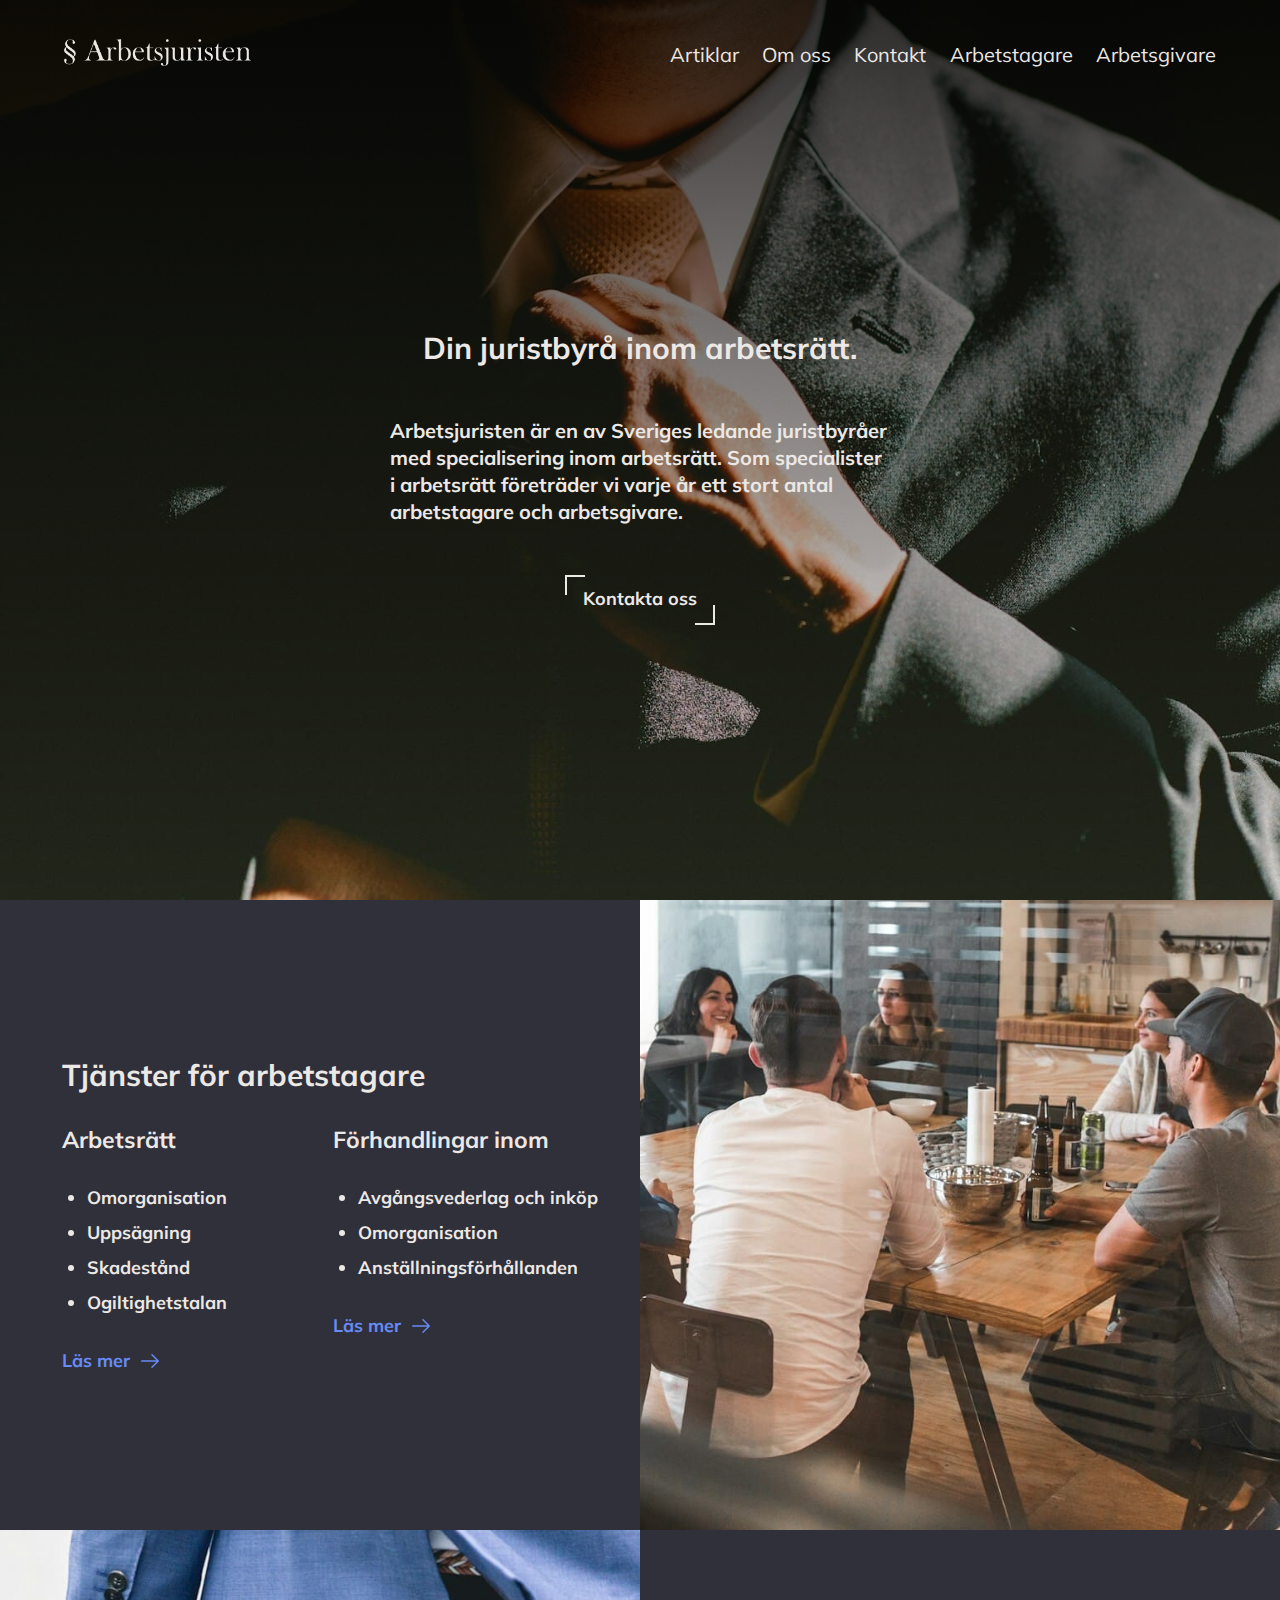
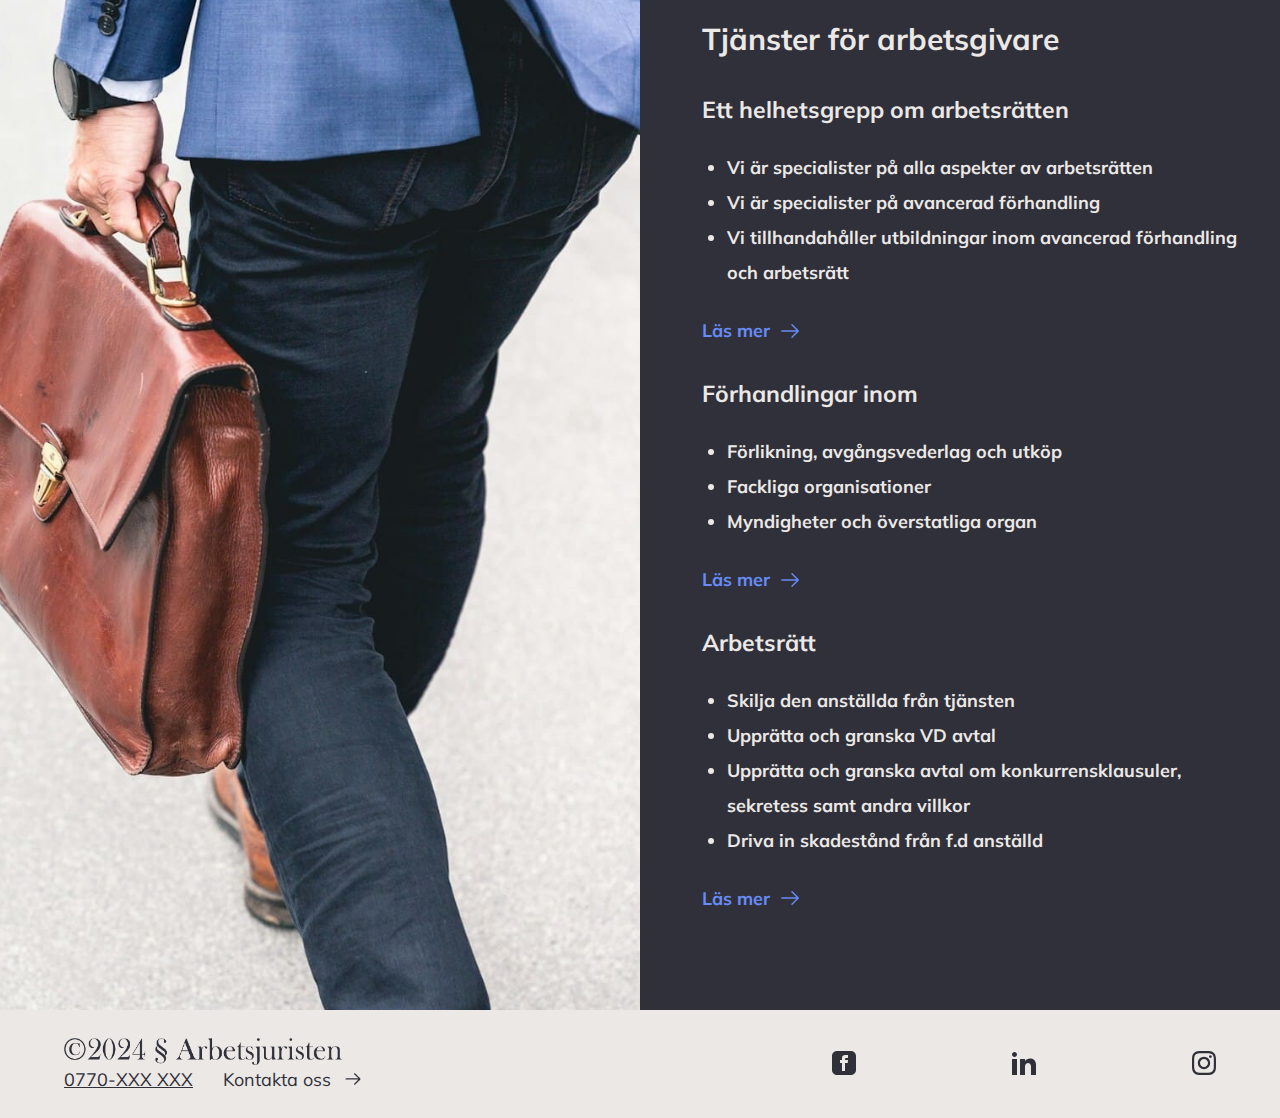
<file: index.html>
<!DOCTYPE html>
<html lang="en">
  <head>
    <meta charset="UTF-8" />
    <meta name="viewport" content="width=device-width, initial-scale=1.0" />
    <!-- Importing fonts -->
    <link rel="preconnect" href="https://fonts.googleapis.com" />
    <link rel="preconnect" href="https://fonts.gstatic.com" crossorigin />
    <link
      href="https://fonts.googleapis.com/css2?family=Mulish:wght@200..1000&display=swap"
      rel="stylesheet"
    />
    <link rel="stylesheet" href="./styles/style.css" />
    <title>§ Abetsjuristen</title>
    <link rel="icon" type="image/x-icon" href="icon/iconmonstr.ico" />
  </head>
  <body>
    <div class="homepage">
      <nav>
        <div class="logo">
          <a href="index.html">
            <img src="img/LogoLight.png" alt="Företagslogga" />
          </a>
        </div>
        <ul>
          <li>
            <a href="artiklar/artiklar.html">Artiklar</a>
            <div class="border-link"></div>
          </li>
          <li>
            <a href="omoss/omoss.html">Om oss</a>
            <div class="border-link"></div>
          </li>
          <li>
            <a href="kontakt/kontakt.html">Kontakt</a>
            <div class="border-link"></div>
          </li>
          <li>
            <a href="arbetstagare/arbetstagare.html">Arbetstagare</a>
            <div class="border-link"></div>
          </li>
          <li>
            <a href="arbetsgivare/arbetsgivare.html">Arbetsgivare</a>
            <div class="border-link"></div>
          </li>
        </ul>
      </nav>
      <div class="info-container">
        <h2>Din juristbyrå inom arbetsrätt.</h2>
        <div class="text-wrapper">
          <p>
            Arbetsjuristen är en av Sveriges ledande juristbyråer med
            specialisering inom arbetsrätt. Som specialister i arbetsrätt
            företräder vi varje år ett stort antal arbetstagare och
            arbetsgivare.
          </p>
        </div>
        <a class="button" href="kontakt/kontakt.html">
          <span class="border-line top-right-vertical"></span>
          <span class="border-line top-right-horizontal"></span>
          <p>Kontakta oss</p>
          <span class="border-line bottom-right-vertical"></span>
          <span class="border-line bottom-right-horizontal"></span>
        </a>
      </div>
    </div>
    <div class="services-for-workers">
      <div class="info-container-services">
        <div class="info-content-container-services">
          <h2>Tjänster för arbetstagare</h2>
          <div class="labour-and-negotiations-container">
            <div class="labour-law-container">
              <p>Arbetsrätt</p>
              <br />
              <ul>
                <li>Omorganisation</li>
                <li>Uppsägning</li>
                <li>Skadestånd</li>
                <li>Ogiltighetstalan</li>
              </ul>
              <br />
              <div class="read-more">
                <a href="arbetstagare/arbetstagare.html"
                  ><p>Läs mer</p>
                  <img src="icon/iconmonstr-arrow-right-lined.svg" alt=""
                /></a>
              </div>
            </div>
            <div class="negotiations-container">
              <p>Förhandlingar inom</p>
              <br />
              <ul>
                <li>Avgångsvederlag och inköp</li>
                <li>Omorganisation</li>
                <li>Anställningsförhållanden</li>
              </ul>
              <br />
              <div class="read-more">
                <a href="arbetstagare/arbetstagare.html"
                  ><p>Läs mer</p>
                  <img src="icon/iconmonstr-arrow-right-lined.svg" alt=""
                /></a>
              </div>
            </div>
          </div>
        </div>
      </div>
      <div class="image-wrapper-worker">
        <div class="service-wrapper">
          <h2>Tjänster för arbetstagare</h2>
        </div>
        <img
          src="img/Arbetstagare.jpg"
          alt="Arbetstagare som sitter runt ett bort och har trevliga konversationer med varandra."
        />
      </div>
    </div>

    <div class="services-for-employers">
      <div class="image-wrapper-employer">
        <div class="service-wrapper">
          <h2>Tjänster för arbetsgivare</h2>
        </div>
        <img
          src="img/Arbetsgivare.jpg"
          alt="Arbetsgivare i kostym som bär på en väska."
        />
      </div>
      <div class="info-container-services">
        <div class="info-content-container-services">
          <h2>Tjänster för arbetsgivare</h2>
          <div class="labour-and-negotiations-container">
            <div class="labour-law-container">
              <p>Ett helhetsgrepp om arbetsrätten</p>
              <br />
              <ul>
                <li>Vi är specialister på alla aspekter av arbetsrätten</li>
                <li>Vi är specialister på avancerad förhandling</li>
                <li>
                  Vi tillhandahåller utbildningar inom avancerad förhandling och
                  arbetsrätt
                </li>
              </ul>
              <br />
              <div class="read-more">
                <a href="arbetsgivare/arbetsgivare.html"
                  ><p>Läs mer</p>
                  <img src="icon/iconmonstr-arrow-right-lined.svg" alt=""
                /></a>
              </div>
            </div>
            <div class="negotiations-container">
              <p>Förhandlingar inom</p>
              <br />
              <ul>
                <li>Förlikning, avgångsvederlag och utköp</li>
                <li>Fackliga organisationer</li>
                <li>Myndigheter och överstatliga organ</li>
              </ul>
              <br />
              <div class="read-more">
                <a href="arbetsgivare/arbetsgivare.html"
                  ><p>Läs mer</p>
                  <img src="icon/iconmonstr-arrow-right-lined.svg" alt=""
                /></a>
              </div>
            </div>
            <div class="labour-law-comprehensive-container">
              <p>Arbetsrätt</p>
              <br />
              <ul>
                <li>Skilja den anställda från tjänsten</li>
                <li>Upprätta och granska VD avtal</li>
                <li>
                  Upprätta och granska avtal om konkurrensklausuler, sekretess
                  samt andra villkor
                </li>
                <li>Driva in skadestånd från f.d anställd</li>
              </ul>
              <br />
              <div class="read-more">
                <a href="arbetsgivare/arbetsgivare.html"
                  ><p>Läs mer</p>
                  <img src="icon/iconmonstr-arrow-right-lined.svg" alt=""
                /></a>
              </div>
            </div>
          </div>
        </div>
      </div>
    </div>
    <footer>
      <div class="footer-container">
        <div class="company-information-container">
          <div class="copyright-logo-wrapper">
            <img src="img/LogoDarkCopyright.png" alt="Företagslogga" />
          </div>
          <div class="contact-info-container">
            <p><a href="tel:0770-XXXXXX">0770-XXX XXX</a></p>
            <div class="contact-us">
              <a href="kontakt/kontakt.html"
                ><p>Kontakta oss</p>
                <img
                  src="icon/iconmonstr-arrow-right-lined-secondary.svg"
                  alt=""
              /></a>
            </div>
          </div>
        </div>
        <ul class="socials">
          <li>
            <a href="https://www.facebook.com/robin.hawiz/"
              ><img src="icon/iconmonstr-facebook-3.svg" alt="Facebook ikon"
            /></a>
          </li>
          <li>
            <a href="https://www.linkedin.com/in/robin-hawiz-328601173/"
              ><img src="icon/iconmonstr-linkedin-1.svg" alt="Linkedin ikon"
            /></a>
          </li>
          <li>
            <a href="https://www.instagram.com/robinhawiz/"
              ><img src="icon/iconmonstr-instagram-11.svg" alt="Instagram ikon"
            /></a>
          </li>
        </ul>
      </div>
    </footer>
  </body>
</html>
</file>
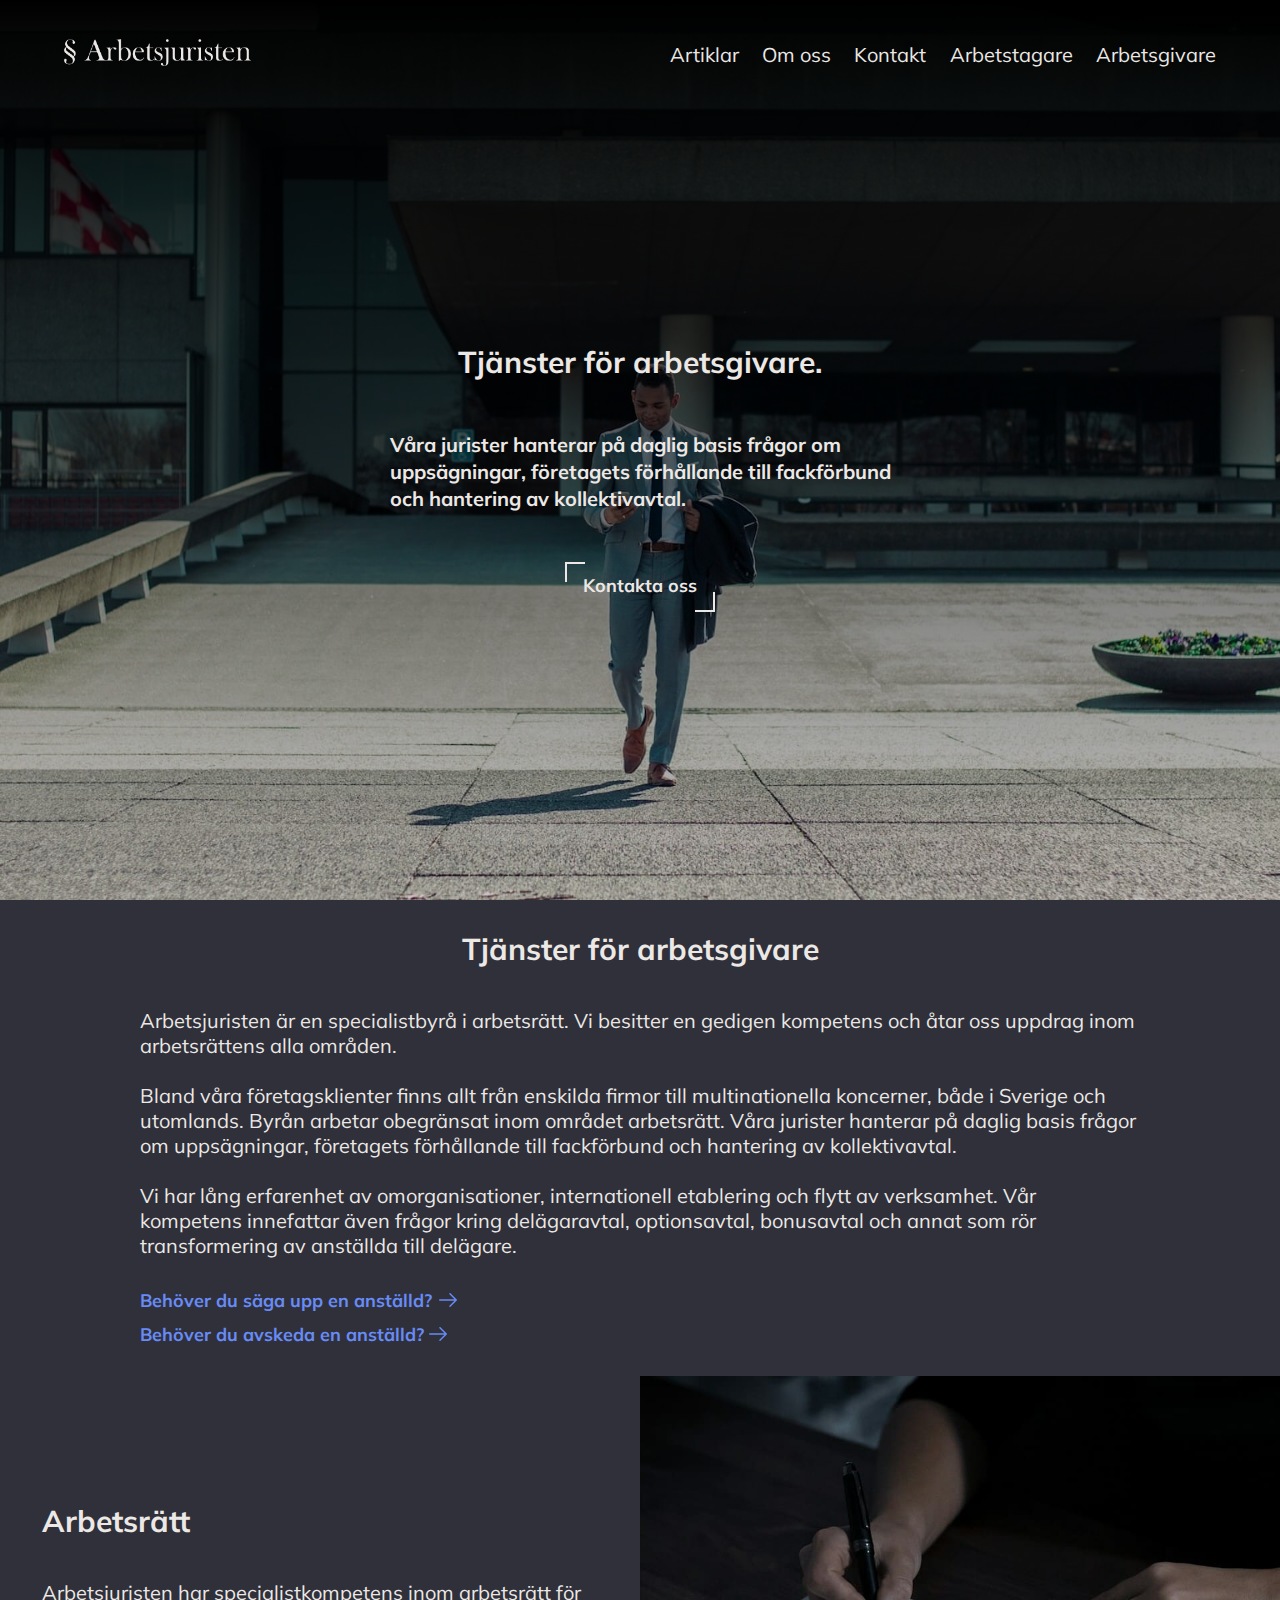
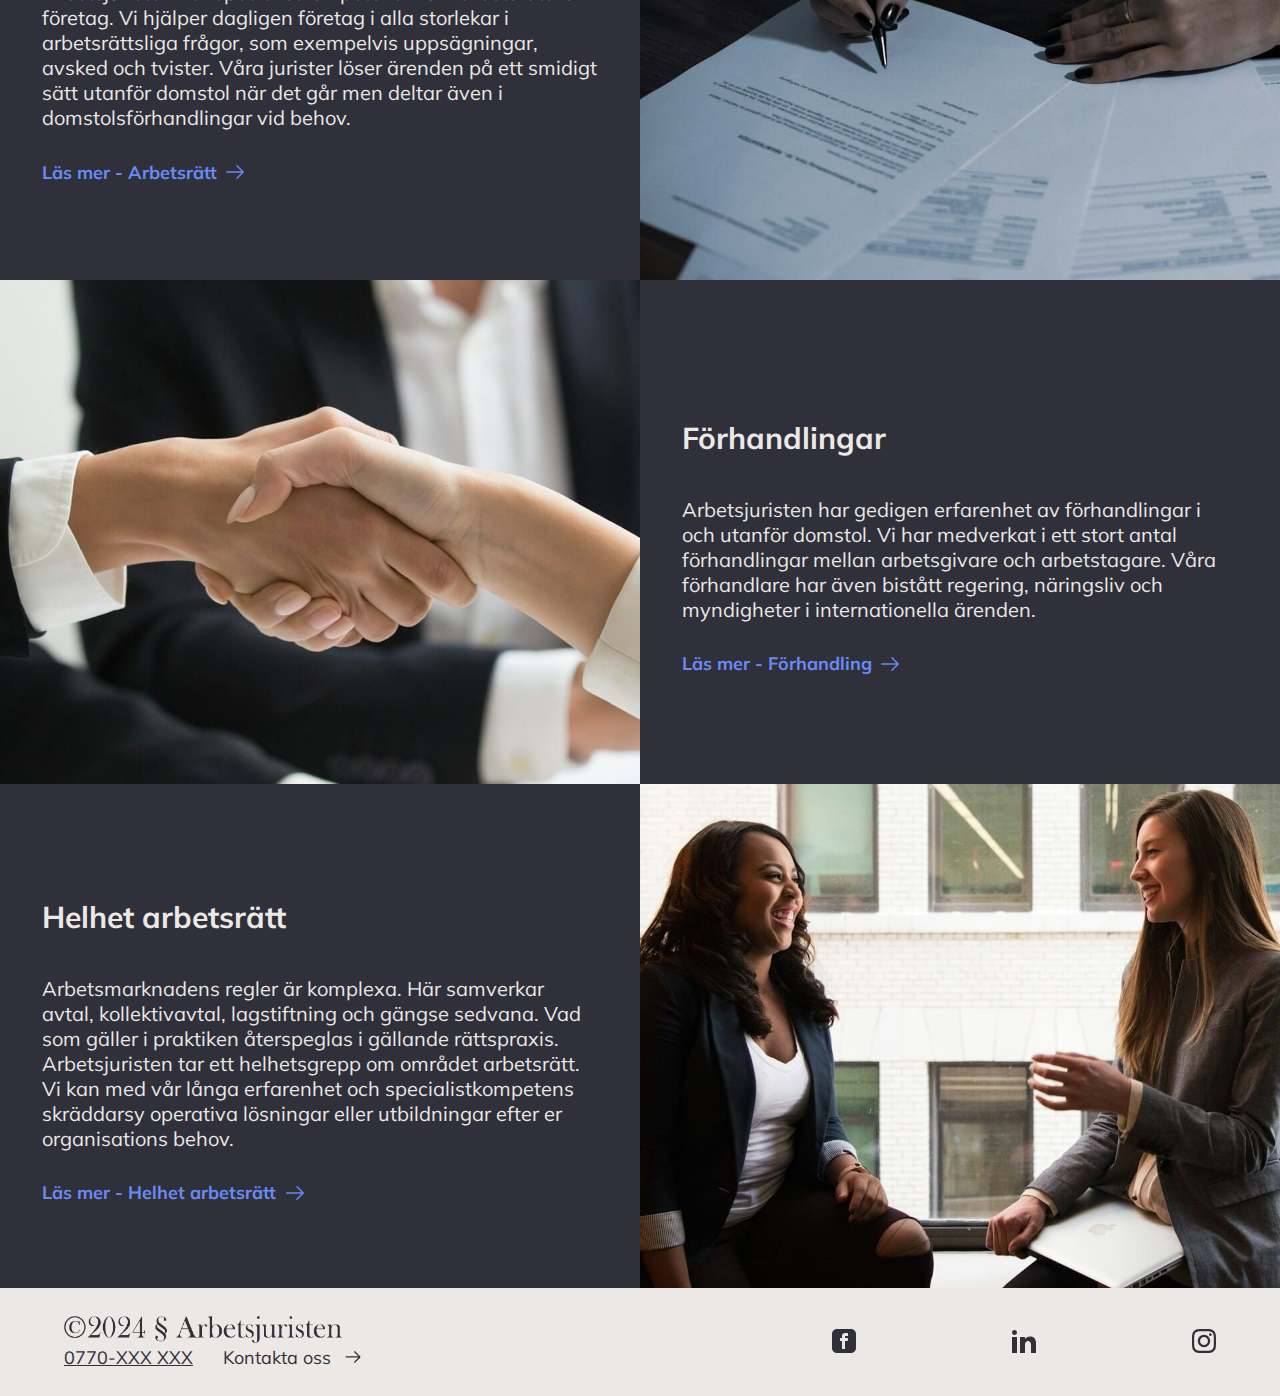
<file: arbetsgivare/arbetsgivare.html>
<!DOCTYPE html>
<html lang="en">
  <head>
    <meta charset="UTF-8" />
    <meta name="viewport" content="width=device-width, initial-scale=1.0" />
    <!-- Importing fonts -->
    <link rel="preconnect" href="https://fonts.googleapis.com" />
    <link rel="preconnect" href="https://fonts.gstatic.com" crossorigin />
    <link
      href="https://fonts.googleapis.com/css2?family=Mulish:wght@200..1000&display=swap"
      rel="stylesheet"
    />
    <link rel="stylesheet" href="../styles/style.css" />
    <title>§ Abetsjuristen</title>
    <link rel="icon" type="image/x-icon" href="../icon/iconmonstr.ico" />
  </head>
  <body>
    <div class="employer-page">
      <nav>
        <div class="logo">
          <a href="../index.html">
            <img src="../img/LogoLight.png" alt="Företagslogga" />
          </a>
        </div>
        <ul>
          <li>
            <a href="../artiklar/artiklar.html">Artiklar</a>
            <div class="border-link"></div>
          </li>
          <li>
            <a href="../omoss/omoss.html">Om oss</a>
            <div class="border-link"></div>
          </li>
          <li>
            <a href="../kontakt/kontakt.html">Kontakt</a>
            <div class="border-link"></div>
          </li>
          <li>
            <a href="../arbetstagare/arbetstagare.html">Arbetstagare</a>
            <div class="border-link"></div>
          </li>
          <li>
            <a href="../arbetsgivare/arbetsgivare.html">Arbetsgivare</a>
            <div class="border-link"></div>
          </li>
        </ul>
      </nav>
      <div class="info-container">
        <h2>Tjänster för arbetsgivare.</h2>
        <div class="text-wrapper">
          <p>
            Våra jurister hanterar på daglig basis frågor om uppsägningar,
            företagets förhållande till fackförbund och hantering av
            kollektivavtal.
          </p>
        </div>
        <a class="button" href="../kontakt/kontakt.html">
          <span class="border-line top-right-vertical"></span>
          <span class="border-line top-right-horizontal"></span>
          <p>Kontakta oss</p>
          <span class="border-line bottom-right-vertical"></span>
          <span class="border-line bottom-right-horizontal"></span>
        </a>
      </div>
    </div>
    <div class="introduction">
      <div class="introduction-container">
        <h2>Tjänster för arbetsgivare</h2>
        <p>
          Arbetsjuristen är en specialistbyrå i arbetsrätt. Vi besitter en
          gedigen kompetens och åtar oss uppdrag inom arbetsrättens alla
          områden.<br /><br />
          Bland våra företagsklienter finns allt från enskilda firmor till
          multinationella koncerner, både i Sverige och utomlands. Byrån arbetar
          obegränsat inom området arbetsrätt. Våra jurister hanterar på daglig
          basis frågor om uppsägningar, företagets förhållande till fackförbund
          och hantering av kollektivavtal.<br /><br />
          Vi har lång erfarenhet av omorganisationer, internationell etablering
          och flytt av verksamhet. Vår kompetens innefattar även frågor kring
          delägaravtal, optionsavtal, bonusavtal och annat som rör
          transformering av anställda till delägare.
        </p>
        <div class="read-more read-more-1">
          <a href="../artiklar/artiklar.html"
            ><p>Behöver du säga upp en anställd?</p>
            <img src="../icon/iconmonstr-arrow-right-lined.svg" alt=""
          /></a>
        </div>
        <div class="read-more read-more-2">
          <a href="../artiklar/artiklar.html"
            ><p>Behöver du avskeda en anställd?</p>
            <img src="../icon/iconmonstr-arrow-right-lined.svg" alt=""
          /></a>
        </div>
      </div>
    </div>
    <div class="labour-law services-page">
      <div class="services-wrapper">
        <div class="services-container">
          <h2>Arbetsrätt</h2>
          <p>
            Arbetsjuristen har specialistkompetens inom arbetsrätt för företag.
            Vi hjälper dagligen företag i alla storlekar i arbetsrättsliga
            frågor, som exempelvis uppsägningar, avsked och tvister. Våra
            jurister löser ärenden på ett smidigt sätt utanför domstol när det
            går men deltar även i domstolsförhandlingar vid behov.
          </p>
          <div class="read-more">
            <a href="tjänster/arbetsrätt.html"
              ><p>Läs mer - Arbetsrätt</p>
              <img src="../icon/iconmonstr-arrow-right-lined.svg" alt=""
            /></a>
          </div>
        </div>
      </div>
      <div class="img-wrapper">
        <div class="text-wrapper">
          <h2>Arbetsrätt</h2>
        </div>
        <img
          src="../img/ArbetsrättArbetsgivare.jpg"
          alt="Person som sitter vid ett skrivbord och skriver på ett flertal dokument."
        />
      </div>
    </div>
    <div class="negotiations services-page">
      <div class="img-wrapper">
        <div class="text-wrapper">
          <h2>Förhandlingar</h2>
        </div>
        <img
          src="../img/FörhandlingarArbetsgivare.jpg"
          alt="Två personer som skakar hand med varandra"
        />
      </div>
      <div class="services-wrapper">
        <div class="services-container">
          <h2>Förhandlingar</h2>
          <p>
            Arbetsjuristen har gedigen erfarenhet av förhandlingar i och utanför
            domstol. Vi har medverkat i ett stort antal förhandlingar mellan
            arbetsgivare och arbetstagare. Våra förhandlare har även bistått
            regering, näringsliv och myndigheter i internationella ärenden.
          </p>
          <div class="read-more negotiations">
            <a href="tjänster/förhandling.html"
              ><p>Läs mer - Förhandling</p>
              <img src="../icon/iconmonstr-arrow-right-lined.svg" alt=""
            /></a>
          </div>
        </div>
      </div>
    </div>
    <div class="overall-labour-law services-page">
      <div class="services-wrapper">
        <div class="services-container">
          <h2>Helhet arbetsrätt</h2>
          <p>
            Arbetsmarknadens regler är komplexa. Här samverkar avtal,
            kollektivavtal, lagstiftning och gängse sedvana. Vad som gäller i
            praktiken återspeglas i gällande rättspraxis. Arbetsjuristen tar ett
            helhetsgrepp om området arbetsrätt. Vi kan med vår långa erfarenhet
            och specialistkompetens skräddarsy operativa lösningar eller
            utbildningar efter er organisations behov.
          </p>
          <div class="read-more overall-labour-law">
            <a href="tjänster/helhetarbetsrätt.html"
              ><p>Läs mer - Helhet arbetsrätt</p>
              <img src="../icon/iconmonstr-arrow-right-lined.svg" alt=""
            /></a>
          </div>
        </div>
      </div>
      <div class="img-wrapper">
        <div class="text-wrapper">
          <h2>Helhet arbetsrätt</h2>
        </div>
        <img
          class="overall-labour-law"
          src="../img/HelhetArbetsrättArbetsgivare.jpg"
          alt="Två kvinnor som sitter vid ett fönster och talar med varandra."
        />
      </div>
    </div>
    <footer>
      <div class="footer-container">
        <div class="company-information-container">
          <div class="copyright-logo-wrapper">
            <img src="../img/LogoDarkCopyright.png" alt="Företagslogga" />
          </div>
          <div class="contact-info-container">
            <p><a href="tel:0770-XXXXXX">0770-XXX XXX</a></p>
            <div class="contact-us">
              <a href="../kontakt/kontakt.html"
                ><p>Kontakta oss</p>
                <img
                  src="../icon/iconmonstr-arrow-right-lined-secondary.svg"
                  alt=""
              /></a>
            </div>
          </div>
        </div>
        <ul class="socials">
          <li>
            <a href="https://www.facebook.com/robin.hawiz/"
              ><img src="../icon/iconmonstr-facebook-3.svg" alt="Facebook ikon"
            /></a>
          </li>
          <li>
            <a href="https://www.linkedin.com/in/robin-hawiz-328601173/"
              ><img src="../icon/iconmonstr-linkedin-1.svg" alt="LinkedIn ikon"
            /></a>
          </li>
          <li>
            <a href="https://www.instagram.com/robinhawiz/"
              ><img
                src="../icon/iconmonstr-instagram-11.svg"
                alt="Instagram ikon"
            /></a>
          </li>
        </ul>
      </div>
    </footer>
  </body>
</html>
</file>
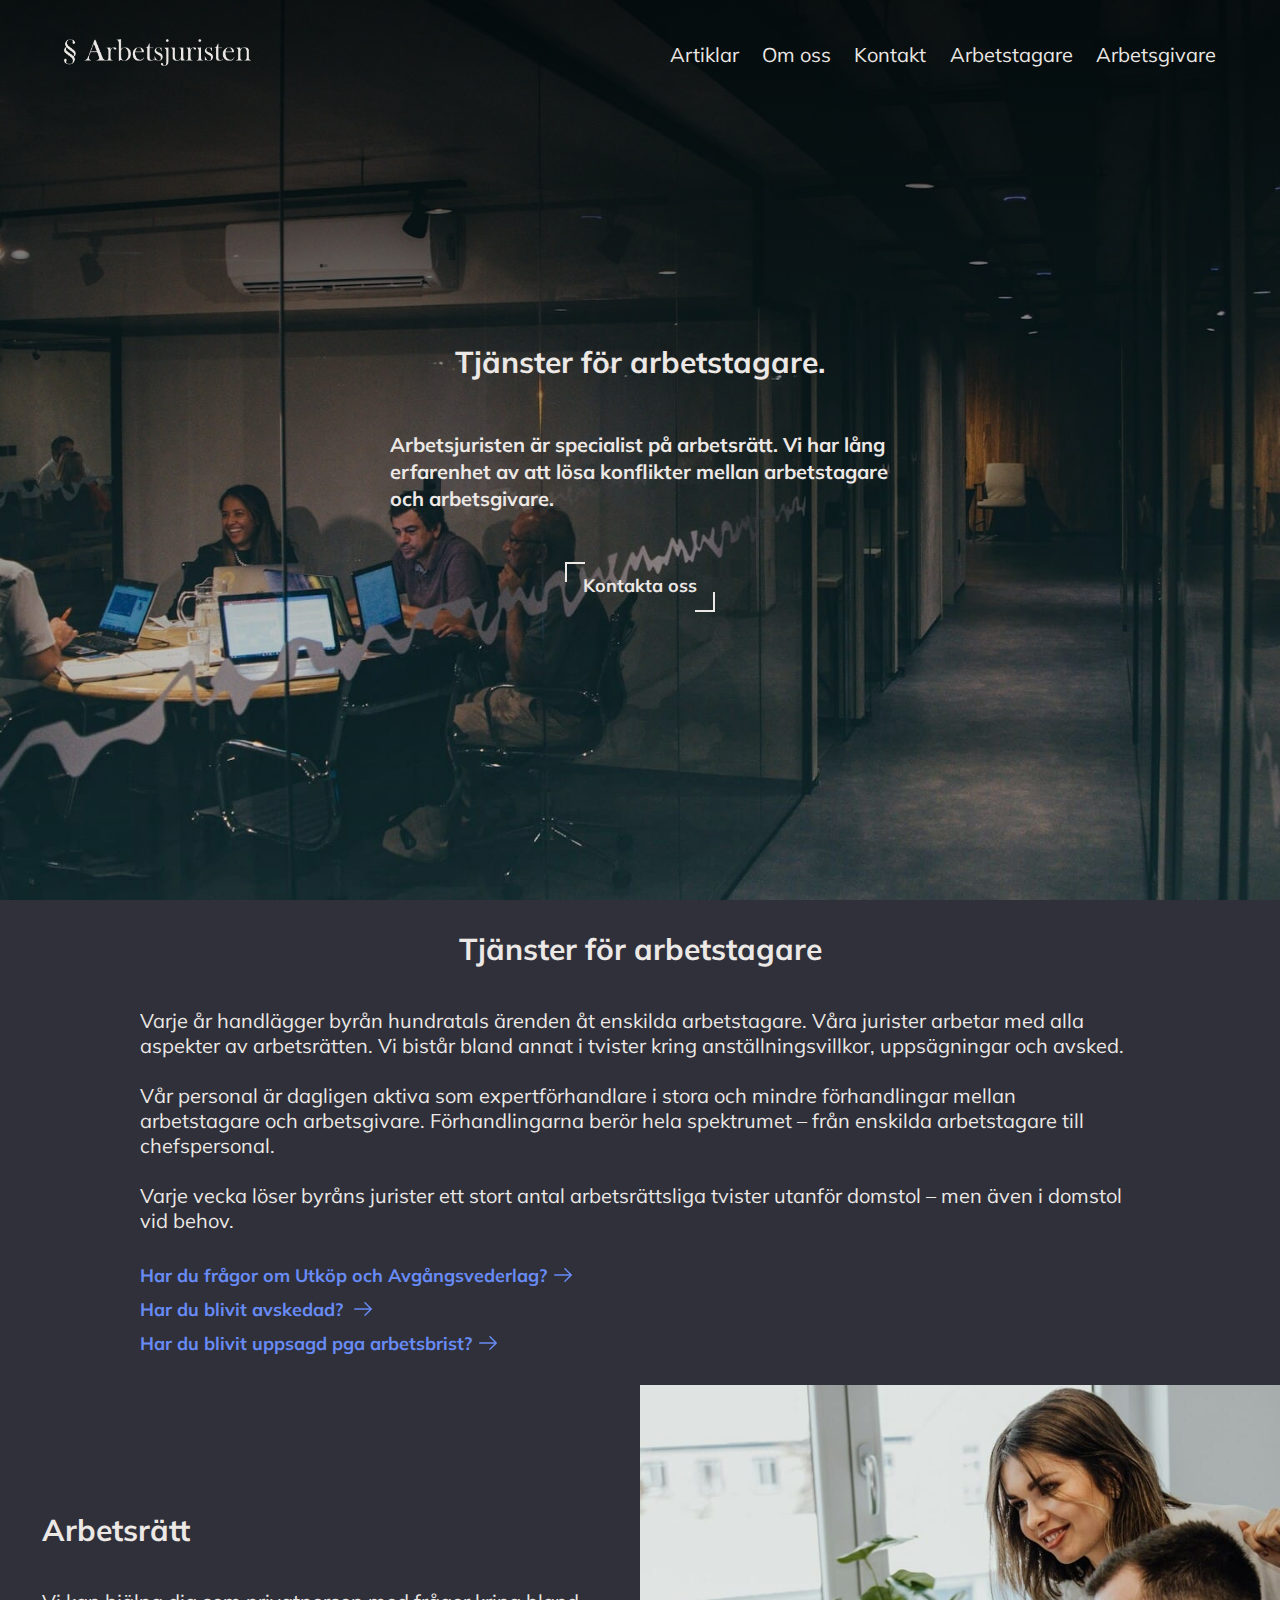
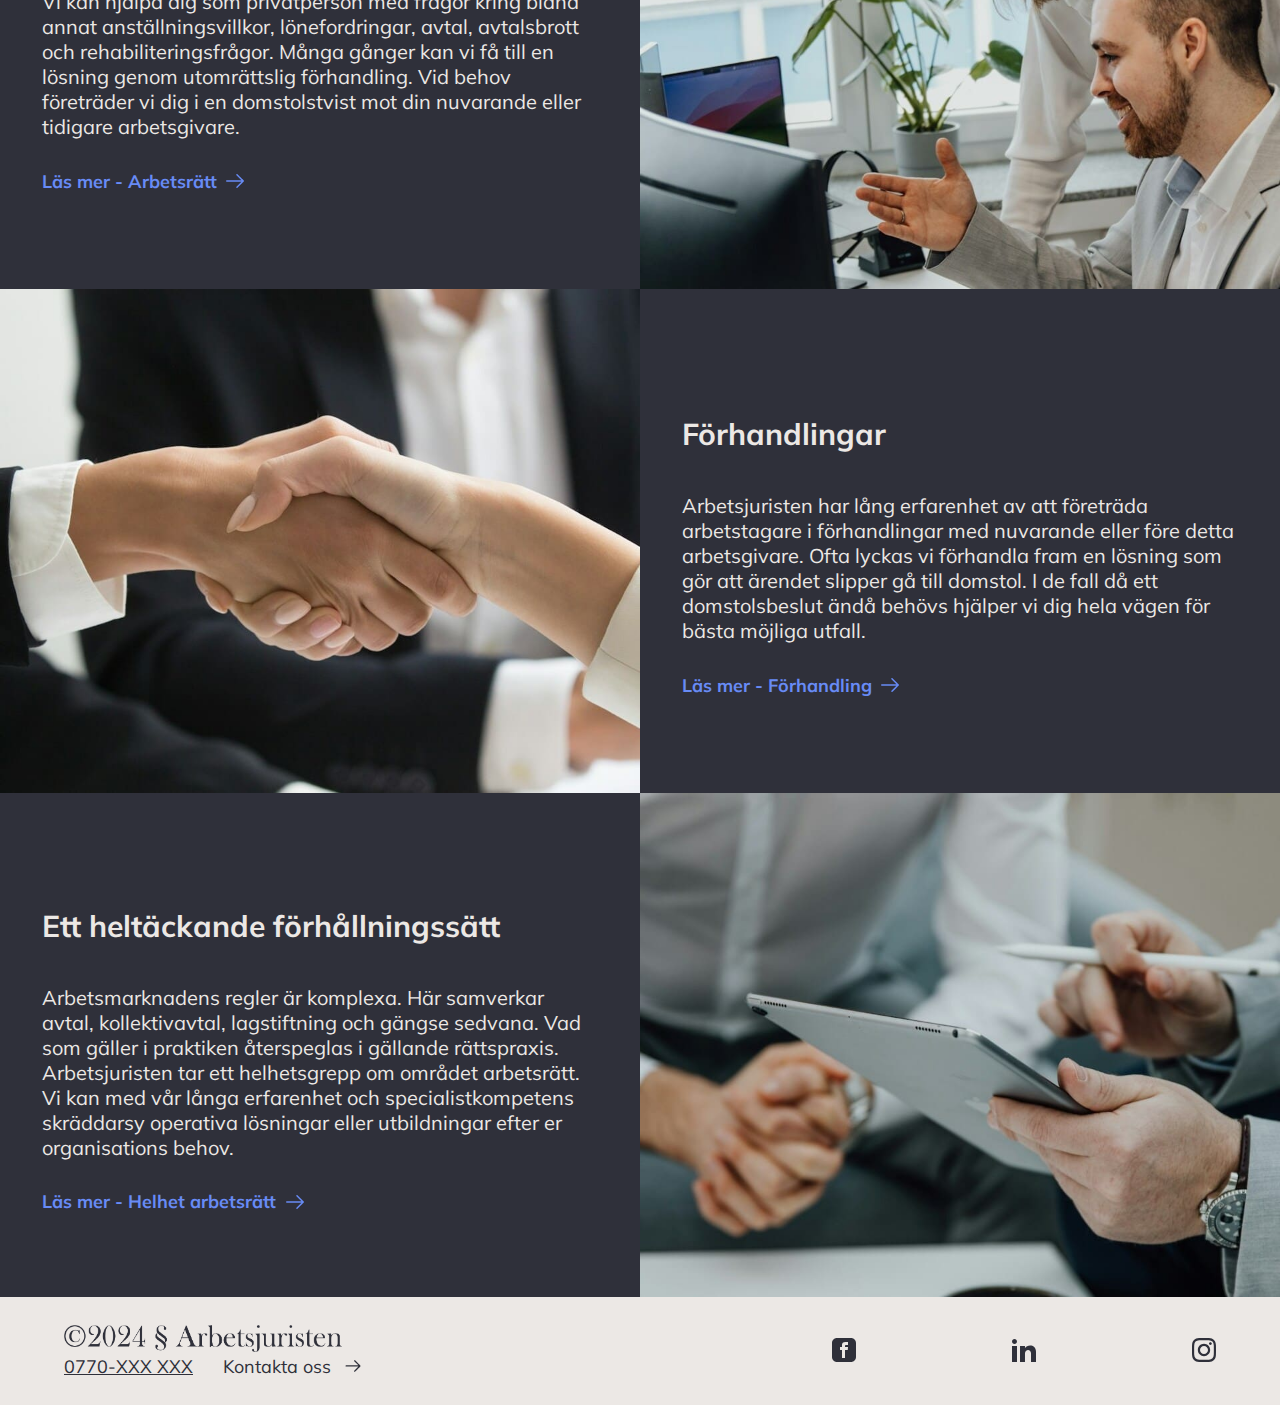
<file: arbetstagare/arbetstagare.html>
<!DOCTYPE html>
<html lang="en">
  <head>
    <meta charset="UTF-8" />
    <meta name="viewport" content="width=device-width, initial-scale=1.0" />
    <!-- Importing fonts -->
    <link rel="preconnect" href="https://fonts.googleapis.com" />
    <link rel="preconnect" href="https://fonts.gstatic.com" crossorigin />
    <link
      href="https://fonts.googleapis.com/css2?family=Mulish:wght@200..1000&display=swap"
      rel="stylesheet"
    />
    <link rel="stylesheet" href="../styles/style.css" />
    <title>§ Abetsjuristen</title>
    <link rel="icon" type="image/x-icon" href="../icon/iconmonstr.ico" />
  </head>
  <body>
    <div class="employees-page">
      <nav>
        <div class="logo">
          <a href="../index.html">
            <img src="../img/LogoLight.png" alt="Företagslogga" />
          </a>
        </div>
        <ul>
          <li>
            <a href="../artiklar/artiklar.html">Artiklar</a>
            <div class="border-link"></div>
          </li>
          <li>
            <a href="../omoss/omoss.html">Om oss</a>
            <div class="border-link"></div>
          </li>
          <li>
            <a href="../kontakt/kontakt.html">Kontakt</a>
            <div class="border-link"></div>
          </li>
          <li>
            <a href="../arbetstagare/arbetstagare.html">Arbetstagare</a>
            <div class="border-link"></div>
          </li>
          <li>
            <a href="../arbetsgivare/arbetsgivare.html">Arbetsgivare</a>
            <div class="border-link"></div>
          </li>
        </ul>
      </nav>
      <div class="info-container">
        <h2>Tjänster för arbetstagare.</h2>
        <div class="text-wrapper">
          <p>
            Arbetsjuristen är specialist på arbetsrätt. Vi har lång erfarenhet
            av att lösa konflikter mellan arbetstagare och arbetsgivare.
          </p>
        </div>
        <a class="button" href="../kontakt/kontakt.html">
          <span class="border-line top-right-vertical"></span>
          <span class="border-line top-right-horizontal"></span>
          <p>Kontakta oss</p>
          <span class="border-line bottom-right-vertical"></span>
          <span class="border-line bottom-right-horizontal"></span>
        </a>
      </div>
    </div>
    <div class="introduction employee">
      <div class="introduction-container">
        <h2>Tjänster för arbetstagare</h2>
        <p>
          Varje år handlägger byrån hundratals ärenden åt enskilda arbetstagare.
          Våra jurister arbetar med alla aspekter av arbetsrätten. Vi bistår
          bland annat i tvister kring anställningsvillkor, uppsägningar och
          avsked. <br /><br />Vår personal är dagligen aktiva som
          expertförhandlare i stora och mindre förhandlingar mellan arbetstagare
          och arbetsgivare. Förhandlingarna berör hela spektrumet – från
          enskilda arbetstagare till chefspersonal. <br /><br />Varje vecka
          löser byråns jurister ett stort antal arbetsrättsliga tvister utanför
          domstol – men även i domstol vid behov.
        </p>
        <div class="read-more read-more-1">
          <a href="../artiklar/artiklar.html"
            ><p>Har du frågor om Utköp och Avgångsvederlag?</p>
            <img src="../icon/iconmonstr-arrow-right-lined.svg" alt=""
          /></a>
        </div>
        <div class="read-more read-more-2">
          <a href="../artiklar/artiklar.html"
            ><p>Har du blivit avskedad?</p>
            <img src="../icon/iconmonstr-arrow-right-lined.svg" alt=""
          /></a>
        </div>
        <div class="read-more read-more-3">
          <a href="../artiklar/artiklar.html"
            ><p>Har du blivit uppsagd pga arbetsbrist?</p>
            <img src="../icon/iconmonstr-arrow-right-lined.svg" alt=""
          /></a>
        </div>
      </div>
    </div>
    <div class="labour-law services-page">
      <div class="services-wrapper">
        <div class="services-container">
          <h2>Arbetsrätt</h2>
          <p>
            Vi kan hjälpa dig som privatperson med frågor kring bland annat
            anställningsvillkor, lönefordringar, avtal, avtalsbrott och
            rehabiliteringsfrågor. Många gånger kan vi få till en lösning genom
            utomrättslig förhandling. Vid behov företräder vi dig i en
            domstolstvist mot din nuvarande eller tidigare arbetsgivare.
          </p>
          <div class="read-more">
            <a href="tjänster/arbetsrätt.html"
              ><p>Läs mer - Arbetsrätt</p>
              <img src="../icon/iconmonstr-arrow-right-lined.svg" alt=""
            /></a>
          </div>
        </div>
      </div>
      <div class="img-wrapper">
        <div class="text-wrapper">
          <h2>Arbetsrätt</h2>
        </div>
        <img
          src="../img/ArbetsrättArbetstagare.jpg"
          alt="En kvinna och en man som tittar på en skärm tillsammans"
        />
      </div>
    </div>
    <div class="negotiations services-page">
      <div class="img-wrapper">
        <div class="text-wrapper">
          <h2>Förhandlingar</h2>
        </div>
        <img
          src="../img/FörhandlingarArbetsgivare.jpg"
          alt="Två personer som skakar hand med varandra"
        />
      </div>
      <div class="services-wrapper">
        <div class="services-container">
          <h2>Förhandlingar</h2>
          <p>
            Arbetsjuristen har lång erfarenhet av att företräda arbetstagare i
            förhandlingar med nuvarande eller före detta arbetsgivare. Ofta
            lyckas vi förhandla fram en lösning som gör att ärendet slipper gå
            till domstol. I de fall då ett domstolsbeslut ändå behövs hjälper vi
            dig hela vägen för bästa möjliga utfall.
          </p>
          <div class="read-more negotiations">
            <a href="tjänster/förhandling.html"
              ><p>Läs mer - Förhandling</p>
              <img src="../icon/iconmonstr-arrow-right-lined.svg" alt=""
            /></a>
          </div>
        </div>
      </div>
    </div>
    <div class="overall-labour-law services-page">
      <div class="services-wrapper">
        <div class="services-container">
          <h2>Ett heltäckande förhållningssätt</h2>
          <p>
            Arbetsmarknadens regler är komplexa. Här samverkar avtal,
            kollektivavtal, lagstiftning och gängse sedvana. Vad som gäller i
            praktiken återspeglas i gällande rättspraxis. Arbetsjuristen tar ett
            helhetsgrepp om området arbetsrätt. Vi kan med vår långa erfarenhet
            och specialistkompetens skräddarsy operativa lösningar eller
            utbildningar efter er organisations behov.
          </p>
          <div class="read-more overall-labour-law">
            <a href="tjänster/helhetarbetsrätt.html"
              ><p>Läs mer - Helhet arbetsrätt</p>
              <img src="../icon/iconmonstr-arrow-right-lined.svg" alt=""
            /></a>
          </div>
        </div>
      </div>
      <div class="img-wrapper">
        <div class="text-wrapper">
          <h2>Helhet arbetsrätt</h2>
        </div>
        <img
          class="overall-labour-law"
          src="../img/HelhetArbetsrättArbetstagare.jpg"
          alt="En person som håller i en surfplatta."
        />
      </div>
    </div>
    <footer>
      <div class="footer-container">
        <div class="company-information-container">
          <div class="copyright-logo-wrapper">
            <img src="../img/LogoDarkCopyright.png" alt="Företagslogga" />
          </div>
          <div class="contact-info-container">
            <p><a href="tel:0770-XXXXXX">0770-XXX XXX</a></p>
            <div class="contact-us">
              <a href="../kontakt/kontakt.html"
                ><p>Kontakta oss</p>
                <img
                  src="../icon/iconmonstr-arrow-right-lined-secondary.svg"
                  alt=""
              /></a>
            </div>
          </div>
        </div>
        <ul class="socials">
          <li>
            <a href="https://www.facebook.com/robin.hawiz/"
              ><img src="../icon/iconmonstr-facebook-3.svg" alt="Facebook ikon"
            /></a>
          </li>
          <li>
            <a href="https://www.linkedin.com/in/robin-hawiz-328601173/"
              ><img src="../icon/iconmonstr-linkedin-1.svg" alt="LinkedIn ikon"
            /></a>
          </li>
          <li>
            <a href="https://www.instagram.com/robinhawiz/"
              ><img
                src="../icon/iconmonstr-instagram-11.svg"
                alt="Instagram ikon"
            /></a>
          </li>
        </ul>
      </div>
    </footer>
  </body>
</html>
</file>
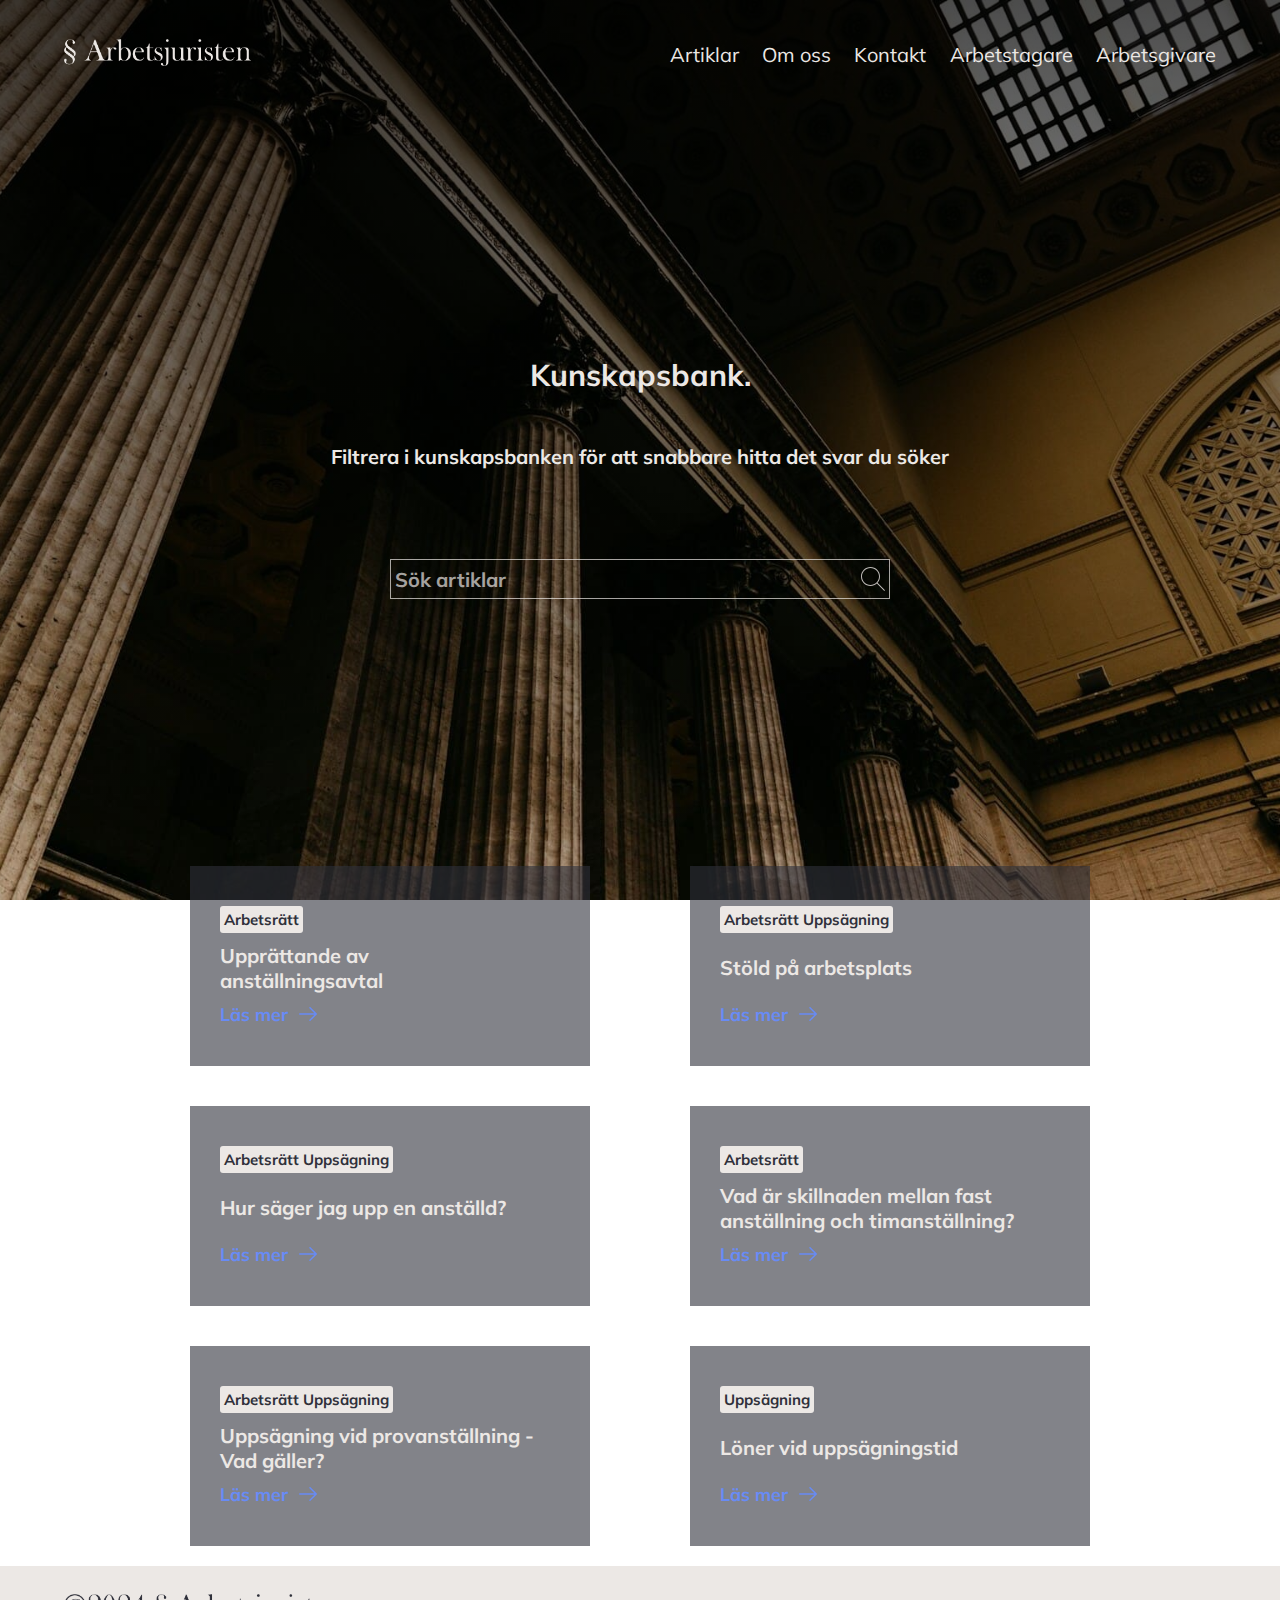
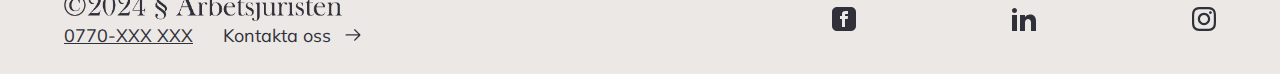
<file: artiklar/artiklar.html>
<!DOCTYPE html>
<html lang="en">
  <head>
    <meta charset="UTF-8" />
    <meta name="viewport" content="width=device-width, initial-scale=1.0" />
    <!-- Importing fonts -->
    <link rel="preconnect" href="https://fonts.googleapis.com" />
    <link rel="preconnect" href="https://fonts.gstatic.com" crossorigin />
    <link
      href="https://fonts.googleapis.com/css2?family=Mulish:wght@200..1000&display=swap"
      rel="stylesheet"
    />
    <link rel="stylesheet" href="../styles/style.css" />
    <title>§ Abetsjuristen</title>
    <link rel="icon" type="image/x-icon" href="../icon/iconmonstr.ico" />
  </head>
  <body>
    <div class="articles-page">
      <nav>
        <div class="logo">
          <a href="../index.html">
            <img src="../img/LogoLight.png" alt="" />
          </a>
        </div>
        <ul>
          <li>
            <a href="../artiklar/artiklar.html">Artiklar</a>
            <div class="border-link"></div>
          </li>
          <li>
            <a href="../omoss/omoss.html">Om oss</a>
            <div class="border-link"></div>
          </li>
          <li>
            <a href="../kontakt/kontakt.html">Kontakt</a>
            <div class="border-link"></div>
          </li>
          <li>
            <a href="../arbetstagare/arbetstagare.html">Arbetstagare</a>
            <div class="border-link"></div>
          </li>
          <li>
            <a href="../arbetsgivare/arbetsgivare.html">Arbetsgivare</a>
            <div class="border-link"></div>
          </li>
        </ul>
      </nav>
      <div class="page-content">
        <div class="info-container">
          <h2>Kunskapsbank.</h2>
          <div class="articles-text-wrapper">
            <p>
              Filtrera i kunskapsbanken för att snabbare hitta det svar du söker
            </p>
          </div>
          <div class="search-box input-box">
            <input type="text" name="search" id="search" required />
            <label class="search" for="search">Sök artiklar</label>
            <img src="../icon/iconmonstr-search-thin.svg" alt="" />
          </div>
        </div>
        <div class="article-box-container">
          <div class="article-box box-1">
            <p class="label">Arbetsrätt</p>
            <p class="title">Upprättande av anställningsavtal</p>
            <div class="read-more">
              <a href="artikel/artikel.html"
                ><p>Läs mer</p>
                <img src="../icon/iconmonstr-arrow-right-lined.svg" alt=""
              /></a>
            </div>
          </div>
          <div class="article-box box-2">
            <p class="label">Arbetsrätt Uppsägning</p>
            <p class="title">Stöld på arbetsplats</p>
            <div class="read-more">
              <a href="artikel/artikel.html"
                ><p>Läs mer</p>
                <img src="../icon/iconmonstr-arrow-right-lined.svg" alt=""
              /></a>
            </div>
          </div>
          <div class="article-box box-3">
            <p class="label">Arbetsrätt Uppsägning</p>
            <p class="title">Hur säger jag upp en anställd?</p>
            <div class="read-more">
              <a href="artikel/artikel.html"
                ><p>Läs mer</p>
                <img src="../icon/iconmonstr-arrow-right-lined.svg" alt=""
              /></a>
            </div>
          </div>
          <div class="article-box box-4">
            <p class="label">Arbetsrätt</p>
            <p class="title">
              Vad är skillnaden mellan fast anställning och timanställning?
            </p>
            <div class="read-more">
              <a href="artikel/artikel.html"
                ><p>Läs mer</p>
                <img src="../icon/iconmonstr-arrow-right-lined.svg" alt=""
              /></a>
            </div>
          </div>
          <div class="article-box box-5">
            <p class="label">Arbetsrätt Uppsägning</p>
            <p class="title">Uppsägning vid provanställning - Vad gäller?</p>
            <div class="read-more">
              <a href="artikel/artikel.html"
                ><p>Läs mer</p>
                <img src="../icon/iconmonstr-arrow-right-lined.svg" alt=""
              /></a>
            </div>
          </div>
          <div class="article-box box-6">
            <p class="label">Uppsägning</p>
            <p class="title">Löner vid uppsägningstid</p>
            <div class="read-more">
              <a href="artikel/artikel.html"
                ><p>Läs mer</p>
                <img src="../icon/iconmonstr-arrow-right-lined.svg" alt=""
              /></a>
            </div>
          </div>
        </div>
      </div>
    </div>
    <footer>
      <div class="footer-container">
        <div class="company-information-container">
          <div class="copyright-logo-wrapper">
            <img src="../img/LogoDarkCopyright.png" alt="" />
          </div>
          <div class="contact-info-container">
            <p><a href="tel:0770-XXXXXX">0770-XXX XXX</a></p>
            <div class="contact-us">
              <a href="../kontakt/kontakt.html"
                ><p>Kontakta oss</p>
                <img
                  src="../icon/iconmonstr-arrow-right-lined-secondary.svg"
                  alt=""
              /></a>
            </div>
          </div>
        </div>
        <ul class="socials">
          <li>
            <a href="https://www.facebook.com/robin.hawiz/"
              ><img src="../icon/iconmonstr-facebook-3.svg" alt="Facebook ikon"
            /></a>
          </li>
          <li>
            <a href="https://www.linkedin.com/in/robin-hawiz-328601173/"
              ><img src="../icon/iconmonstr-linkedin-1.svg" alt="LinkedIn ikon"
            /></a>
          </li>
          <li>
            <a href="https://www.instagram.com/robinhawiz/"
              ><img
                src="../icon/iconmonstr-instagram-11.svg"
                alt="Instagram ikon"
            /></a>
          </li>
        </ul>
      </div>
    </footer>
  </body>
</html>
</file>
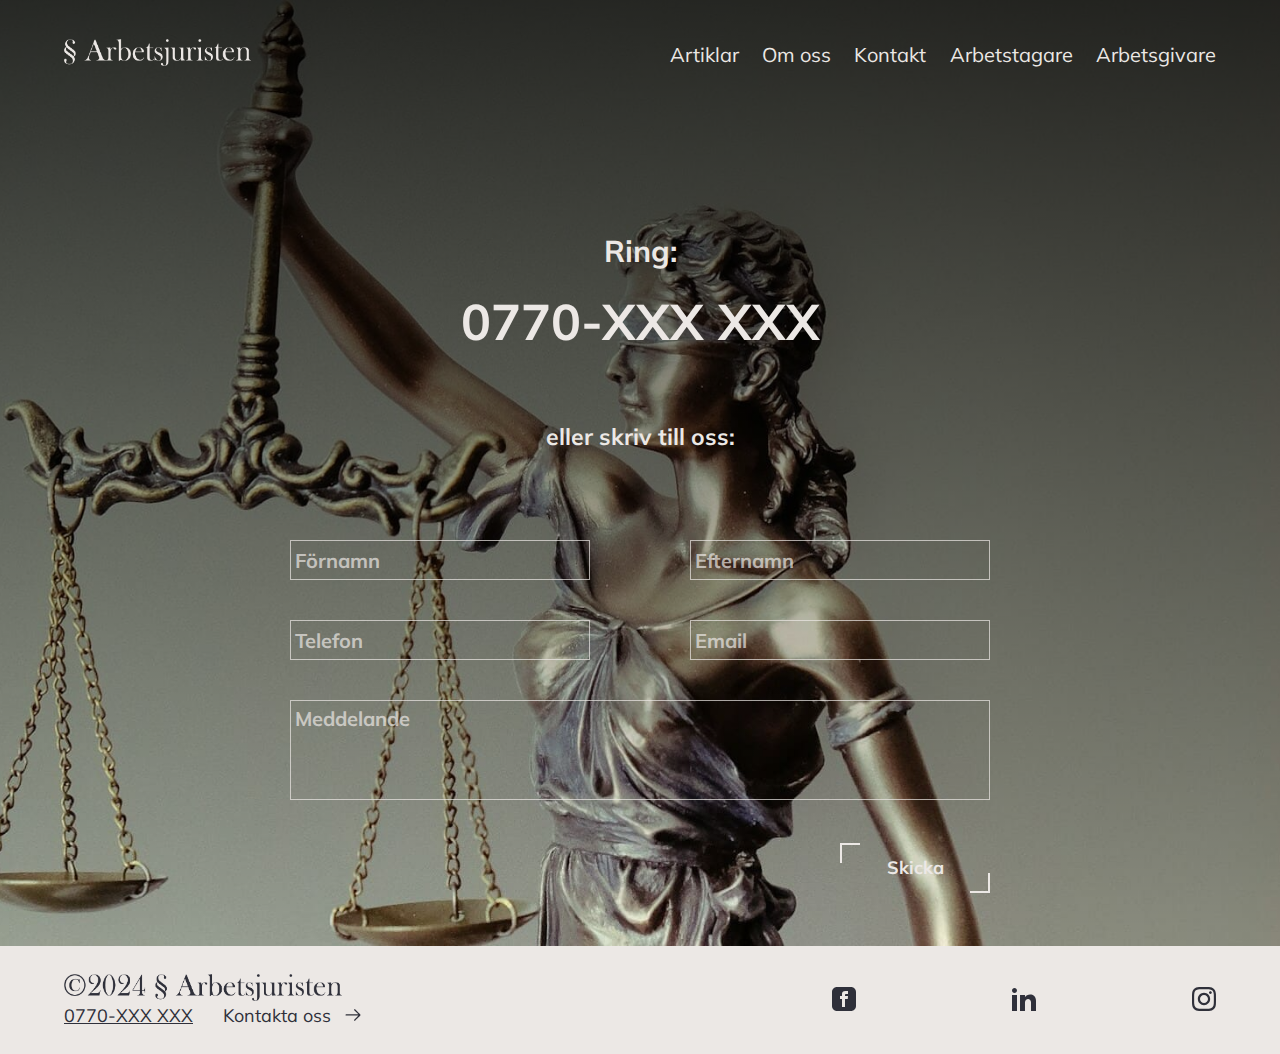
<file: kontakt/kontakt.html>
<!DOCTYPE html>
<html lang="en">
  <head>
    <meta charset="UTF-8" />
    <meta name="viewport" content="width=device-width, initial-scale=1.0" />
    <!-- Importing fonts -->
    <link rel="preconnect" href="https://fonts.googleapis.com" />
    <link rel="preconnect" href="https://fonts.gstatic.com" crossorigin />
    <link
      href="https://fonts.googleapis.com/css2?family=Mulish:wght@200..1000&display=swap"
      rel="stylesheet"
    />
    <link rel="stylesheet" href="../styles/style.css" />
    <title>§ Abetsjuristen</title>
    <link rel="icon" type="image/x-icon" href="../icon/iconmonstr.ico" />
  </head>
  <div class="contact-page">
    <nav>
      <div class="logo">
        <a href="../index.html">
          <img src="../img/LogoLight.png" alt="Företagslogga" />
        </a>
      </div>
      <ul>
        <li>
          <a href="../artiklar/artiklar.html">Artiklar</a>
          <div class="border-link"></div>
        </li>
        <li>
          <a href="../omoss/omoss.html">Om oss</a>
          <div class="border-link"></div>
        </li>
        <li>
          <a href="../kontakt/kontakt.html">Kontakt</a>
          <div class="border-link"></div>
        </li>
        <li>
          <a href="../arbetstagare/arbetstagare.html">Arbetstagare</a>
          <div class="border-link"></div>
        </li>
        <li>
          <a href="../arbetsgivare/arbetsgivare.html">Arbetsgivare</a>
          <div class="border-link"></div>
        </li>
      </ul>
    </nav>
    <div class="info-container">
      <h2>Ring:</h2>
      <h1><a href="tel:0770-XXXXXX">0770-XXX XXX</a></h1>
      <div class="text-wrapper">
        <p>eller skriv till oss:</p>
      </div>
      <form>
        <div class="input-box-container row-1">
          <div class="firstname-box input-box">
            <input type="text" name="firstname" id="firstname" required />
            <label class="firstname" for="firstname">Förnamn</label>
          </div>
          <div class="surname-box input-box">
            <input type="text" name="surname" id="surname" required />
            <label for="surname">Efternamn</label>
          </div>
        </div>
        <div class="input-box-container row-2">
          <div class="phone-box input-box">
            <input type="text" name="phone" id="phone" required />
            <label class="phone" for="phone">Telefon</label>
          </div>
          <div class="email-box input-box">
            <input type="text" name="email" id="email" required />
            <label for="email">Email</label>
          </div>
        </div>
        <div class="input-box-container row-3">
          <div class="message-box input-box">
            <textarea
              type="text"
              name="message"
              id="message"
              rows="3"
              cols="1000"
              required
            ></textarea>
            <label for="message">Meddelande</label>
          </div>
        </div>
        <button>
          <span class="border-line top-right-vertical"></span>
          <span class="border-line top-right-horizontal"></span>
          <p>Skicka</p>
          <span class="border-line bottom-right-vertical"></span>
          <span class="border-line bottom-right-horizontal"></span>
        </button>
      </form>
    </div>
  </div>
  <footer>
    <div class="footer-container">
      <div class="company-information-container">
        <div class="copyright-logo-wrapper">
          <img src="../img/LogoDarkCopyright.png" alt="Företagslogga" />
        </div>
        <div class="contact-info-container">
          <p><a href="tel:0770-XXX XXX">0770-XXX XXX</a></p>
          <div class="contact-us">
            <a href="../kontakt/kontakt.html"
              ><p>Kontakta oss</p>
              <img
                src="../icon/iconmonstr-arrow-right-lined-secondary.svg"
                alt=""
            /></a>
          </div>
        </div>
      </div>
      <ul class="socials">
        <li>
          <a href="https://www.facebook.com/robin.hawiz/"
            ><img src="../icon/iconmonstr-facebook-3.svg" alt="Facebook ikon"
          /></a>
        </li>
        <li>
          <a href="https://www.linkedin.com/in/robin-hawiz-328601173/"
            ><img src="../icon/iconmonstr-linkedin-1.svg" alt="LinkedIn ikon"
          /></a>
        </li>
        <li>
          <a href="https://www.instagram.com/robinhawiz/"
            ><img
              src="../icon/iconmonstr-instagram-11.svg"
              alt="Instagram ikon"
          /></a>
        </li>
      </ul>
    </div>
  </footer>
</html>
</file>
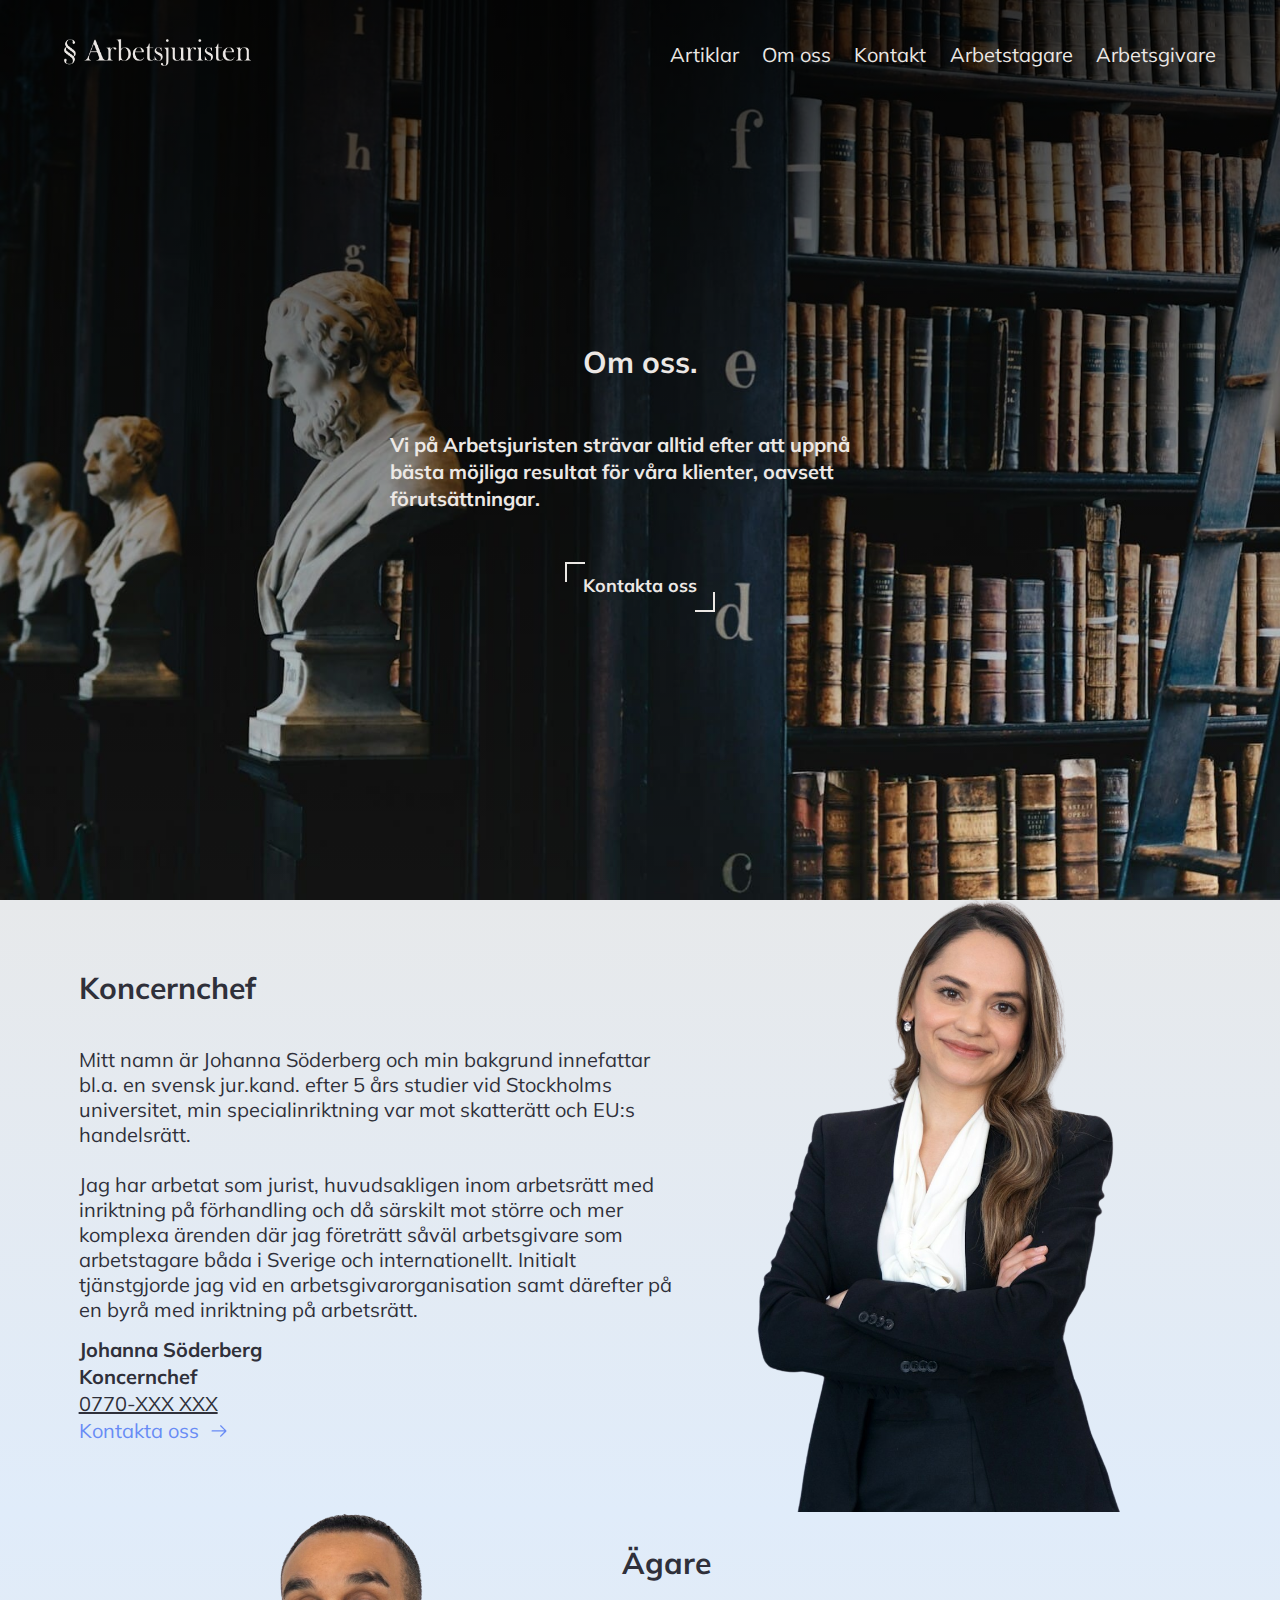
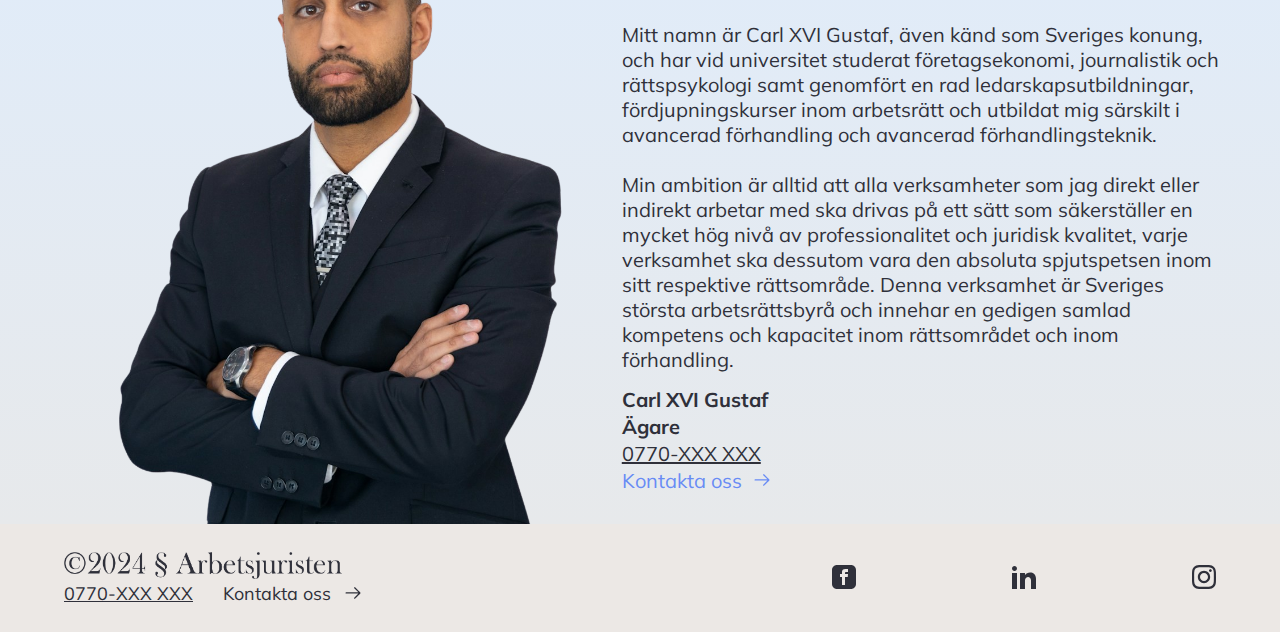
<file: omoss/omoss.html>
<!DOCTYPE html>
<html lang="en">
  <head>
    <meta charset="UTF-8" />
    <meta name="viewport" content="width=device-width, initial-scale=1.0" />
    <!-- Importing fonts -->
    <link rel="preconnect" href="https://fonts.googleapis.com" />
    <link rel="preconnect" href="https://fonts.gstatic.com" crossorigin />
    <link
      href="https://fonts.googleapis.com/css2?family=Mulish:wght@200..1000&display=swap"
      rel="stylesheet"
    />
    <link rel="stylesheet" href="../styles/style.css" />
    <title>§ Abetsjuristen</title>
    <link rel="icon" type="image/x-icon" href="../icon/iconmonstr.ico" />
  </head>
  <div class="about-us">
    <nav>
      <div class="logo">
        <a href="../index.html">
          <img src="../img/LogoLight.png" alt="Företagslogga" />
        </a>
      </div>
      <ul>
        <li>
          <a href="../artiklar/artiklar.html">Artiklar</a>
          <div class="border-link"></div>
        </li>
        <li>
          <a href="../omoss/omoss.html">Om oss</a>
          <div class="border-link"></div>
        </li>
        <li>
          <a href="../kontakt/kontakt.html">Kontakt</a>
          <div class="border-link"></div>
        </li>
        <li>
          <a href="../arbetstagare/arbetstagare.html">Arbetstagare</a>
          <div class="border-link"></div>
        </li>
        <li>
          <a href="../arbetsgivare/arbetsgivare.html">Arbetsgivare</a>
          <div class="border-link"></div>
        </li>
      </ul>
    </nav>
    <div class="info-container">
      <h2>Om oss.</h2>
      <div class="text-wrapper">
        <p>
          Vi på Arbetsjuristen strävar alltid efter att uppnå bästa möjliga
          resultat för våra klienter, oavsett förutsättningar.
        </p>
      </div>
      <a class="button" href="../kontakt/kontakt.html">
        <span class="border-line top-right-vertical"></span>
        <span class="border-line top-right-horizontal"></span>
        <p>Kontakta oss</p>
        <span class="border-line bottom-right-vertical"></span>
        <span class="border-line bottom-right-horizontal"></span>
      </a>
    </div>
  </div>
  <div class="employee-page">
    <div class="information-wrapper">
      <div class="information-container">
        <h2>Koncernchef</h2>
        <p>
          Mitt namn är Johanna Söderberg och min bakgrund innefattar bl.a. en
          svensk jur.kand. efter 5 års studier vid Stockholms universitet, min
          specialinriktning var mot skatterätt och EU:s handelsrätt.
          <br />
          <br />
          Jag har arbetat som jurist, huvudsakligen inom arbetsrätt med
          inriktning på förhandling och då särskilt mot större och mer komplexa
          ärenden där jag företrätt såväl arbetsgivare som arbetstagare båda i
          Sverige och internationellt. Initialt tjänstgjorde jag vid en
          arbetsgivarorganisation samt därefter på en byrå med inriktning på
          arbetsrätt.
        </p>
        <br />
        <p class="name">Johanna Söderberg</p>
        <p class="title">Koncernchef</p>
        <p><a href="tel:0770-XXXXXX">0770-XXX XXX</a></p>
        <div class="contact-us">
          <a href="../kontakt/kontakt.html"
            ><p>Kontakta oss</p>
            <img src="../icon/iconmonstr-arrow-right-lined.svg" alt=""
          /></a>
        </div>
      </div>
    </div>
    <div class="image-wrapper">
      <img src="../img/Koncernchef.png" alt="Koncernchefen Johanna Söderberg" />
    </div>
  </div>
  <div class="employee-page owner">
    <div class="image-wrapper">
      <img src="../img/Ägare.png" alt="Ägaren Carl XVI Gustaf" />
    </div>
    <div class="information-wrapper">
      <div class="information-container">
        <h2>Ägare</h2>
        <p>
          Mitt namn är Carl XVI Gustaf, även känd som Sveriges konung, och har
          vid universitet studerat företagsekonomi, journalistik och
          rättspsykologi samt genomfört en rad ledarskapsutbildningar,
          fördjupningskurser inom arbetsrätt och utbildat mig särskilt i
          avancerad förhandling och avancerad förhandlingsteknik.
          <br />
          <br />
          Min ambition är alltid att alla verksamheter som jag direkt eller
          indirekt arbetar med ska drivas på ett sätt som säkerställer en mycket
          hög nivå av professionalitet och juridisk kvalitet, varje verksamhet
          ska dessutom vara den absoluta spjutspetsen inom sitt respektive
          rättsområde. Denna verksamhet är Sveriges största arbetsrättsbyrå och
          innehar en gedigen samlad kompetens och kapacitet inom rättsområdet
          och inom förhandling.
        </p>
        <br />
        <p class="name">Carl XVI Gustaf</p>
        <p class="title">Ägare</p>
        <p><a href="tel:0770-XXXXXX">0770-XXX XXX</a></p>
        <div class="contact-us">
          <a href="../kontakt/kontakt.html"
            ><p>Kontakta oss</p>
            <img src="../icon/iconmonstr-arrow-right-lined.svg" alt=""
          /></a>
        </div>
      </div>
    </div>
  </div>
  <footer>
    <div class="footer-container">
      <div class="company-information-container">
        <div class="copyright-logo-wrapper">
          <img src="../img/LogoDarkCopyright.png" alt="Företagslogga" />
        </div>
        <div class="contact-info-container">
          <p><a href="tel:0770-XXXXXX">0770-XXX XXX</a></p>
          <div class="contact-us">
            <a href="../kontakt/kontakt.html"
              ><p>Kontakta oss</p>
              <img
                src="../icon/iconmonstr-arrow-right-lined-secondary.svg"
                alt=""
            /></a>
          </div>
        </div>
      </div>
      <ul class="socials">
        <li>
          <a href="https://www.facebook.com/robin.hawiz/"
            ><img src="../icon/iconmonstr-facebook-3.svg" alt="facebook ikon"
          /></a>
        </li>
        <li>
          <a href="https://www.linkedin.com/in/robin-hawiz-328601173/"
            ><img src="../icon/iconmonstr-linkedin-1.svg" alt="LinkedIn ikon"
          /></a>
        </li>
        <li>
          <a href="https://www.instagram.com/robinhawiz/"
            ><img
              src="../icon/iconmonstr-instagram-11.svg"
              alt="instagram ikon"
          /></a>
        </li>
      </ul>
    </div>
  </footer>
</html>
</file>
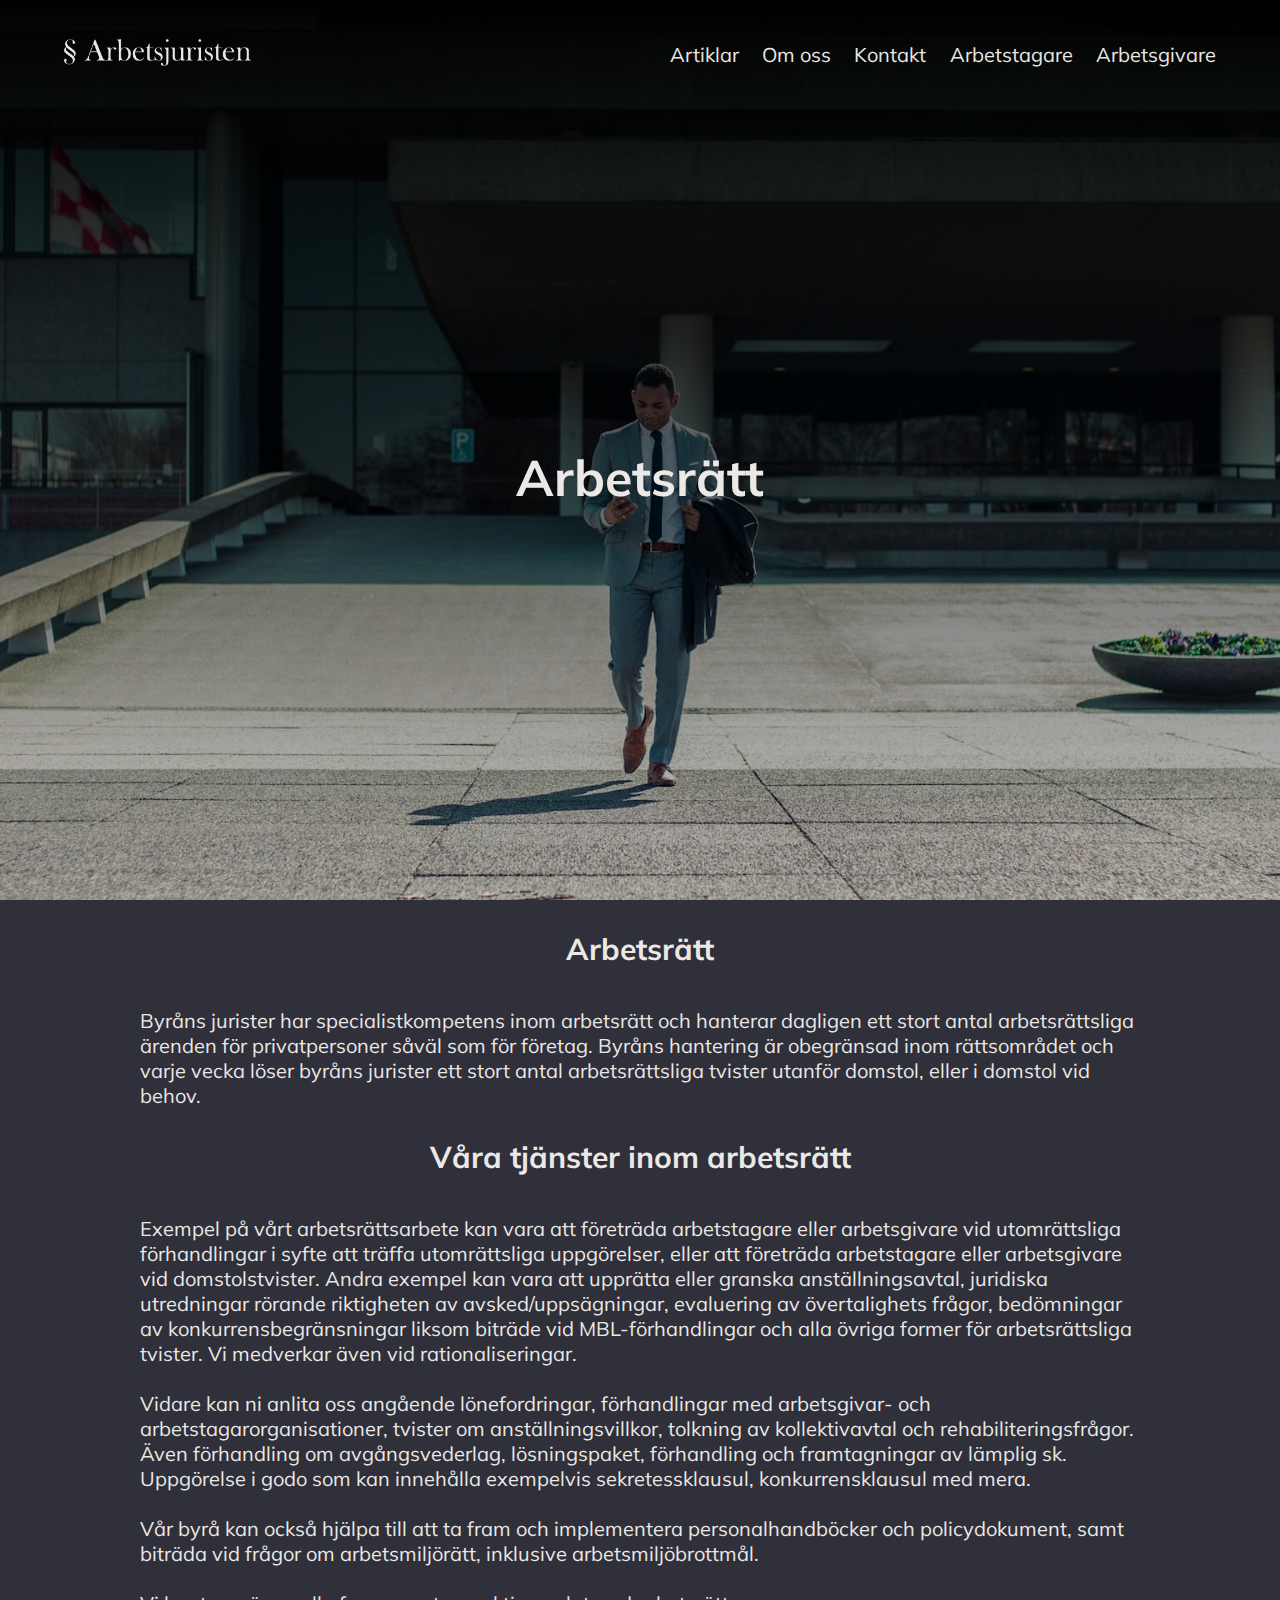
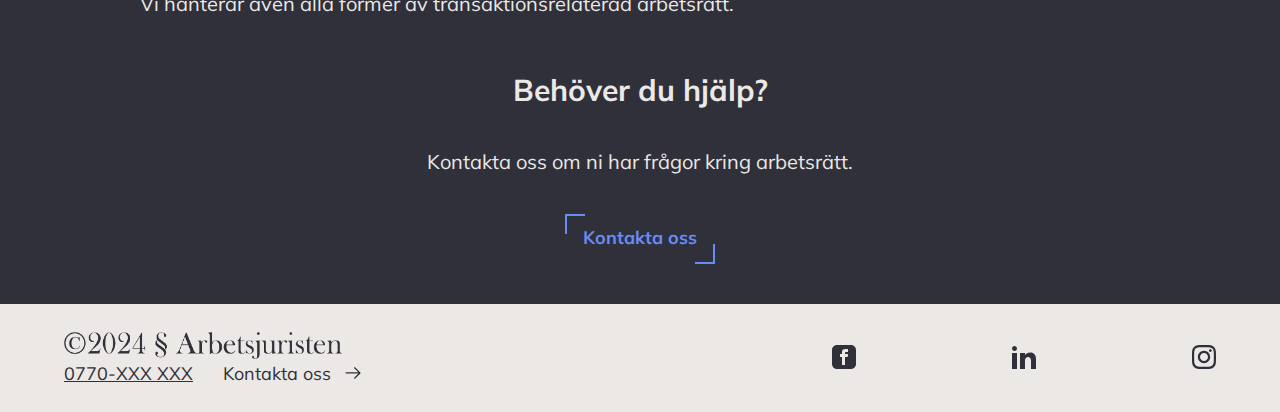
<file: arbetsgivare/tjänster/arbetsrätt.html>
<!DOCTYPE html>
<html lang="en">
  <head>
    <meta charset="UTF-8" />
    <meta name="viewport" content="width=device-width, initial-scale=1.0" />
    <!-- Importing fonts -->
    <link rel="preconnect" href="https://fonts.googleapis.com" />
    <link rel="preconnect" href="https://fonts.gstatic.com" crossorigin />
    <link
      href="https://fonts.googleapis.com/css2?family=Mulish:wght@200..1000&display=swap"
      rel="stylesheet"
    />
    <link rel="stylesheet" href="../../styles/style.css" />
    <title>§ Abetsjuristen</title>
    <link rel="icon" type="image/x-icon" href="../../icon/iconmonstr.ico" />
  </head>
  <body>
    <div class="employer-page">
      <nav>
        <div class="logo">
          <a href="../../index.html">
            <img src="../../img/LogoLight.png" alt="Företagslogga" />
          </a>
        </div>
        <ul>
          <li>
            <a href="../../artiklar/artiklar.html">Artiklar</a>
            <div class="border-link"></div>
          </li>
          <li>
            <a href="../../omoss/omoss.html">Om oss</a>
            <div class="border-link"></div>
          </li>
          <li>
            <a href="../../kontakt/kontakt.html">Kontakt</a>
            <div class="border-link"></div>
          </li>
          <li>
            <a href="../../arbetstagare/arbetstagare.html">Arbetstagare</a>
            <div class="border-link"></div>
          </li>
          <li>
            <a href="../../arbetsgivare/arbetsgivare.html">Arbetsgivare</a>
            <div class="border-link"></div>
          </li>
        </ul>
      </nav>
      <div class="info-container">
        <h1>Arbetsrätt</h1>
      </div>
    </div>
    <div class="introduction">
      <div class="introduction-container">
        <h2>Arbetsrätt</h2>
        <p>
          Byråns jurister har specialistkompetens inom arbetsrätt och hanterar
          dagligen ett stort antal arbetsrättsliga ärenden för privatpersoner
          såväl som för företag. Byråns hantering är obegränsad inom
          rättsområdet och varje vecka löser byråns jurister ett stort antal
          arbetsrättsliga tvister utanför domstol, eller i domstol vid behov.
        </p>

        <h2>Våra tjänster inom arbetsrätt</h2>
        <p>
          Exempel på vårt arbetsrättsarbete kan vara att företräda arbetstagare
          eller arbetsgivare vid utomrättsliga förhandlingar i syfte att träffa
          utomrättsliga uppgörelser, eller att företräda arbetstagare eller
          arbetsgivare vid domstolstvister. Andra exempel kan vara att upprätta
          eller granska anställningsavtal, juridiska utredningar rörande
          riktigheten av avsked/uppsägningar, evaluering av övertalighets
          frågor, bedömningar av konkurrensbegränsningar liksom biträde vid
          MBL-förhandlingar och alla övriga former för arbetsrättsliga tvister.
          Vi medverkar även vid rationaliseringar.<br /><br />

          Vidare kan ni anlita oss angående lönefordringar, förhandlingar med
          arbetsgivar- och arbetstagarorganisationer, tvister om
          anställningsvillkor, tolkning av kollektivavtal och
          rehabiliteringsfrågor. Även förhandling om avgångsvederlag,
          lösningspaket, förhandling och framtagningar av lämplig sk. Uppgörelse
          i godo som kan innehålla exempelvis sekretessklausul,
          konkurrensklausul med mera.<br /><br />

          Vår byrå kan också hjälpa till att ta fram och implementera
          personalhandböcker och policydokument, samt biträda vid frågor om
          arbetsmiljörätt, inklusive arbetsmiljöbrottmål.<br /><br />

          Vi hanterar även alla former av transaktionsrelaterad arbetsrätt.<br /><br />
        </p>

        <h2>Behöver du hjälp?</h2>
        <p class="help">Kontakta oss om ni har frågor kring arbetsrätt.</p>
      </div>
      <a class="button help" href="../../kontakt/kontakt.html">
        <span class="border-line top-right-vertical"></span>
        <span class="border-line top-right-horizontal"></span>
        <p>Kontakta oss</p>
        <span class="border-line bottom-right-vertical"></span>
        <span class="border-line bottom-right-horizontal"></span>
      </a>
    </div>

    <footer>
      <div class="footer-container">
        <div class="company-information-container">
          <div class="copyright-logo-wrapper">
            <img src="../../img/LogoDarkCopyright.png" alt="Företagslogga" />
          </div>
          <div class="contact-info-container">
            <p><a href="tel:0770-XXXXXX">0770-XXX XXX</a></p>
            <div class="contact-us">
              <a href="../../kontakt/kontakt.html"
                ><p>Kontakta oss</p>
                <img
                  src="../../icon/iconmonstr-arrow-right-lined-secondary.svg"
                  alt=""
              /></a>
            </div>
          </div>
        </div>
        <ul class="socials">
          <li>
            <a href="https://www.facebook.com/robin.hawiz/"
              ><img
                src="../../icon/iconmonstr-facebook-3.svg"
                alt="Facebook ikon"
            /></a>
          </li>
          <li>
            <a href="https://www.linkedin.com/in/robin-hawiz-328601173/"
              ><img
                src="../../icon/iconmonstr-linkedin-1.svg"
                alt="LinkedIn ikon"
            /></a>
          </li>
          <li>
            <a href="https://www.instagram.com/robinhawiz/"
              ><img
                src="../../icon/iconmonstr-instagram-11.svg"
                alt="Instagram ikon"
            /></a>
          </li>
        </ul>
      </div>
    </footer>
  </body>
</html>
</file>
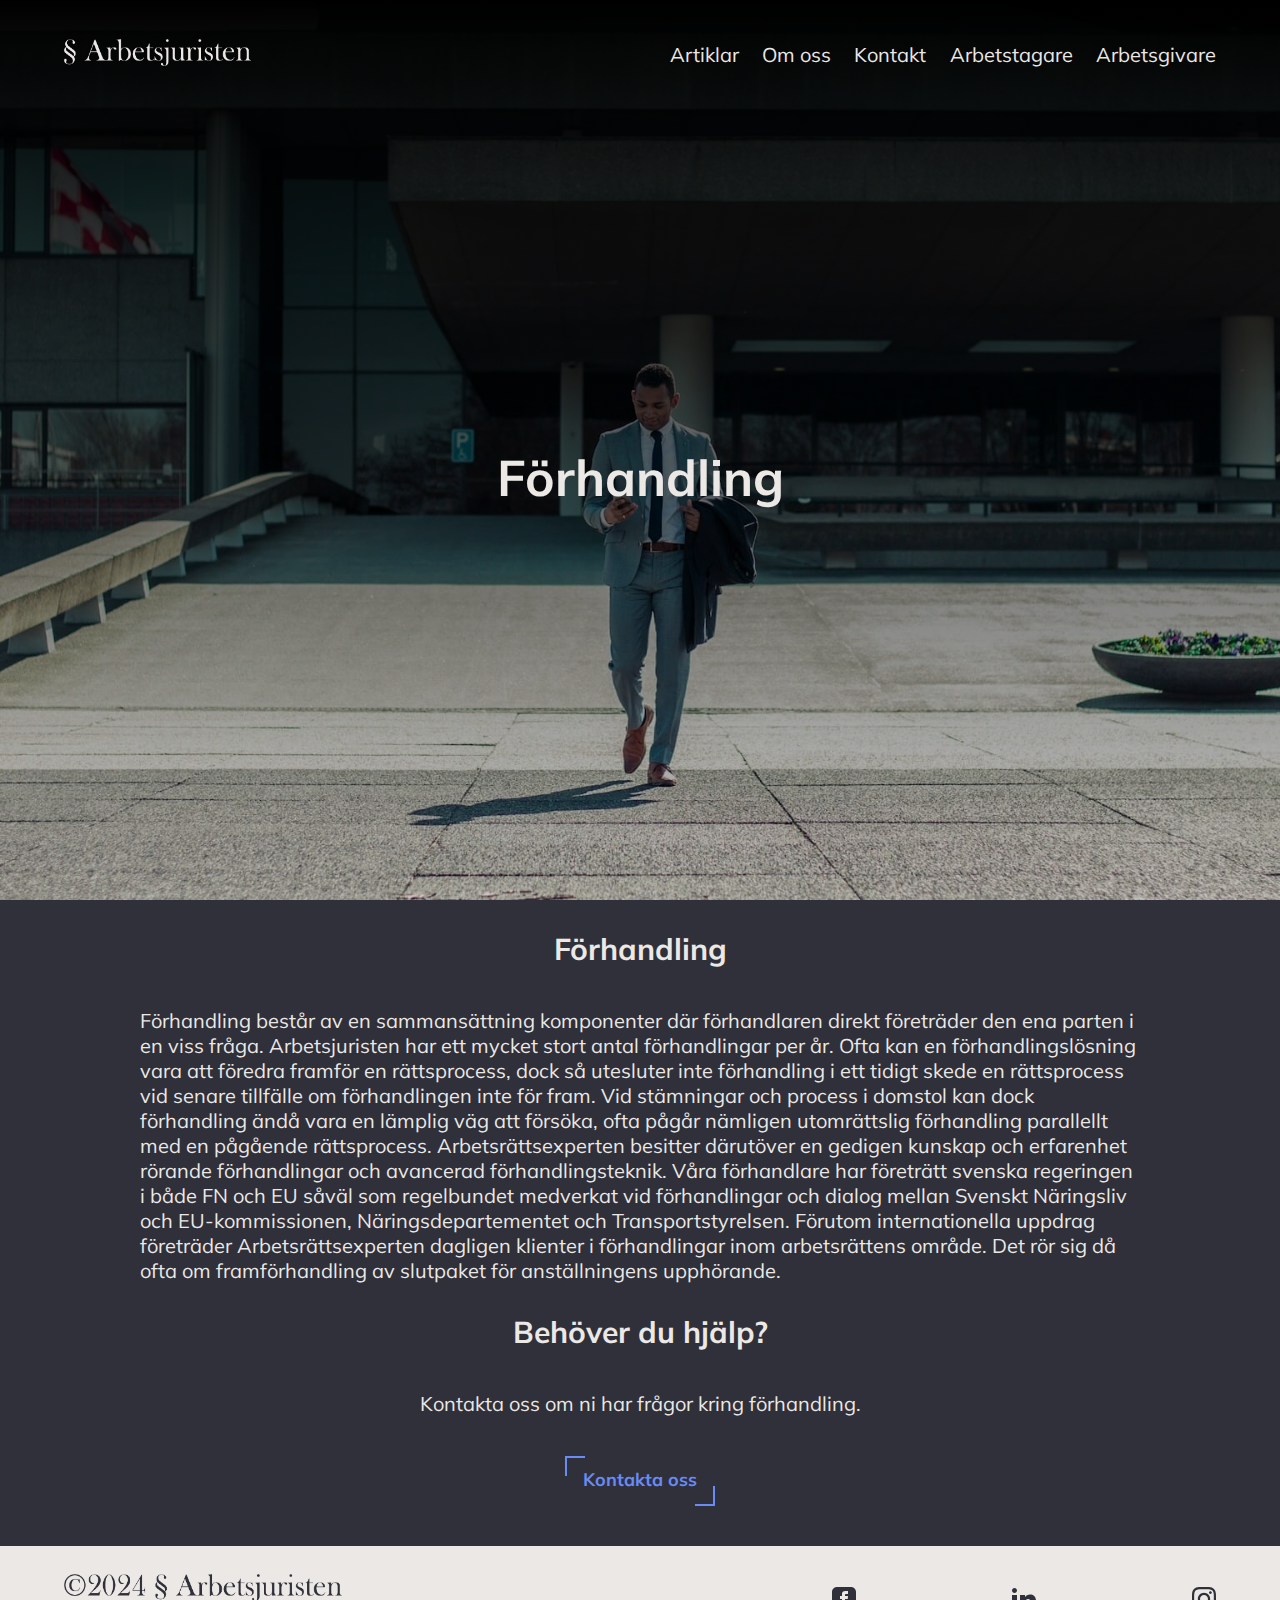
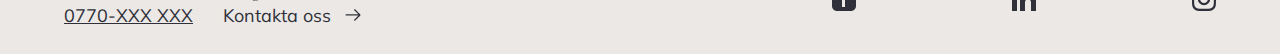
<file: arbetsgivare/tjänster/förhandling.html>
<!DOCTYPE html>
<html lang="en">
  <head>
    <meta charset="UTF-8" />
    <meta name="viewport" content="width=device-width, initial-scale=1.0" />
    <!-- Importing fonts -->
    <link rel="preconnect" href="https://fonts.googleapis.com" />
    <link rel="preconnect" href="https://fonts.gstatic.com" crossorigin />
    <link
      href="https://fonts.googleapis.com/css2?family=Mulish:wght@200..1000&display=swap"
      rel="stylesheet"
    />
    <link rel="stylesheet" href="../../styles/style.css" />
    <title>§ Abetsjuristen</title>
    <link rel="icon" type="image/x-icon" href="../../icon/iconmonstr.ico" />
  </head>
  <body>
    <div class="employer-page">
      <nav>
        <div class="logo">
          <a href="../../index.html">
            <img src="../../img/LogoLight.png" alt="Företagslogga" />
          </a>
        </div>
        <ul>
          <li>
            <a href="../../artiklar/artiklar.html">Artiklar</a>
            <div class="border-link"></div>
          </li>
          <li>
            <a href="../../omoss/omoss.html">Om oss</a>
            <div class="border-link"></div>
          </li>
          <li>
            <a href="../../kontakt/kontakt.html">Kontakt</a>
            <div class="border-link"></div>
          </li>
          <li>
            <a href="../../arbetstagare/arbetstagare.html">Arbetstagare</a>
            <div class="border-link"></div>
          </li>
          <li>
            <a href="../../arbetsgivare/arbetsgivare.html">Arbetsgivare</a>
            <div class="border-link"></div>
          </li>
        </ul>
      </nav>
      <div class="info-container">
        <h1>Förhandling</h1>
      </div>
    </div>
    <div class="introduction">
      <div class="introduction-container">
        <h2>Förhandling</h2>
        <p>
          Förhandling består av en sammansättning komponenter där förhandlaren
          direkt företräder den ena parten i en viss fråga. Arbetsjuristen har
          ett mycket stort antal förhandlingar per år. Ofta kan en
          förhandlingslösning vara att föredra framför en rättsprocess, dock så
          utesluter inte förhandling i ett tidigt skede en rättsprocess vid
          senare tillfälle om förhandlingen inte för fram. Vid stämningar och
          process i domstol kan dock förhandling ändå vara en lämplig väg att
          försöka, ofta pågår nämligen utomrättslig förhandling parallellt med
          en pågående rättsprocess. Arbetsrättsexperten besitter därutöver en
          gedigen kunskap och erfarenhet rörande förhandlingar och avancerad
          förhandlingsteknik. Våra förhandlare har företrätt svenska regeringen
          i både FN och EU såväl som regelbundet medverkat vid förhandlingar och
          dialog mellan Svenskt Näringsliv och EU-kommissionen,
          Näringsdepartementet och Transportstyrelsen. Förutom internationella
          uppdrag företräder Arbetsrättsexperten dagligen klienter i
          förhandlingar inom arbetsrättens område. Det rör sig då ofta om
          framförhandling av slutpaket för anställningens upphörande.
        </p>

        <h2>Behöver du hjälp?</h2>
        <p class="help">Kontakta oss om ni har frågor kring förhandling.</p>
      </div>
      <a class="button help" href="../../kontakt/kontakt.html">
        <span class="border-line top-right-vertical"></span>
        <span class="border-line top-right-horizontal"></span>
        <p>Kontakta oss</p>
        <span class="border-line bottom-right-vertical"></span>
        <span class="border-line bottom-right-horizontal"></span>
      </a>
    </div>

    <footer>
      <div class="footer-container">
        <div class="company-information-container">
          <div class="copyright-logo-wrapper">
            <img src="../../img/LogoDarkCopyright.png" alt="Företagslogga" />
          </div>
          <div class="contact-info-container">
            <p><a href="tel:0770-XXXXXX">0770-XXX XXX</a></p>
            <div class="contact-us">
              <a href="../../kontakt/kontakt.html"
                ><p>Kontakta oss</p>
                <img
                  src="../../icon/iconmonstr-arrow-right-lined-secondary.svg"
                  alt=""
              /></a>
            </div>
          </div>
        </div>
        <ul class="socials">
          <li>
            <a href="https://www.facebook.com/robin.hawiz/"
              ><img
                src="../../icon/iconmonstr-facebook-3.svg"
                alt="Facebook ikon"
            /></a>
          </li>
          <li>
            <a href="https://www.linkedin.com/in/robin-hawiz-328601173/"
              ><img
                src="../../icon/iconmonstr-linkedin-1.svg"
                alt="LinkedIn ikon"
            /></a>
          </li>
          <li>
            <a href="https://www.instagram.com/robinhawiz/"
              ><img
                src="../../icon/iconmonstr-instagram-11.svg"
                alt="Instagram ikon"
            /></a>
          </li>
        </ul>
      </div>
    </footer>
  </body>
</html>
</file>
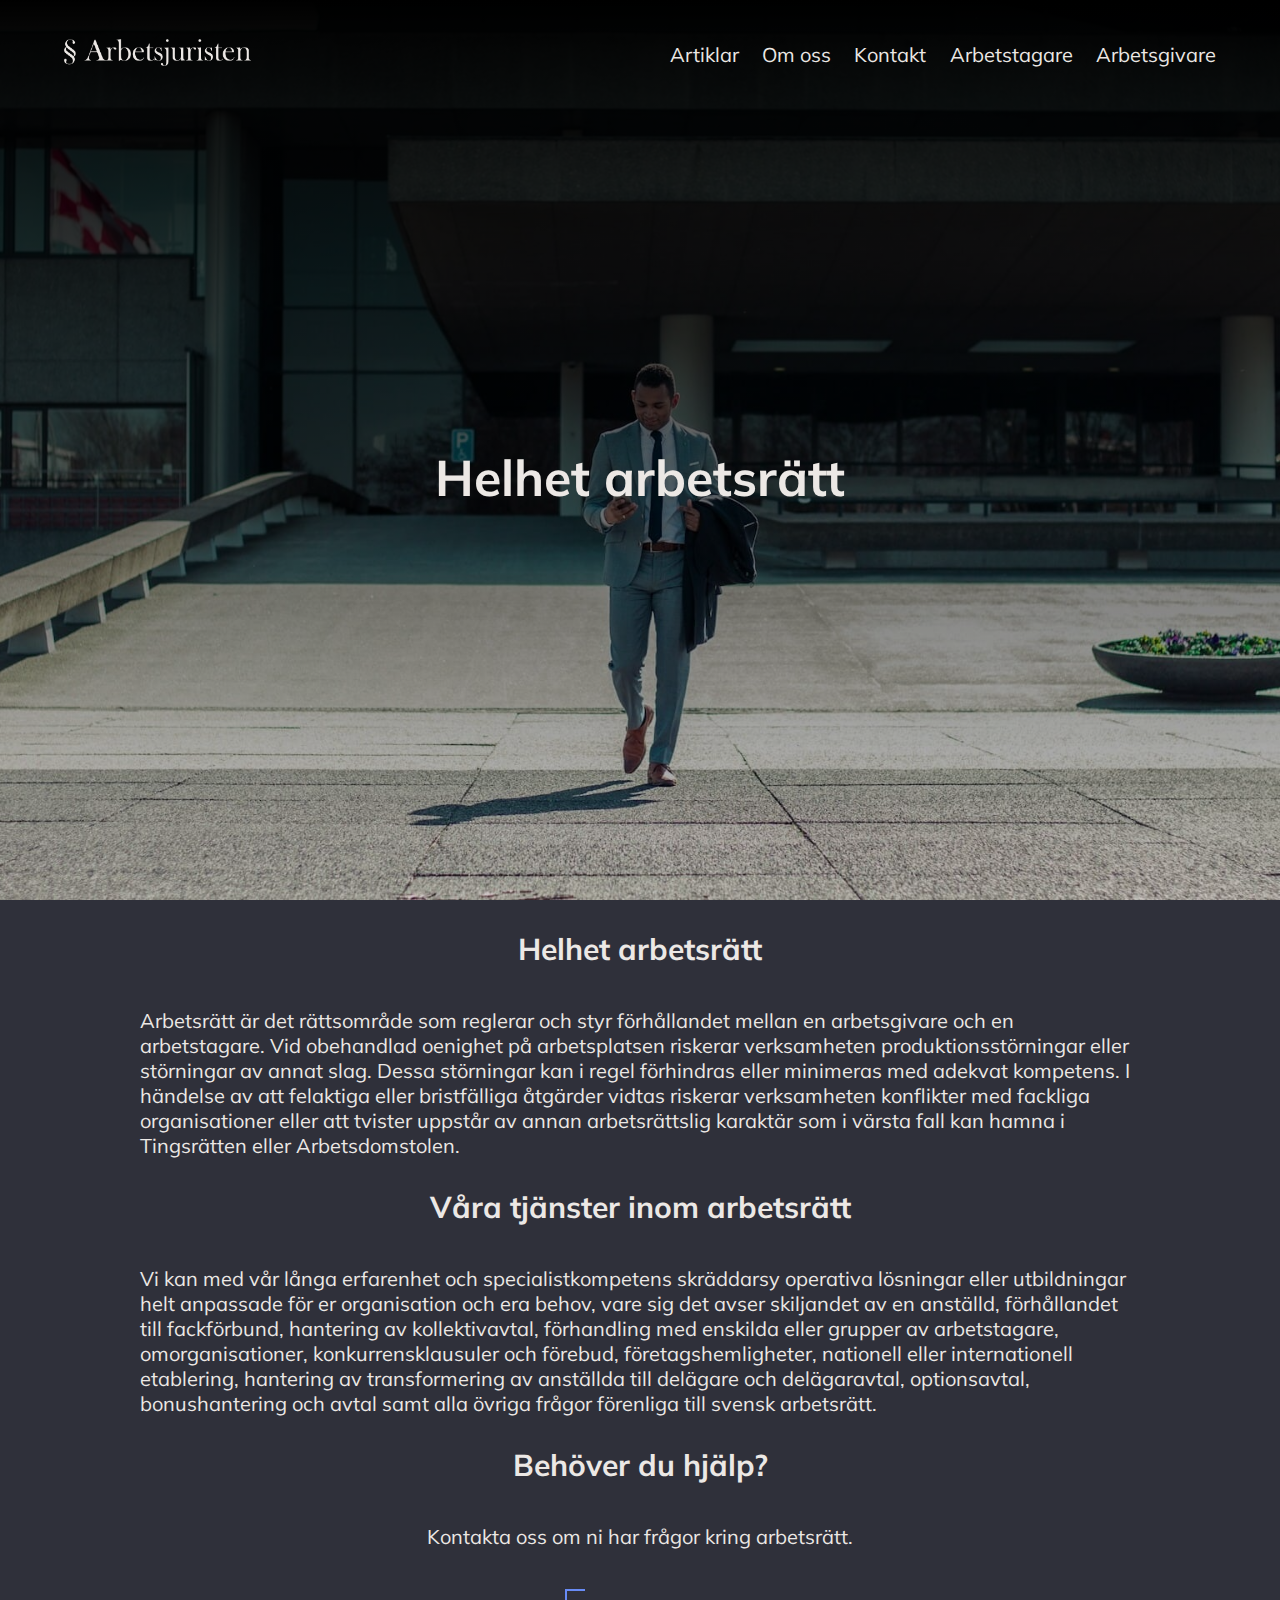
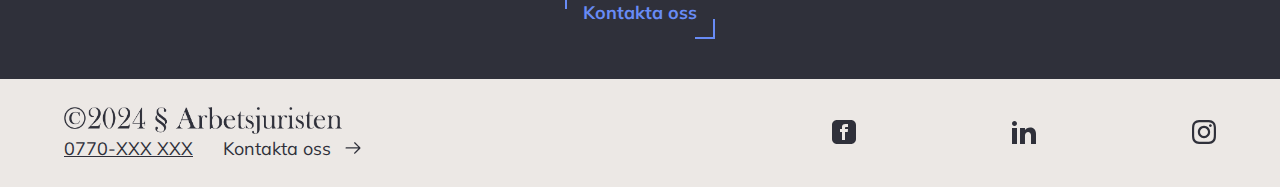
<file: arbetsgivare/tjänster/helhetarbetsrätt.html>
<!DOCTYPE html>
<html lang="en">
  <head>
    <meta charset="UTF-8" />
    <meta name="viewport" content="width=device-width, initial-scale=1.0" />
    <!-- Importing fonts -->
    <link rel="preconnect" href="https://fonts.googleapis.com" />
    <link rel="preconnect" href="https://fonts.gstatic.com" crossorigin />
    <link
      href="https://fonts.googleapis.com/css2?family=Mulish:wght@200..1000&display=swap"
      rel="stylesheet"
    />
    <link rel="stylesheet" href="../../styles/style.css" />
    <title>§ Abetsjuristen</title>
    <link rel="icon" type="image/x-icon" href="../../icon/iconmonstr.ico" />
  </head>
  <body>
    <div class="employer-page">
      <nav>
        <div class="logo">
          <a href="../../index.html">
            <img src="../../img/LogoLight.png" alt="Företagslogga" />
          </a>
        </div>
        <ul>
          <li>
            <a href="../../artiklar/artiklar.html">Artiklar</a>
            <div class="border-link"></div>
          </li>
          <li>
            <a href="../../omoss/omoss.html">Om oss</a>
            <div class="border-link"></div>
          </li>
          <li>
            <a href="../../kontakt/kontakt.html">Kontakt</a>
            <div class="border-link"></div>
          </li>
          <li>
            <a href="../../arbetstagare/arbetstagare.html">Arbetstagare</a>
            <div class="border-link"></div>
          </li>
          <li>
            <a href="../../arbetsgivare/arbetsgivare.html">Arbetsgivare</a>
            <div class="border-link"></div>
          </li>
        </ul>
      </nav>
      <div class="info-container">
        <h1>Helhet arbetsrätt</h1>
      </div>
    </div>
    <div class="introduction">
      <div class="introduction-container">
        <h2>Helhet arbetsrätt</h2>
        <p>
          Arbetsrätt är det rättsområde som reglerar och styr förhållandet
          mellan en arbetsgivare och en arbetstagare. Vid obehandlad oenighet på
          arbetsplatsen riskerar verksamheten produktionsstörningar eller
          störningar av annat slag. Dessa störningar kan i regel förhindras
          eller minimeras med adekvat kompetens. I händelse av att felaktiga
          eller bristfälliga åtgärder vidtas riskerar verksamheten konflikter
          med fackliga organisationer eller att tvister uppstår av annan
          arbetsrättslig karaktär som i värsta fall kan hamna i Tingsrätten
          eller Arbetsdomstolen.
        </p>

        <h2>Våra tjänster inom arbetsrätt</h2>
        <p>
          Vi kan med vår långa erfarenhet och specialistkompetens skräddarsy
          operativa lösningar eller utbildningar helt anpassade för er
          organisation och era behov, vare sig det avser skiljandet av en
          anställd, förhållandet till fackförbund, hantering av kollektivavtal,
          förhandling med enskilda eller grupper av arbetstagare,
          omorganisationer, konkurrensklausuler och förebud,
          företagshemligheter, nationell eller internationell etablering,
          hantering av transformering av anställda till delägare och
          delägaravtal, optionsavtal, bonushantering och avtal samt alla övriga
          frågor förenliga till svensk arbetsrätt.
        </p>

        <h2>Behöver du hjälp?</h2>
        <p class="help">Kontakta oss om ni har frågor kring arbetsrätt.</p>
      </div>
      <a class="button help" href="../../kontakt/kontakt.html">
        <span class="border-line top-right-vertical"></span>
        <span class="border-line top-right-horizontal"></span>
        <p>Kontakta oss</p>
        <span class="border-line bottom-right-vertical"></span>
        <span class="border-line bottom-right-horizontal"></span>
      </a>
    </div>

    <footer>
      <div class="footer-container">
        <div class="company-information-container">
          <div class="copyright-logo-wrapper">
            <img src="../../img/LogoDarkCopyright.png" alt="Företagslogga" />
          </div>
          <div class="contact-info-container">
            <p><a href="tel:0770-XXXXXX">0770-XXX XXX</a></p>
            <div class="contact-us">
              <a href="../../kontakt/kontakt.html"
                ><p>Kontakta oss</p>
                <img
                  src="../../icon/iconmonstr-arrow-right-lined-secondary.svg"
                  alt=""
              /></a>
            </div>
          </div>
        </div>
        <ul class="socials">
          <li>
            <a href="https://www.facebook.com/robin.hawiz/"
              ><img
                src="../../icon/iconmonstr-facebook-3.svg"
                alt="Facebook ikon"
            /></a>
          </li>
          <li>
            <a href="https://www.linkedin.com/in/robin-hawiz-328601173/"
              ><img
                src="../../icon/iconmonstr-linkedin-1.svg"
                alt="LinkedIn ikon"
            /></a>
          </li>
          <li>
            <a href="https://www.instagram.com/robinhawiz/"
              ><img
                src="../../icon/iconmonstr-instagram-11.svg"
                alt="Instagram ikon"
            /></a>
          </li>
        </ul>
      </div>
    </footer>
  </body>
</html>
</file>
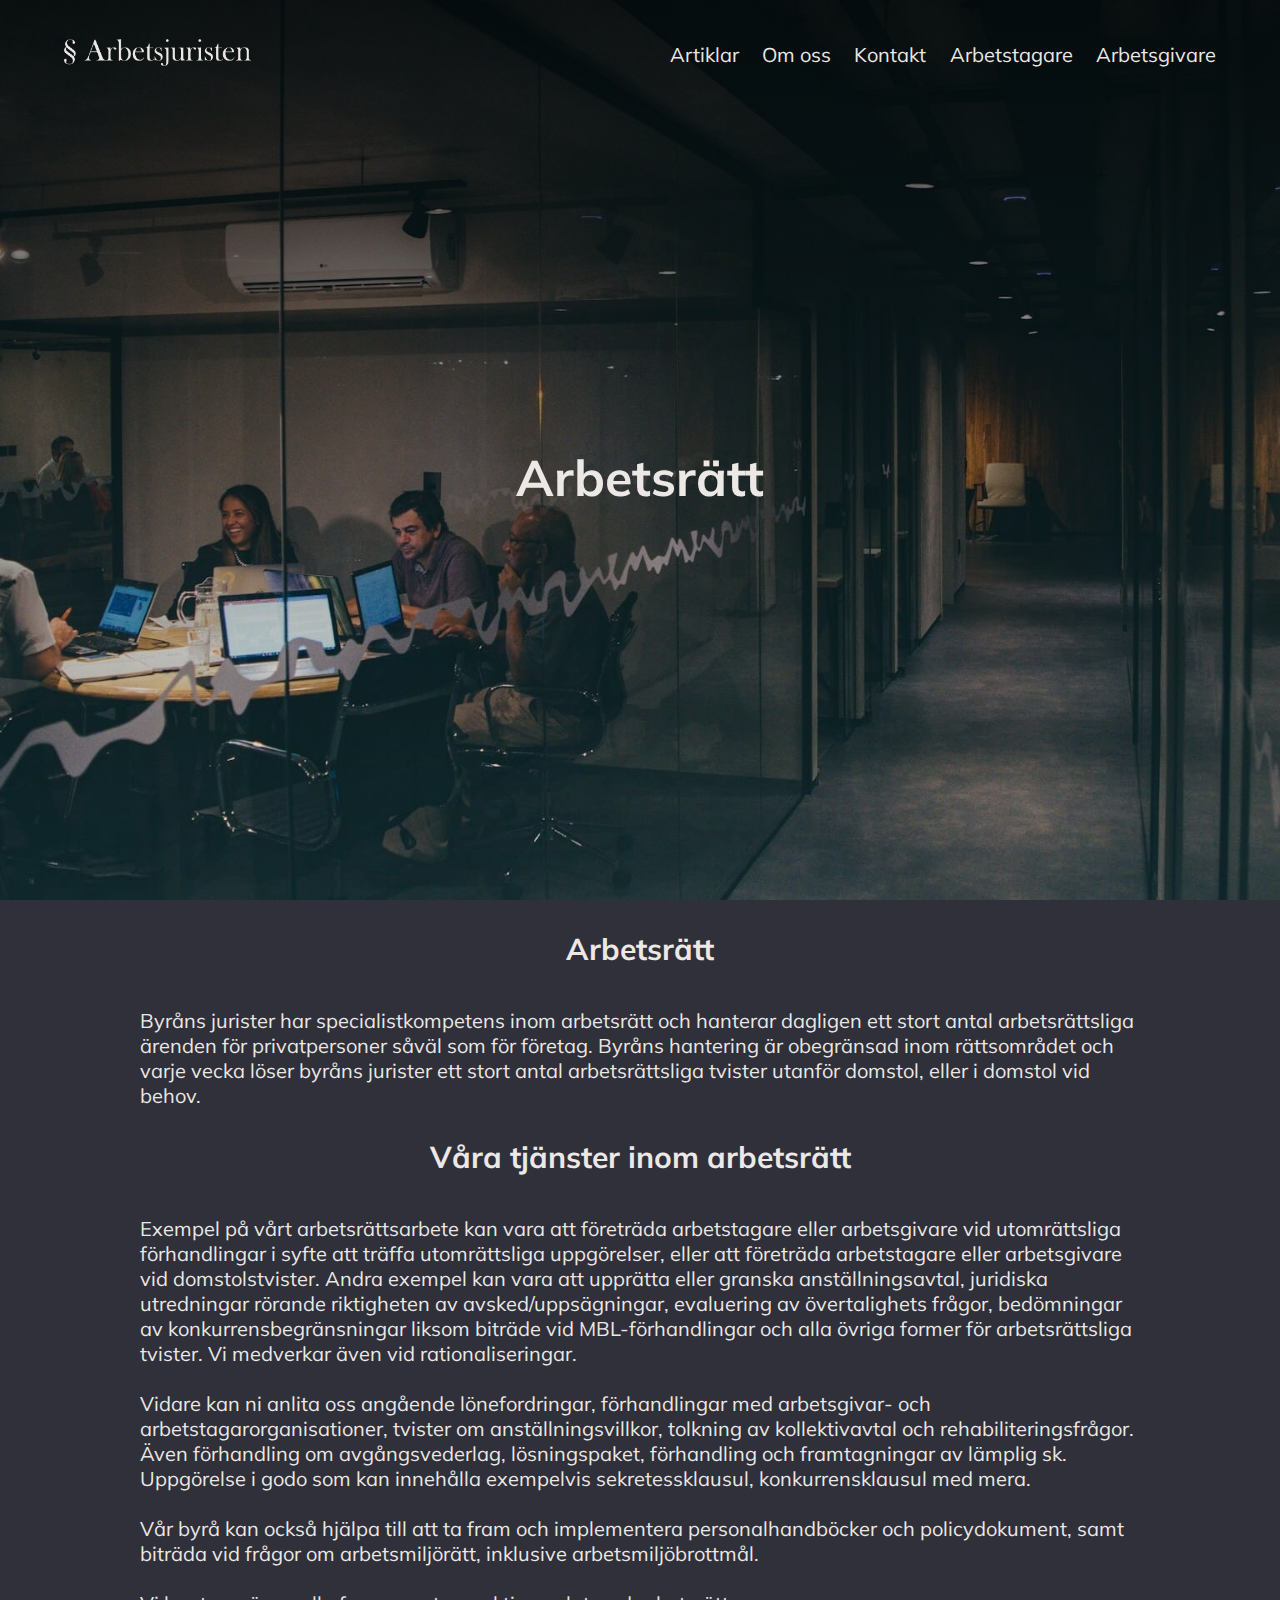
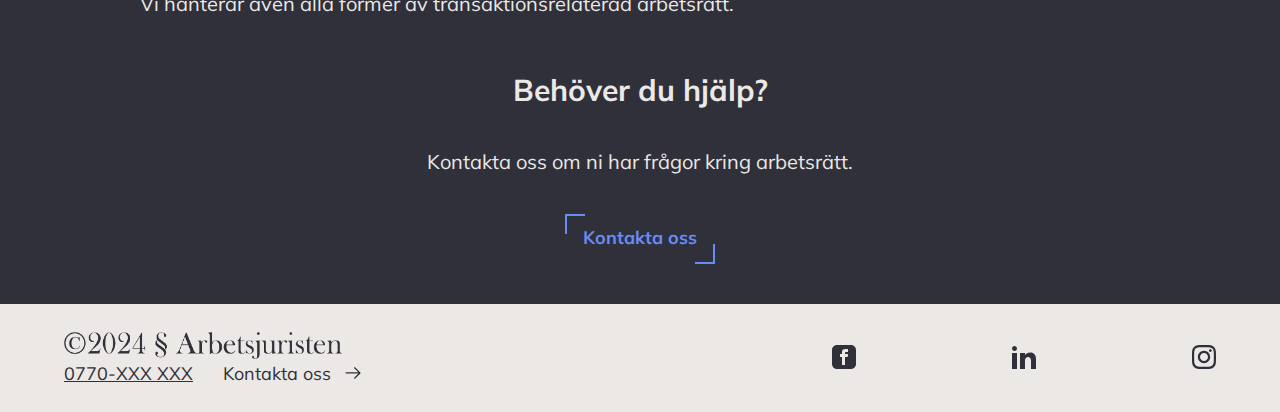
<file: arbetstagare/tjänster/arbetsrätt.html>
<!DOCTYPE html>
<html lang="en">
  <head>
    <meta charset="UTF-8" />
    <meta name="viewport" content="width=device-width, initial-scale=1.0" />
    <!-- Importing fonts -->
    <link rel="preconnect" href="https://fonts.googleapis.com" />
    <link rel="preconnect" href="https://fonts.gstatic.com" crossorigin />
    <link
      href="https://fonts.googleapis.com/css2?family=Mulish:wght@200..1000&display=swap"
      rel="stylesheet"
    />
    <link rel="stylesheet" href="../../styles/style.css" />
    <title>§ Abetsjuristen</title>
    <link rel="icon" type="image/x-icon" href="../../icon/iconmonstr.ico" />
  </head>
  <body>
    <div class="employees-page">
      <nav>
        <div class="logo">
          <a href="../../index.html">
            <img src="../../img/LogoLight.png" alt="Företagslogga" />
          </a>
        </div>
        <ul>
          <li>
            <a href="../../artiklar/artiklar.html">Artiklar</a>
            <div class="border-link"></div>
          </li>
          <li>
            <a href="../../omoss/omoss.html">Om oss</a>
            <div class="border-link"></div>
          </li>
          <li>
            <a href="../../kontakt/kontakt.html">Kontakt</a>
            <div class="border-link"></div>
          </li>
          <li>
            <a href="../../arbetstagare/arbetstagare.html">Arbetstagare</a>
            <div class="border-link"></div>
          </li>
          <li>
            <a href="../../arbetsgivare/arbetsgivare.html">Arbetsgivare</a>
            <div class="border-link"></div>
          </li>
        </ul>
      </nav>
      <div class="info-container">
        <h1>Arbetsrätt</h1>
      </div>
    </div>
    <div class="introduction">
      <div class="introduction-container">
        <h2>Arbetsrätt</h2>
        <p>
          Byråns jurister har specialistkompetens inom arbetsrätt och hanterar
          dagligen ett stort antal arbetsrättsliga ärenden för privatpersoner
          såväl som för företag. Byråns hantering är obegränsad inom
          rättsområdet och varje vecka löser byråns jurister ett stort antal
          arbetsrättsliga tvister utanför domstol, eller i domstol vid behov.
        </p>

        <h2>Våra tjänster inom arbetsrätt</h2>
        <p>
          Exempel på vårt arbetsrättsarbete kan vara att företräda arbetstagare
          eller arbetsgivare vid utomrättsliga förhandlingar i syfte att träffa
          utomrättsliga uppgörelser, eller att företräda arbetstagare eller
          arbetsgivare vid domstolstvister. Andra exempel kan vara att upprätta
          eller granska anställningsavtal, juridiska utredningar rörande
          riktigheten av avsked/uppsägningar, evaluering av övertalighets
          frågor, bedömningar av konkurrensbegränsningar liksom biträde vid
          MBL-förhandlingar och alla övriga former för arbetsrättsliga tvister.
          Vi medverkar även vid rationaliseringar.<br /><br />

          Vidare kan ni anlita oss angående lönefordringar, förhandlingar med
          arbetsgivar- och arbetstagarorganisationer, tvister om
          anställningsvillkor, tolkning av kollektivavtal och
          rehabiliteringsfrågor. Även förhandling om avgångsvederlag,
          lösningspaket, förhandling och framtagningar av lämplig sk. Uppgörelse
          i godo som kan innehålla exempelvis sekretessklausul,
          konkurrensklausul med mera.<br /><br />

          Vår byrå kan också hjälpa till att ta fram och implementera
          personalhandböcker och policydokument, samt biträda vid frågor om
          arbetsmiljörätt, inklusive arbetsmiljöbrottmål.<br /><br />

          Vi hanterar även alla former av transaktionsrelaterad arbetsrätt.<br /><br />
        </p>

        <h2>Behöver du hjälp?</h2>
        <p class="help">Kontakta oss om ni har frågor kring arbetsrätt.</p>
      </div>
      <a class="button help" href="../../kontakt/kontakt.html">
        <span class="border-line top-right-vertical"></span>
        <span class="border-line top-right-horizontal"></span>
        <p>Kontakta oss</p>
        <span class="border-line bottom-right-vertical"></span>
        <span class="border-line bottom-right-horizontal"></span>
      </a>
    </div>

    <footer>
      <div class="footer-container">
        <div class="company-information-container">
          <div class="copyright-logo-wrapper">
            <img src="../../img/LogoDarkCopyright.png" alt="Företagslogga" />
          </div>
          <div class="contact-info-container">
            <p><a href="tel:0770-XXXXXX">0770-XXX XXX</a></p>
            <div class="contact-us">
              <a href="../../kontakt/kontakt.html"
                ><p>Kontakta oss</p>
                <img
                  src="../../icon/iconmonstr-arrow-right-lined-secondary.svg"
                  alt=""
              /></a>
            </div>
          </div>
        </div>
        <ul class="socials">
          <li>
            <a href="https://www.facebook.com/robin.hawiz/"
              ><img
                src="../../icon/iconmonstr-facebook-3.svg"
                alt="Facebook ikon"
            /></a>
          </li>
          <li>
            <a href="https://www.linkedin.com/in/robin-hawiz-328601173/"
              ><img
                src="../../icon/iconmonstr-linkedin-1.svg"
                alt="LinkedIn ikon"
            /></a>
          </li>
          <li>
            <a href="https://www.instagram.com/robinhawiz/"
              ><img
                src="../../icon/iconmonstr-instagram-11.svg"
                alt="Instagram ikon"
            /></a>
          </li>
        </ul>
      </div>
    </footer>
  </body>
</html>
</file>
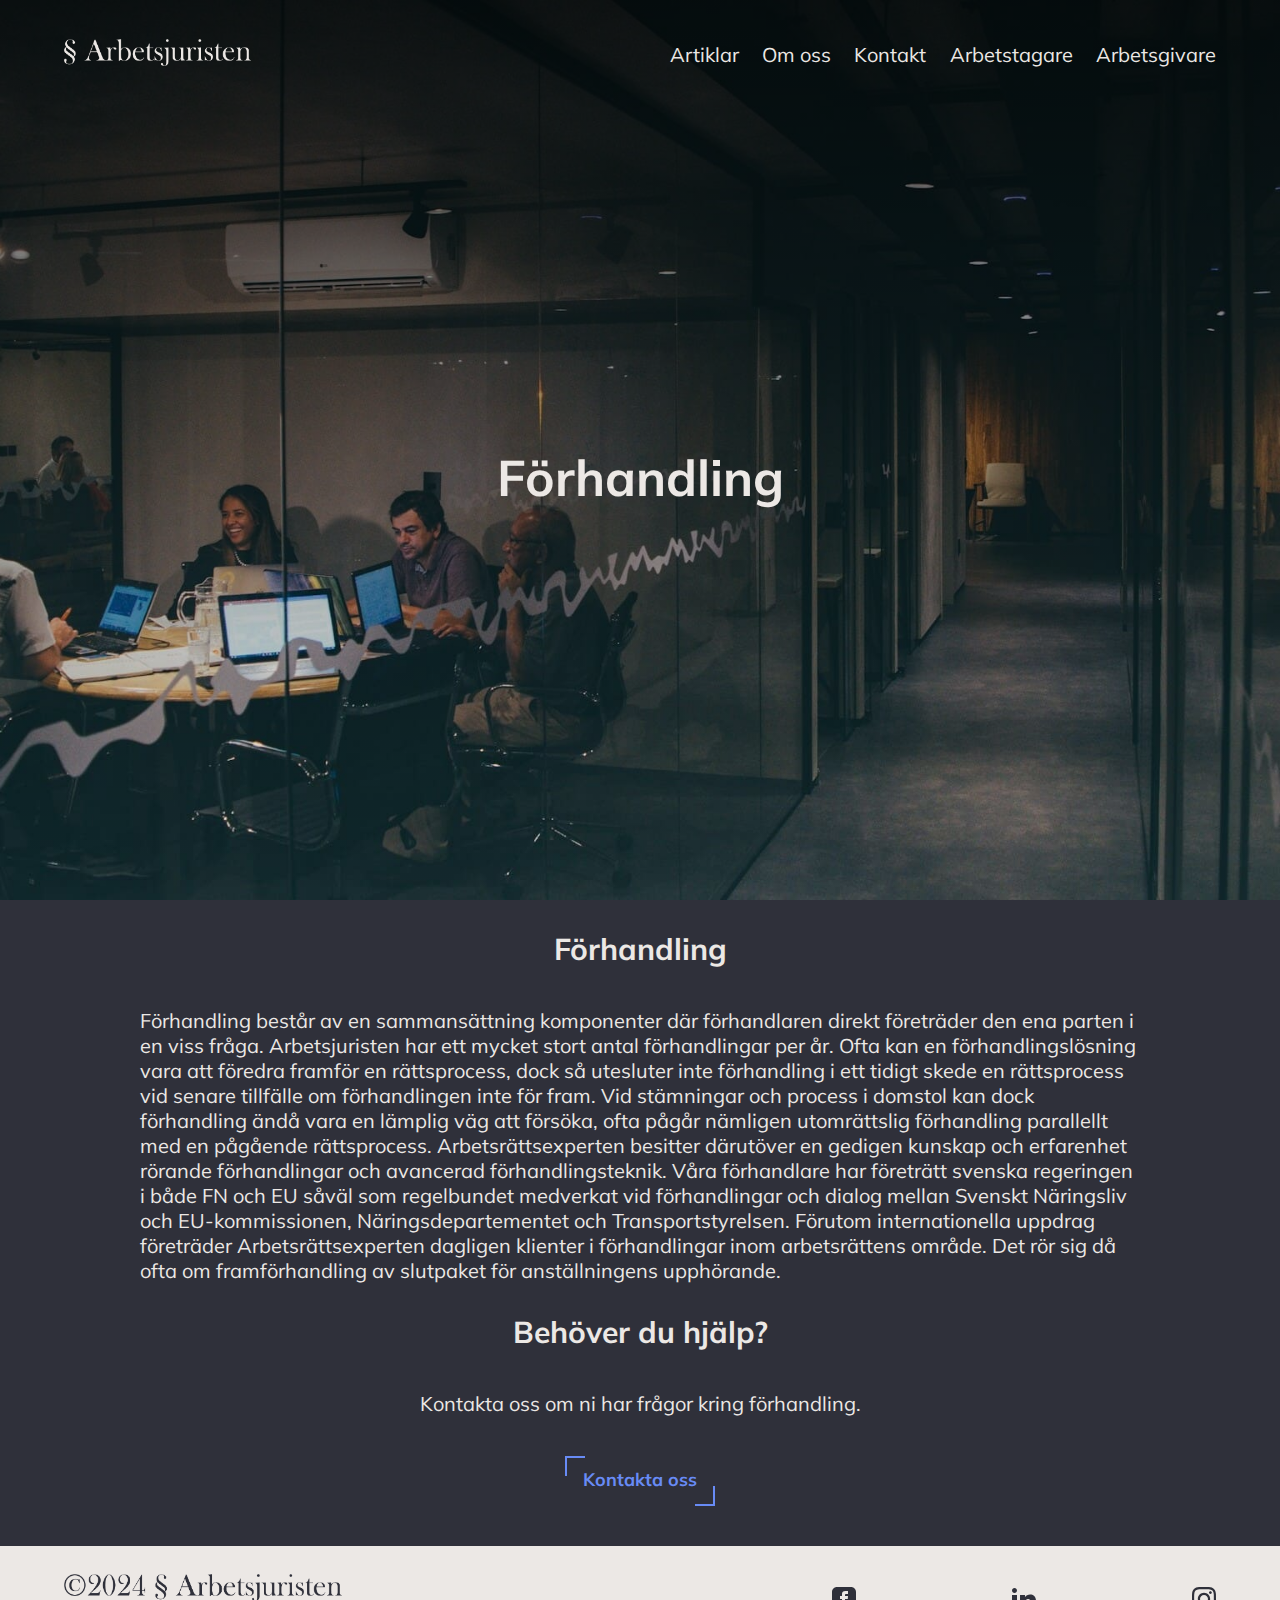
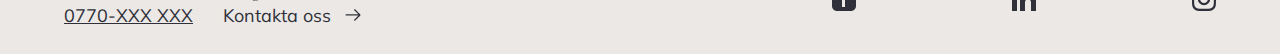
<file: arbetstagare/tjänster/förhandling.html>
<!DOCTYPE html>
<html lang="en">
  <head>
    <meta charset="UTF-8" />
    <meta name="viewport" content="width=device-width, initial-scale=1.0" />
    <!-- Importing fonts -->
    <link rel="preconnect" href="https://fonts.googleapis.com" />
    <link rel="preconnect" href="https://fonts.gstatic.com" crossorigin />
    <link
      href="https://fonts.googleapis.com/css2?family=Mulish:wght@200..1000&display=swap"
      rel="stylesheet"
    />
    <link rel="stylesheet" href="../../styles/style.css" />
    <title>§ Abetsjuristen</title>
    <link rel="icon" type="image/x-icon" href="../../icon/iconmonstr.ico" />
  </head>
  <body>
    <div class="employees-page">
      <nav>
        <div class="logo">
          <a href="../../index.html">
            <img src="../../img/LogoLight.png" alt="Företagslogga" />
          </a>
        </div>
        <ul>
          <li>
            <a href="../../artiklar/artiklar.html">Artiklar</a>
            <div class="border-link"></div>
          </li>
          <li>
            <a href="../../omoss/omoss.html">Om oss</a>
            <div class="border-link"></div>
          </li>
          <li>
            <a href="../../kontakt/kontakt.html">Kontakt</a>
            <div class="border-link"></div>
          </li>
          <li>
            <a href="../../arbetstagare/arbetstagare.html">Arbetstagare</a>
            <div class="border-link"></div>
          </li>
          <li>
            <a href="../../arbetsgivare/arbetsgivare.html">Arbetsgivare</a>
            <div class="border-link"></div>
          </li>
        </ul>
      </nav>
      <div class="info-container">
        <h1>Förhandling</h1>
      </div>
    </div>
    <div class="introduction">
      <div class="introduction-container">
        <h2>Förhandling</h2>
        <p>
          Förhandling består av en sammansättning komponenter där förhandlaren
          direkt företräder den ena parten i en viss fråga. Arbetsjuristen har
          ett mycket stort antal förhandlingar per år. Ofta kan en
          förhandlingslösning vara att föredra framför en rättsprocess, dock så
          utesluter inte förhandling i ett tidigt skede en rättsprocess vid
          senare tillfälle om förhandlingen inte för fram. Vid stämningar och
          process i domstol kan dock förhandling ändå vara en lämplig väg att
          försöka, ofta pågår nämligen utomrättslig förhandling parallellt med
          en pågående rättsprocess. Arbetsrättsexperten besitter därutöver en
          gedigen kunskap och erfarenhet rörande förhandlingar och avancerad
          förhandlingsteknik. Våra förhandlare har företrätt svenska regeringen
          i både FN och EU såväl som regelbundet medverkat vid förhandlingar och
          dialog mellan Svenskt Näringsliv och EU-kommissionen,
          Näringsdepartementet och Transportstyrelsen. Förutom internationella
          uppdrag företräder Arbetsrättsexperten dagligen klienter i
          förhandlingar inom arbetsrättens område. Det rör sig då ofta om
          framförhandling av slutpaket för anställningens upphörande.
        </p>

        <h2>Behöver du hjälp?</h2>
        <p class="help">Kontakta oss om ni har frågor kring förhandling.</p>
      </div>
      <a class="button help" href="../../kontakt/kontakt.html">
        <span class="border-line top-right-vertical"></span>
        <span class="border-line top-right-horizontal"></span>
        <p>Kontakta oss</p>
        <span class="border-line bottom-right-vertical"></span>
        <span class="border-line bottom-right-horizontal"></span>
      </a>
    </div>

    <footer>
      <div class="footer-container">
        <div class="company-information-container">
          <div class="copyright-logo-wrapper">
            <img src="../../img/LogoDarkCopyright.png" alt="Företagslogga" />
          </div>
          <div class="contact-info-container">
            <p><a href="tel:0770-XXXXXX">0770-XXX XXX</a></p>
            <div class="contact-us">
              <a href="../../kontakt/kontakt.html"
                ><p>Kontakta oss</p>
                <img
                  src="../../icon/iconmonstr-arrow-right-lined-secondary.svg"
                  alt=""
              /></a>
            </div>
          </div>
        </div>
        <ul class="socials">
          <li>
            <a href="https://www.facebook.com/robin.hawiz/"
              ><img
                src="../../icon/iconmonstr-facebook-3.svg"
                alt="Facebook ikon"
            /></a>
          </li>
          <li>
            <a href="https://www.linkedin.com/in/robin-hawiz-328601173/"
              ><img
                src="../../icon/iconmonstr-linkedin-1.svg"
                alt="LinkedIn ikon"
            /></a>
          </li>
          <li>
            <a href="https://www.instagram.com/robinhawiz/"
              ><img
                src="../../icon/iconmonstr-instagram-11.svg"
                alt="Instagram ikon"
            /></a>
          </li>
        </ul>
      </div>
    </footer>
  </body>
</html>
</file>
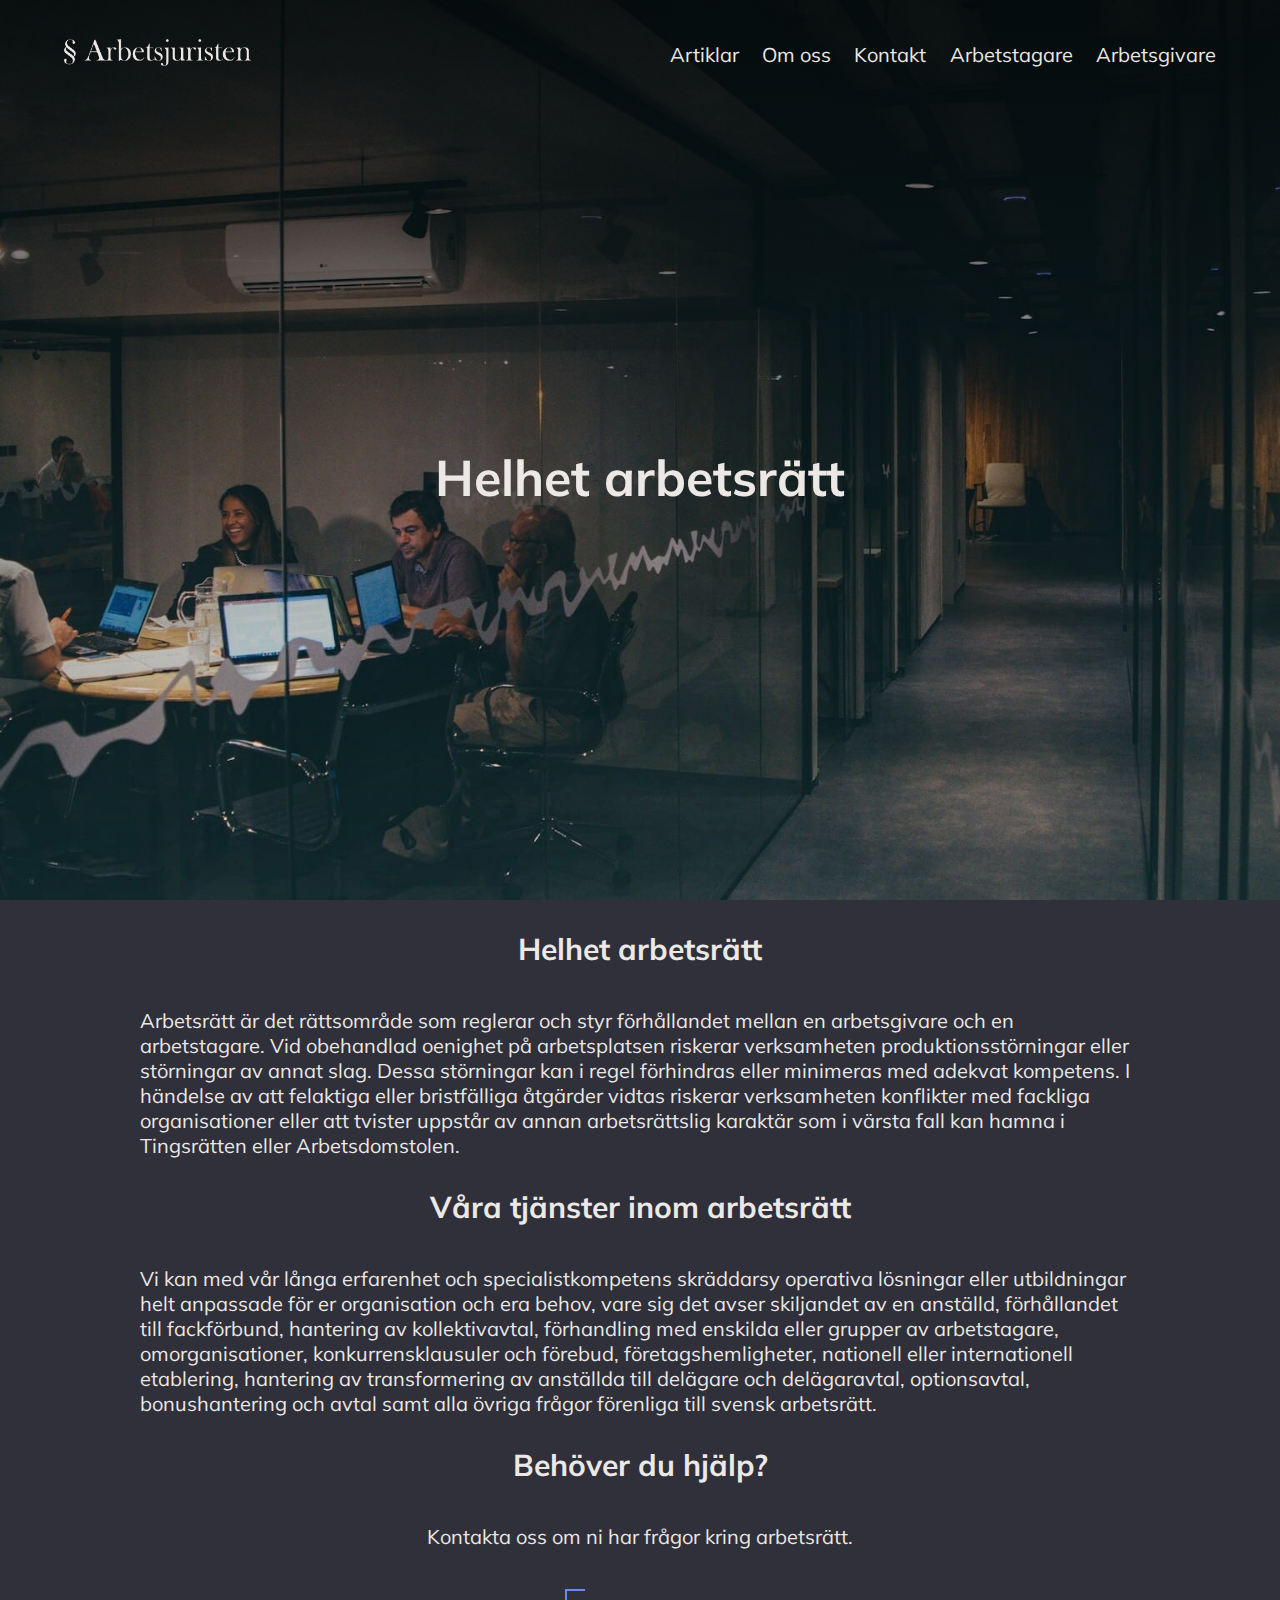
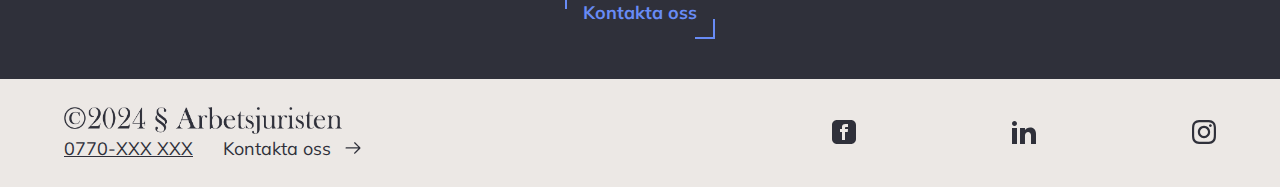
<file: arbetstagare/tjänster/helhetarbetsrätt.html>
<!DOCTYPE html>
<html lang="en">
  <head>
    <meta charset="UTF-8" />
    <meta name="viewport" content="width=device-width, initial-scale=1.0" />
    <!-- Importing fonts -->
    <link rel="preconnect" href="https://fonts.googleapis.com" />
    <link rel="preconnect" href="https://fonts.gstatic.com" crossorigin />
    <link
      href="https://fonts.googleapis.com/css2?family=Mulish:wght@200..1000&display=swap"
      rel="stylesheet"
    />
    <link rel="stylesheet" href="../../styles/style.css" />
    <title>§ Abetsjuristen</title>
    <link rel="icon" type="image/x-icon" href="../../icon/iconmonstr.ico" />
  </head>
  <body>
    <div class="employees-page">
      <nav>
        <div class="logo">
          <a href="../../index.html">
            <img src="../../img/LogoLight.png" alt="Företagslogga" />
          </a>
        </div>
        <ul>
          <li>
            <a href="../../artiklar/artiklar.html">Artiklar</a>
            <div class="border-link"></div>
          </li>
          <li>
            <a href="../../omoss/omoss.html">Om oss</a>
            <div class="border-link"></div>
          </li>
          <li>
            <a href="../../kontakt/kontakt.html">Kontakt</a>
            <div class="border-link"></div>
          </li>
          <li>
            <a href="../../arbetstagare/arbetstagare.html">Arbetstagare</a>
            <div class="border-link"></div>
          </li>
          <li>
            <a href="../../arbetsgivare/arbetsgivare.html">Arbetsgivare</a>
            <div class="border-link"></div>
          </li>
        </ul>
      </nav>
      <div class="info-container">
        <h1>Helhet arbetsrätt</h1>
      </div>
    </div>
    <div class="introduction">
      <div class="introduction-container">
        <h2>Helhet arbetsrätt</h2>
        <p>
          Arbetsrätt är det rättsområde som reglerar och styr förhållandet
          mellan en arbetsgivare och en arbetstagare. Vid obehandlad oenighet på
          arbetsplatsen riskerar verksamheten produktionsstörningar eller
          störningar av annat slag. Dessa störningar kan i regel förhindras
          eller minimeras med adekvat kompetens. I händelse av att felaktiga
          eller bristfälliga åtgärder vidtas riskerar verksamheten konflikter
          med fackliga organisationer eller att tvister uppstår av annan
          arbetsrättslig karaktär som i värsta fall kan hamna i Tingsrätten
          eller Arbetsdomstolen.
        </p>

        <h2>Våra tjänster inom arbetsrätt</h2>
        <p>
          Vi kan med vår långa erfarenhet och specialistkompetens skräddarsy
          operativa lösningar eller utbildningar helt anpassade för er
          organisation och era behov, vare sig det avser skiljandet av en
          anställd, förhållandet till fackförbund, hantering av kollektivavtal,
          förhandling med enskilda eller grupper av arbetstagare,
          omorganisationer, konkurrensklausuler och förebud,
          företagshemligheter, nationell eller internationell etablering,
          hantering av transformering av anställda till delägare och
          delägaravtal, optionsavtal, bonushantering och avtal samt alla övriga
          frågor förenliga till svensk arbetsrätt.
        </p>

        <h2>Behöver du hjälp?</h2>
        <p class="help">Kontakta oss om ni har frågor kring arbetsrätt.</p>
      </div>
      <a class="button help" href="../../kontakt/kontakt.html">
        <span class="border-line top-right-vertical"></span>
        <span class="border-line top-right-horizontal"></span>
        <p>Kontakta oss</p>
        <span class="border-line bottom-right-vertical"></span>
        <span class="border-line bottom-right-horizontal"></span>
      </a>
    </div>

    <footer>
      <div class="footer-container">
        <div class="company-information-container">
          <div class="copyright-logo-wrapper">
            <img src="../../img/LogoDarkCopyright.png" alt="Företagslogga" />
          </div>
          <div class="contact-info-container">
            <p><a href="tel:0770-XXXXXX">0770-XXX XXX</a></p>
            <div class="contact-us">
              <a href="../../kontakt/kontakt.html"
                ><p>Kontakta oss</p>
                <img
                  src="../../icon/iconmonstr-arrow-right-lined-secondary.svg"
                  alt=""
              /></a>
            </div>
          </div>
        </div>
        <ul class="socials">
          <li>
            <a href="https://www.facebook.com/robin.hawiz/"
              ><img
                src="../../icon/iconmonstr-facebook-3.svg"
                alt="Facebook ikon"
            /></a>
          </li>
          <li>
            <a href="https://www.linkedin.com/in/robin-hawiz-328601173/"
              ><img
                src="../../icon/iconmonstr-linkedin-1.svg"
                alt="LinkedIn ikon"
            /></a>
          </li>
          <li>
            <a href="https://www.instagram.com/robinhawiz/"
              ><img
                src="../../icon/iconmonstr-instagram-11.svg"
                alt="Instagram ikon"
            /></a>
          </li>
        </ul>
      </div>
    </footer>
  </body>
</html>
</file>
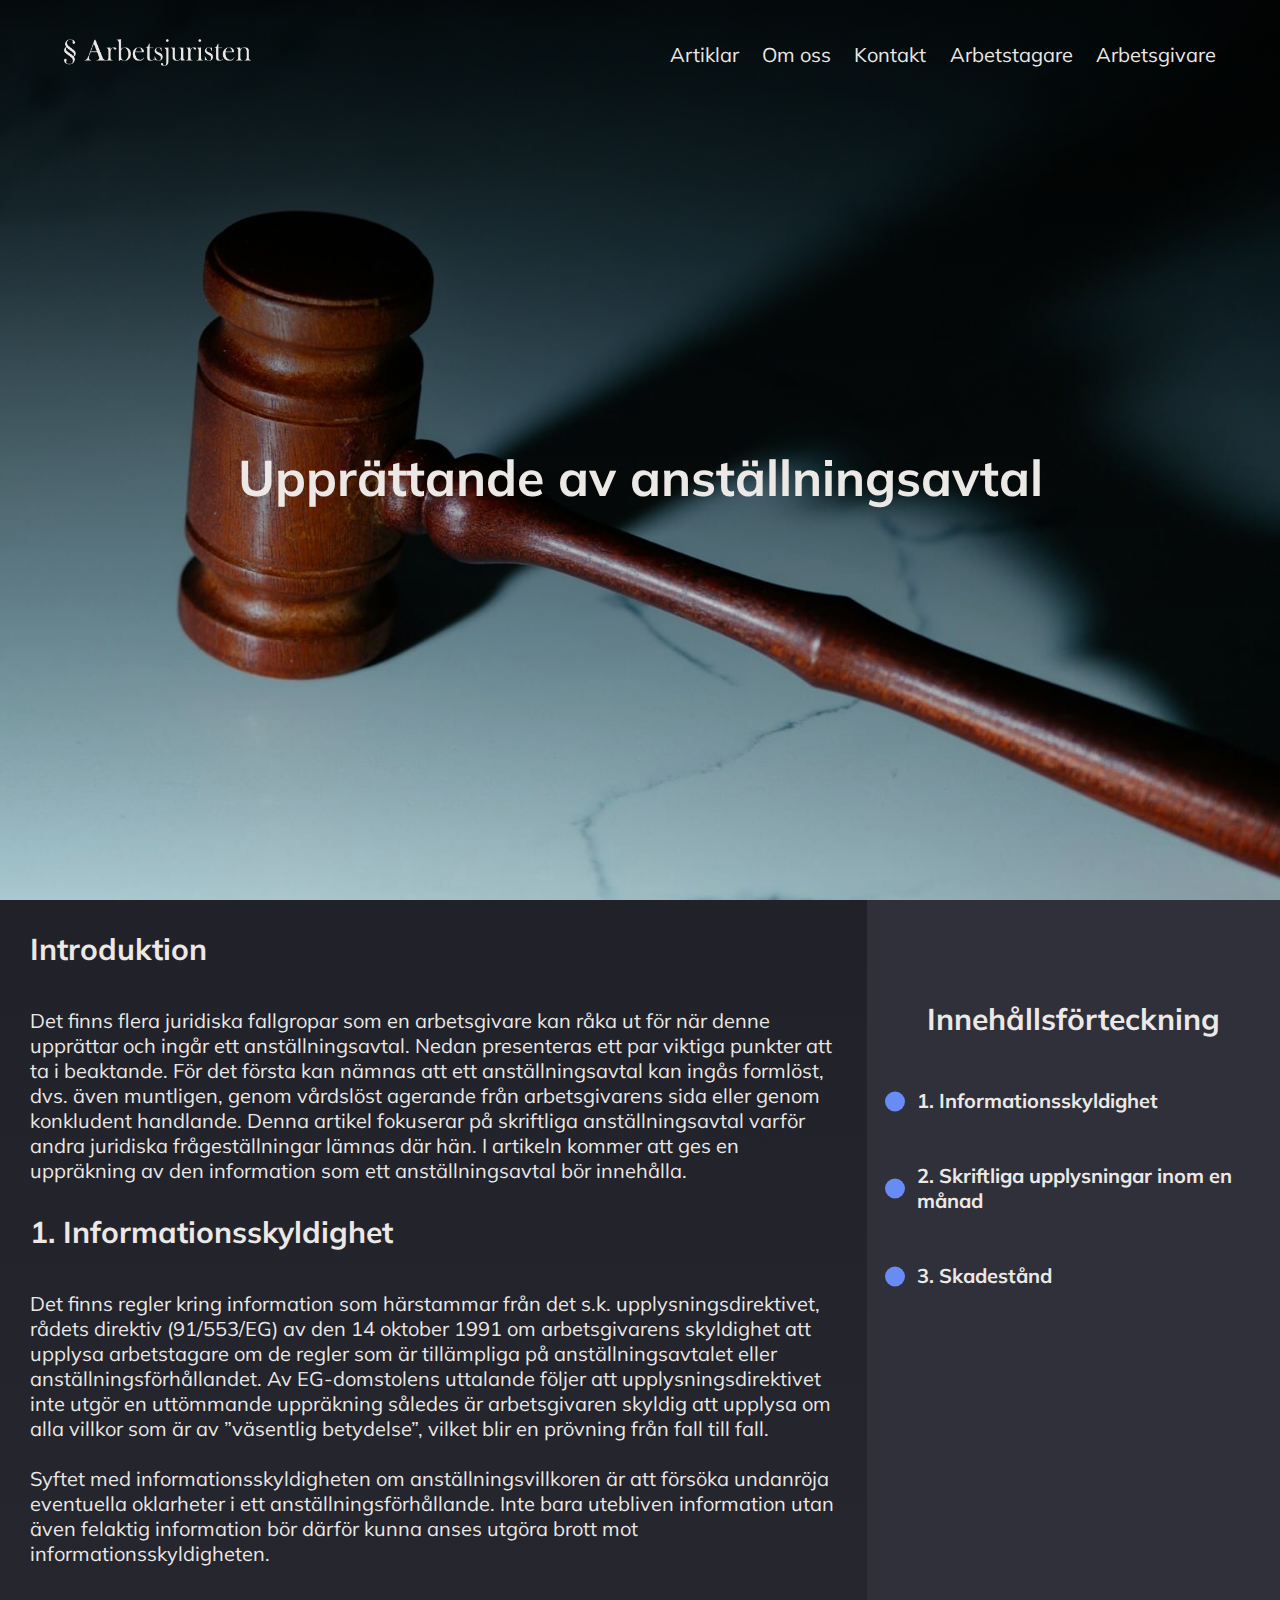
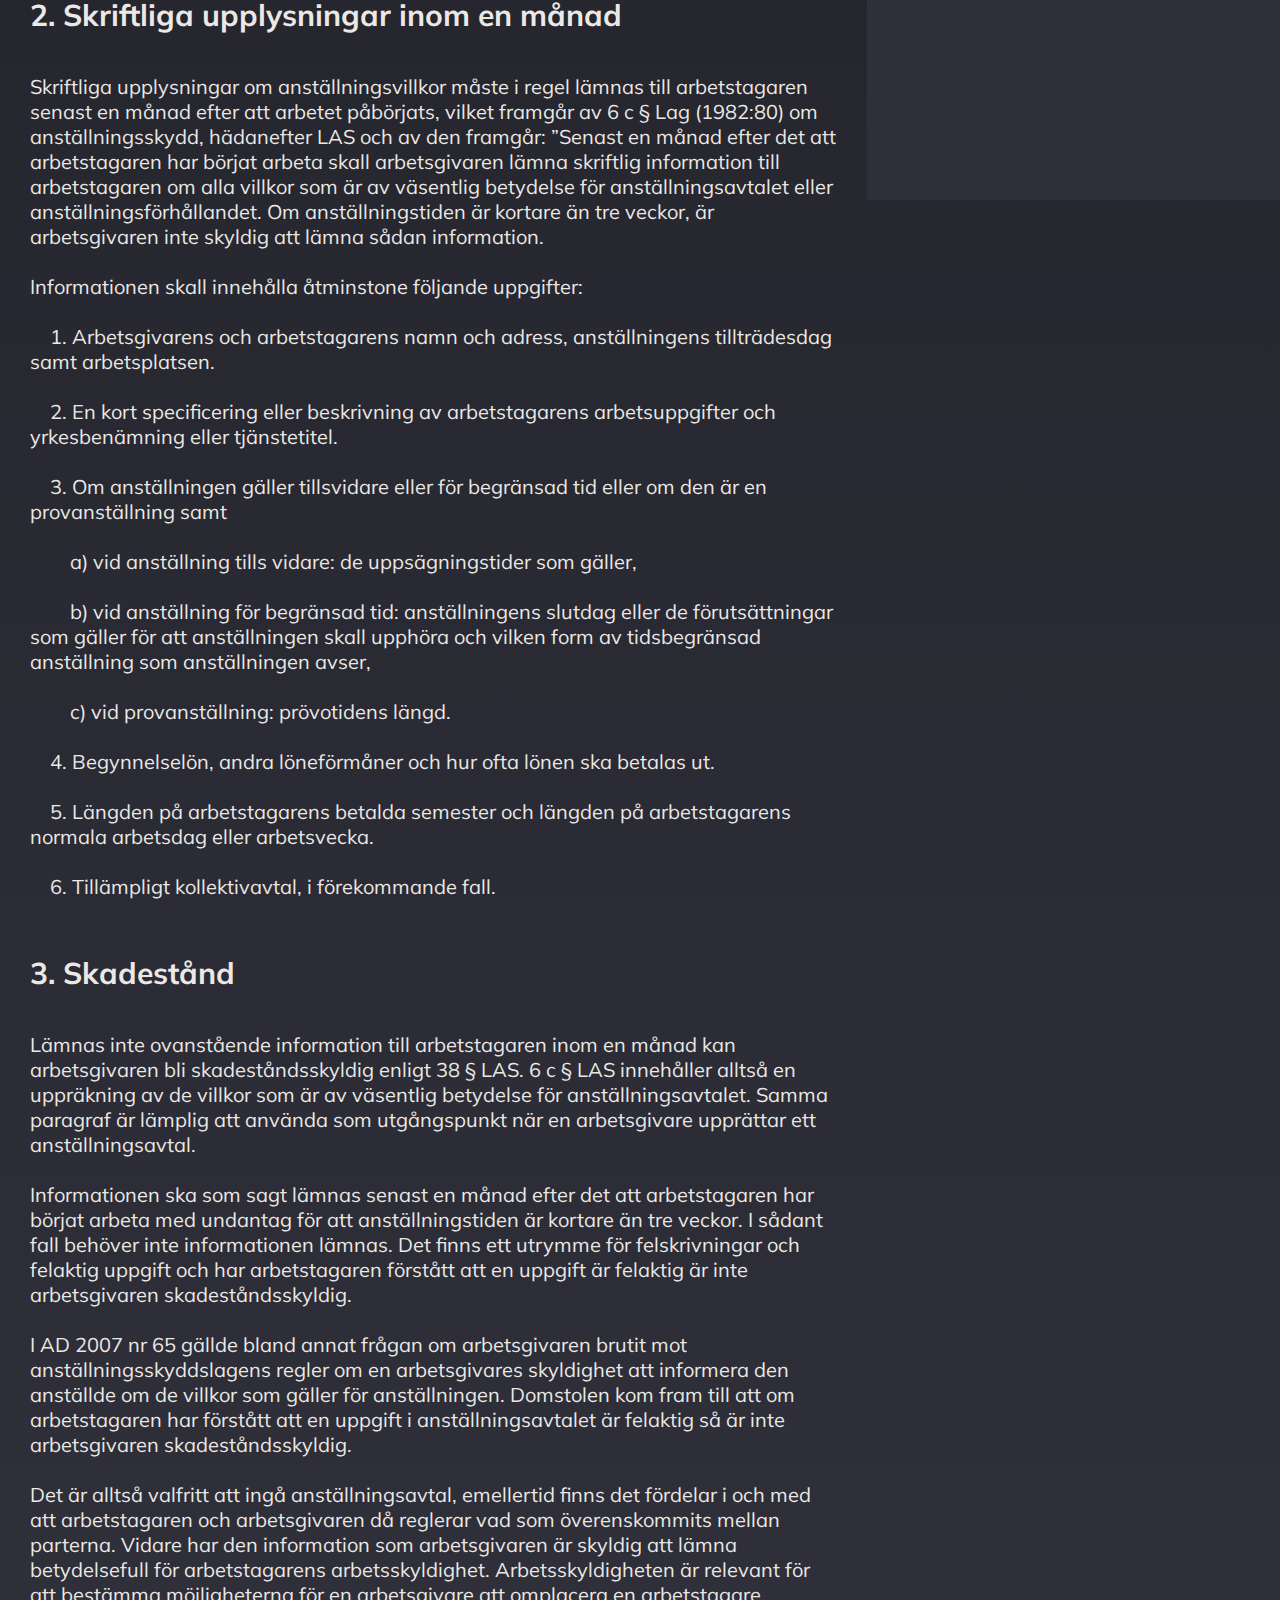
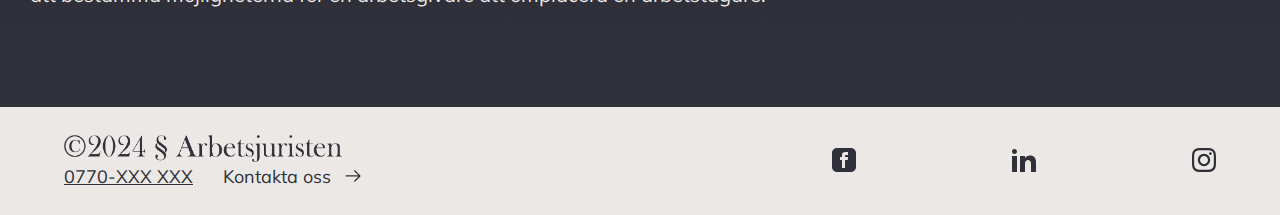
<file: artiklar/artikel/artikel.html>
<!DOCTYPE html>
<html lang="en">
  <head>
    <meta charset="UTF-8" />
    <meta name="viewport" content="width=device-width, initial-scale=1.0" />
    <!-- Importing fonts -->
    <link rel="preconnect" href="https://fonts.googleapis.com" />
    <link rel="preconnect" href="https://fonts.gstatic.com" crossorigin />
    <link
      href="https://fonts.googleapis.com/css2?family=Mulish:wght@200..1000&display=swap"
      rel="stylesheet"
    />
    <link rel="stylesheet" href="../../styles/style.css" />
    <title>§ Abetsjuristen</title>
    <link rel="icon" type="image/x-icon" href="../../icon/iconmonstr.ico" />
  </head>
  <body>
    <div class="article-page">
      <nav>
        <div class="logo">
          <a href="../../index.html">
            <img src="../../img/LogoLight.png" alt="Företagslogga" />
          </a>
        </div>
        <ul>
          <li>
            <a href="../../artiklar/artiklar.html">Artiklar</a>
            <div class="border-link"></div>
          </li>
          <li>
            <a href="../../omoss/omoss.html">Om oss</a>
            <div class="border-link"></div>
          </li>
          <li>
            <a href="../../kontakt/kontakt.html">Kontakt</a>
            <div class="border-link"></div>
          </li>
          <li>
            <a href="../../arbetstagare/arbetstagare.html">Arbetstagare</a>
            <div class="border-link"></div>
          </li>
          <li>
            <a href="../../arbetsgivare/arbetsgivare.html">Arbetsgivare</a>
            <div class="border-link"></div>
          </li>
        </ul>
      </nav>
      <div class="info-container">
        <h1>Upprättande av anställningsavtal</h1>
      </div>
    </div>
    <div class="introduction introduction-article">
      <div class="introduction-container introduction-container-article">
        <h2>Introduktion</h2>
        <p>
          Det finns flera juridiska fallgropar som en arbetsgivare kan råka ut
          för när denne upprättar och ingår ett anställningsavtal. Nedan
          presenteras ett par viktiga punkter att ta i beaktande. För det första
          kan nämnas att ett anställningsavtal kan ingås formlöst, dvs. även
          muntligen, genom vårdslöst agerande från arbetsgivarens sida eller
          genom konkludent handlande. Denna artikel fokuserar på skriftliga
          anställningsavtal varför andra juridiska frågeställningar lämnas där
          hän. I artikeln kommer att ges en uppräkning av den information som
          ett anställningsavtal bör innehålla.
        </p>

        <h2 id="informationsskyldighet">1. Informationsskyldighet</h2>
        <p>
          Det finns regler kring information som härstammar från det s.k.
          upplysningsdirektivet, rådets direktiv (91/553/EG) av den 14 oktober
          1991 om arbetsgivarens skyldighet att upplysa arbetstagare om de
          regler som är tillämpliga på anställningsavtalet eller
          anställningsförhållandet. Av EG-domstolens uttalande följer att
          upplysningsdirektivet inte utgör en uttömmande uppräkning således är
          arbetsgivaren skyldig att upplysa om alla villkor som är av ”väsentlig
          betydelse”, vilket blir en prövning från fall till fall. <br /><br />

          Syftet med informationsskyldigheten om anställningsvillkoren är att
          försöka undanröja eventuella oklarheter i ett anställningsförhållande.
          Inte bara utebliven information utan även felaktig information bör
          därför kunna anses utgöra brott mot informationsskyldigheten.
        </p>

        <h2 id="upplysning">2. Skriftliga upplysningar inom en månad</h2>
        <p>
          Skriftliga upplysningar om anställningsvillkor måste i regel lämnas
          till arbetstagaren senast en månad efter att arbetet påbörjats, vilket
          framgår av 6 c § Lag (1982:80) om anställningsskydd, hädanefter LAS
          och av den framgår: ”Senast en månad efter det att arbetstagaren har
          börjat arbeta skall arbetsgivaren lämna skriftlig information till
          arbetstagaren om alla villkor som är av väsentlig betydelse för
          anställningsavtalet eller anställningsförhållandet. Om
          anställningstiden är kortare än tre veckor, är arbetsgivaren inte
          skyldig att lämna sådan information. <br /><br />

          Informationen skall innehålla åtminstone följande uppgifter:
          <br /><br />

          &emsp;1. Arbetsgivarens och arbetstagarens namn och adress,
          anställningens tillträdesdag samt arbetsplatsen. <br /><br />
          &emsp;2. En kort specificering eller beskrivning av arbetstagarens
          arbetsuppgifter och yrkesbenämning eller tjänstetitel.<br /><br />
          &emsp;3. Om anställningen gäller tillsvidare eller för begränsad tid
          eller om den är en provanställning samt<br /><br />
          &emsp;&emsp;a&#41; vid anställning tills vidare: de uppsägningstider
          som gäller,<br /><br />
          &emsp;&emsp;b&#41; vid anställning för begränsad tid: anställningens
          slutdag eller de förutsättningar som gäller för att anställningen
          skall upphöra och vilken form av tidsbegränsad anställning som
          anställningen avser,<br /><br />
          &emsp;&emsp;c&#41; vid provanställning: prövotidens längd.<br /><br />
          &emsp;4. Begynnelselön, andra löneförmåner och hur ofta lönen ska
          betalas ut.<br /><br />
          &emsp;5. Längden på arbetstagarens betalda semester och längden på
          arbetstagarens normala arbetsdag eller arbetsvecka.<br /><br />
          &emsp;6. Tillämpligt kollektivavtal, i förekommande fall.<br /><br />
        </p>

        <h2 id="skadestånd">3. Skadestånd</h2>
        <p>
          Lämnas inte ovanstående information till arbetstagaren inom en månad
          kan arbetsgivaren bli skadeståndsskyldig enligt 38 § LAS. 6 c § LAS
          innehåller alltså en uppräkning av de villkor som är av väsentlig
          betydelse för anställningsavtalet. Samma paragraf är lämplig att
          använda som utgångspunkt när en arbetsgivare upprättar ett
          anställningsavtal. <br /><br />

          Informationen ska som sagt lämnas senast en månad efter det att
          arbetstagaren har börjat arbeta med undantag för att anställningstiden
          är kortare än tre veckor. I sådant fall behöver inte informationen
          lämnas. Det finns ett utrymme för felskrivningar och felaktig uppgift
          och har arbetstagaren förstått att en uppgift är felaktig är inte
          arbetsgivaren skadeståndsskyldig.<br /><br />

          I AD 2007 nr 65 gällde bland annat frågan om arbetsgivaren brutit mot
          anställningsskyddslagens regler om en arbetsgivares skyldighet att
          informera den anställde om de villkor som gäller för anställningen.
          Domstolen kom fram till att om arbetstagaren har förstått att en
          uppgift i anställningsavtalet är felaktig så är inte arbetsgivaren
          skadeståndsskyldig.<br /><br />

          Det är alltså valfritt att ingå anställningsavtal, emellertid finns
          det fördelar i och med att arbetstagaren och arbetsgivaren då reglerar
          vad som överenskommits mellan parterna. Vidare har den information som
          arbetsgivaren är skyldig att lämna betydelsefull för arbetstagarens
          arbetsskyldighet. Arbetsskyldigheten är relevant för att bestämma
          möjligheterna för en arbetsgivare att omplacera en arbetstagare.
        </p>
      </div>

      <div class="aside-wrapper">
        <aside>
          <h2>Innehållsförteckning</h2>
          <p>
            <img src="../../icon/iconmonstr-circle-filled.svg" alt="" /><a
              href="#informationsskyldighet"
              >1. Informationsskyldighet</a
            >
          </p>
          <p>
            <img src="../../icon/iconmonstr-circle-filled.svg" alt="" /><a
              href="#upplysning"
              >2. Skriftliga upplysningar inom en månad</a
            >
          </p>
          <p>
            <img src="../../icon/iconmonstr-circle-filled.svg" alt="" /><a
              href="#skadestånd"
              >3. Skadestånd</a
            >
          </p>
        </aside>
      </div>
    </div>

    <footer>
      <div class="footer-container">
        <div class="company-information-container">
          <div class="copyright-logo-wrapper">
            <img src="../../img/LogoDarkCopyright.png" alt="Företagslogga" />
          </div>
          <div class="contact-info-container">
            <p><a href="tel:0770-XXXXXX">0770-XXX XXX</a></p>
            <div class="contact-us">
              <a href="../../kontakt/kontakt.html"
                ><p>Kontakta oss</p>
                <img
                  src="../../icon/iconmonstr-arrow-right-lined-secondary.svg"
                  alt=""
              /></a>
            </div>
          </div>
        </div>
        <ul class="socials">
          <li>
            <a href="https://www.facebook.com/robin.hawiz/"
              ><img
                src="../../icon/iconmonstr-facebook-3.svg"
                alt="Facebook ikon"
            /></a>
          </li>
          <li>
            <a href="https://www.linkedin.com/in/robin-hawiz-328601173/"
              ><img
                src="../../icon/iconmonstr-linkedin-1.svg"
                alt="LinkedIn ikon"
            /></a>
          </li>
          <li>
            <a href="https://www.instagram.com/robinhawiz/"
              ><img
                src="../../icon/iconmonstr-instagram-11.svg"
                alt="Instagram ikon"
            /></a>
          </li>
        </ul>
      </div>
    </footer>
  </body>
</html>
</file>
<file: styles/style.css>
@charset "UTF-8";
* {
  margin: 0;
  padding: 0;
  box-sizing: border-box;
  list-style: none;
  text-decoration: none;
}

html {
  font-size: 62.5%;
  scroll-behavior: smooth;
}

body {
  font-family: "Mulish", sans-serif;
  font-weight: bold;
  font-style: normal;
}

h1 {
  font-size: 5rem;
  color: #ece8e5;
}

h2 {
  font-size: 3rem;
  color: #ece8e5;
}

h3 {
  font-size: 2.5rem;
  color: #ece8e5;
}

p {
  color: #ece8e5;
}

a.button,
button {
  position: relative;
  background: none;
  border: none;
  cursor: pointer;
  width: 15rem;
  height: 5rem;
}
a.button .border-line,
button .border-line {
  position: absolute;
  background: #ece8e5;
  transition: all ease 0.3s;
}
a.button .border-line.top-right-vertical,
button .border-line.top-right-vertical {
  top: 0;
  left: 0;
  width: 0.2rem;
  height: 2rem;
}
a.button .border-line.top-right-horizontal,
button .border-line.top-right-horizontal {
  top: 0;
  left: 0;
  width: 2rem;
  height: 0.2rem;
}
a.button .border-line.bottom-right-vertical,
button .border-line.bottom-right-vertical {
  bottom: 0;
  right: 0;
  width: 0.2rem;
  height: 2rem;
}
a.button .border-line.bottom-right-horizontal,
button .border-line.bottom-right-horizontal {
  bottom: 0;
  right: 0;
  width: 2rem;
  height: 0.2rem;
}
a.button p,
button p {
  text-align: center;
  transform: translateY(50%);
  font-size: 1.8rem;
  font-family: "Mulish", sans-serif;
  font-weight: bold;
  font-style: normal;
}
a.button:hover .border-line.top-right-vertical,
button:hover .border-line.top-right-vertical {
  width: 0.2rem;
  height: 5rem;
}
a.button:hover .border-line.top-right-horizontal,
button:hover .border-line.top-right-horizontal {
  width: 15rem;
  height: 0.2rem;
}
a.button:hover .border-line.bottom-right-vertical,
button:hover .border-line.bottom-right-vertical {
  width: 0.2rem;
  height: 5rem;
}
a.button:hover .border-line.bottom-right-horizontal,
button:hover .border-line.bottom-right-horizontal {
  width: 15rem;
  height: 0.2rem;
}

button p {
  transform: translate(0);
}

nav {
  width: 90%;
  margin: auto;
  min-height: 12vh; /* Chrome 4-20, Safari 3.1-6, Safari på iOS 3.2-6.1, Androids web browser 2.1-4.3 */ /* Firefox 2-21 */ /* Internet explorer 10 */ /* Chrome 21-28, Safari 6.1-8, Opera 15-16, Safari on iOS 7-8.4 */
  display: flex;
  -moz-align-items: center;
  -ms-align-items: center;
  align-items: center;
  -moz-justify-content: space-between;
  -ms-justify-content: space-between;
  justify-content: space-between;
  -moz-flex-direction: row;
  -o-flex-direction: row;
  flex-direction: row; /* Internet explorer 10 (column = vertical, row = horizontal)*/
}
nav .logo {
  flex-grow: 4.5;
}
nav .logo img {
  width: 18.7rem;
  height: 2.7rem;
}
nav ul {
  flex-grow: 1; /* Chrome 4-20, Safari 3.1-6, Safari på iOS 3.2-6.1, Androids web browser 2.1-4.3 */ /* Firefox 2-21 */ /* Internet explorer 10 */ /* Chrome 21-28, Safari 6.1-8, Opera 15-16, Safari on iOS 7-8.4 */
  display: flex;
  -moz-align-items: center;
  -ms-align-items: center;
  align-items: center;
  -moz-justify-content: space-between;
  -ms-justify-content: space-between;
  justify-content: space-between;
  -moz-flex-direction: row;
  -o-flex-direction: row;
  flex-direction: row; /* Internet explorer 10 (column = vertical, row = horizontal)*/
}
nav ul li {
  position: relative;
}
nav ul li .border-link {
  position: absolute;
  bottom: 0;
  transition: all ease 0.2s;
  background: #ece8e5;
  width: 0rem;
  height: 0.2rem;
}
nav ul li:hover .border-link {
  width: 100%;
}
nav ul li a {
  color: #ece8e5;
  font-size: 2rem;
  font-weight: 400;
}

footer {
  min-height: 12vh;
  background: #ece8e5; /* Chrome 4-20, Safari 3.1-6, Safari på iOS 3.2-6.1, Androids web browser 2.1-4.3 */ /* Firefox 2-21 */ /* Internet explorer 10 */ /* Chrome 21-28, Safari 6.1-8, Opera 15-16, Safari on iOS 7-8.4 */
  display: flex;
  -moz-align-items: center;
  -ms-align-items: center;
  align-items: center;
  -moz-justify-content: center;
  -ms-justify-content: center;
  justify-content: center;
  -moz-flex-direction: column;
  -o-flex-direction: column;
  flex-direction: column;
}
footer .footer-container {
  width: 90%;
  margin: auto; /* Chrome 4-20, Safari 3.1-6, Safari på iOS 3.2-6.1, Androids web browser 2.1-4.3 */ /* Firefox 2-21 */ /* Internet explorer 10 */ /* Chrome 21-28, Safari 6.1-8, Opera 15-16, Safari on iOS 7-8.4 */
  display: flex;
  -moz-align-items: center;
  -ms-align-items: center;
  align-items: center;
  -moz-justify-content: space-between;
  -ms-justify-content: space-between;
  justify-content: space-between;
  -moz-flex-direction: row;
  -o-flex-direction: row;
  flex-direction: row;
  flex-wrap: wrap;
}
footer .footer-container .company-information-container { /* Chrome 4-20, Safari 3.1-6, Safari på iOS 3.2-6.1, Androids web browser 2.1-4.3 */ /* Firefox 2-21 */ /* Internet explorer 10 */ /* Chrome 21-28, Safari 6.1-8, Opera 15-16, Safari on iOS 7-8.4 */
  display: flex;
  -moz-align-items: normal;
  -ms-align-items: normal;
  align-items: normal;
  -moz-justify-content: center;
  -ms-justify-content: center;
  justify-content: center;
  -moz-flex-direction: column;
  -o-flex-direction: column;
  flex-direction: column;
  flex-grow: 1.5;
}
footer .footer-container .company-information-container .contact-info-container {
  width: 100%; /* Chrome 4-20, Safari 3.1-6, Safari på iOS 3.2-6.1, Androids web browser 2.1-4.3 */ /* Firefox 2-21 */ /* Internet explorer 10 */ /* Chrome 21-28, Safari 6.1-8, Opera 15-16, Safari on iOS 7-8.4 */
  display: flex;
  -moz-align-items: center;
  -ms-align-items: center;
  align-items: center;
  -moz-justify-content: normal;
  -ms-justify-content: normal;
  justify-content: normal;
  -moz-flex-direction: row;
  -o-flex-direction: row;
  flex-direction: row;
}
footer .footer-container .company-information-container .contact-info-container p {
  font-size: 1.8rem;
  font-weight: 400;
}
footer .footer-container .company-information-container .contact-info-container p a {
  color: #2f303a;
  text-decoration: underline;
}
footer .footer-container .company-information-container .contact-info-container .contact-us {
  width: 14rem;
  margin-left: 3rem;
}
footer .footer-container .company-information-container .contact-info-container .contact-us a { /* Chrome 4-20, Safari 3.1-6, Safari på iOS 3.2-6.1, Androids web browser 2.1-4.3 */ /* Firefox 2-21 */ /* Internet explorer 10 */ /* Chrome 21-28, Safari 6.1-8, Opera 15-16, Safari on iOS 7-8.4 */
  display: flex;
  -moz-align-items: center;
  -ms-align-items: center;
  align-items: center;
  -moz-justify-content: space-between;
  -ms-justify-content: space-between;
  justify-content: space-between;
  -moz-flex-direction: row;
  -o-flex-direction: row;
  flex-direction: row;
}
footer .footer-container .company-information-container .contact-info-container .contact-us a p {
  color: #2f303a;
  font-size: 1.8rem;
}
footer .footer-container .company-information-container .contact-info-container .contact-us a img {
  transition: all ease 0.3s;
  width: 2rem;
  height: 2rem;
}
footer .footer-container .company-information-container .contact-info-container .contact-us a:hover img {
  transform: translate(1rem);
}
footer .footer-container .company-information-container .copyright-logo-wrapper img {
  height: 2.7rem;
  width: 27.8rem;
}
footer .footer-container ul.socials { /* Chrome 4-20, Safari 3.1-6, Safari på iOS 3.2-6.1, Androids web browser 2.1-4.3 */ /* Firefox 2-21 */ /* Internet explorer 10 */ /* Chrome 21-28, Safari 6.1-8, Opera 15-16, Safari on iOS 7-8.4 */
  display: flex;
  -moz-align-items: center;
  -ms-align-items: center;
  align-items: center;
  -moz-justify-content: space-between;
  -ms-justify-content: space-between;
  justify-content: space-between;
  -moz-flex-direction: row;
  -o-flex-direction: row;
  flex-direction: row;
  flex-grow: 1;
}
footer .footer-container ul.socials li a img {
  transition: all ease 0.5s;
}
footer .footer-container ul.socials li:hover a img {
  /* primary color */
  filter: invert(53%) sepia(31%) saturate(1360%) hue-rotate(193deg) brightness(98%) contrast(96%);
}

@media screen and (max-width: 800px) {
  nav {
    flex-wrap: wrap;
  }
  nav .logo {
    margin-top: 3rem;
    margin-bottom: 3rem;
    text-align: center;
  }
  nav ul {
    flex-basis: 60rem;
    flex-wrap: wrap;
  }
  nav ul li {
    margin-left: 0.5rem;
    margin-right: 0.5rem;
  }
  footer .footer-container .company-information-container {
    margin-top: 2rem;
    margin-bottom: 1rem;
    flex-basis: 40rem; /* Chrome 4-20, Safari 3.1-6, Safari på iOS 3.2-6.1, Androids web browser 2.1-4.3 */ /* Firefox 2-21 */ /* Internet explorer 10 */ /* Chrome 21-28, Safari 6.1-8, Opera 15-16, Safari on iOS 7-8.4 */
    display: flex;
    -moz-align-items: center;
    -ms-align-items: center;
    align-items: center;
    -moz-justify-content: center;
    -ms-justify-content: center;
    justify-content: center;
    -moz-flex-direction: column;
    -o-flex-direction: column;
    flex-direction: column;
  }
  footer .footer-container .company-information-container .contact-info-container { /* Chrome 4-20, Safari 3.1-6, Safari på iOS 3.2-6.1, Androids web browser 2.1-4.3 */ /* Firefox 2-21 */ /* Internet explorer 10 */ /* Chrome 21-28, Safari 6.1-8, Opera 15-16, Safari on iOS 7-8.4 */
    display: flex;
    -moz-align-items: center;
    -ms-align-items: center;
    align-items: center;
    -moz-justify-content: center;
    -ms-justify-content: center;
    justify-content: center;
    -moz-flex-direction: row;
    -o-flex-direction: row;
    flex-direction: row;
  }
  footer .footer-container .company-information-container .copyright-logo-wrapper {
    width: 25rem;
  }
  footer .footer-container .company-information-container .copyright-logo-wrapper img {
    height: 100%;
    width: 100%;
  }
  footer .footer-container ul.socials {
    margin-top: 1rem;
    margin-bottom: 2rem;
    flex-basis: 40rem; /* Chrome 4-20, Safari 3.1-6, Safari på iOS 3.2-6.1, Androids web browser 2.1-4.3 */ /* Firefox 2-21 */ /* Internet explorer 10 */ /* Chrome 21-28, Safari 6.1-8, Opera 15-16, Safari on iOS 7-8.4 */
    display: flex;
    -moz-align-items: center;
    -ms-align-items: center;
    align-items: center;
    -moz-justify-content: space-evenly;
    -ms-justify-content: space-evenly;
    justify-content: space-evenly;
    -moz-flex-direction: row;
    -o-flex-direction: row;
    flex-direction: row;
  }
}
.homepage {
  min-height: 100vh;
  background: #2f303a; /* fallback */
  background-image: url("../img/LandingPage.jpg"); /* fallback */
  background-image: linear-gradient(to bottom, rgba(0, 0, 0, 0.8) 0%, rgba(0, 0, 0, 0) 100%), url("../img/LandingPage.jpg");
  background-size: cover;
  background-position: center;
}

.info-container {
  min-height: 82vh;
  width: 100%; /* Chrome 4-20, Safari 3.1-6, Safari på iOS 3.2-6.1, Androids web browser 2.1-4.3 */ /* Firefox 2-21 */ /* Internet explorer 10 */ /* Chrome 21-28, Safari 6.1-8, Opera 15-16, Safari on iOS 7-8.4 */
  display: flex;
  -moz-align-items: center;
  -ms-align-items: center;
  align-items: center;
  -moz-justify-content: center;
  -ms-justify-content: center;
  justify-content: center;
  -moz-flex-direction: column;
  -o-flex-direction: column;
  flex-direction: column; /* Internet explorer 10 (column = vertical, row = horizontal)*/
}
.info-container .text-wrapper {
  margin-top: 5rem;
  margin-bottom: 5rem;
  width: 50.1rem;
}
.info-container .text-wrapper p {
  line-height: 2.7rem;
  font-size: 2rem;
}

/* ---------------------------services-for-workers--------------------------- */
.services-for-workers {
  background-color: #2f303a;
  min-height: 70vh; /* Chrome 4-20, Safari 3.1-6, Safari på iOS 3.2-6.1, Androids web browser 2.1-4.3 */ /* Firefox 2-21 */ /* Internet explorer 10 */ /* Chrome 21-28, Safari 6.1-8, Opera 15-16, Safari on iOS 7-8.4 */
  display: flex;
  -moz-align-items: normal;
  -ms-align-items: normal;
  align-items: normal;
  -moz-justify-content: normal;
  -ms-justify-content: normal;
  justify-content: normal;
  -moz-flex-direction: row;
  -o-flex-direction: row;
  flex-direction: row;
}
.services-for-workers .info-container-services {
  width: 100%; /* Chrome 4-20, Safari 3.1-6, Safari på iOS 3.2-6.1, Androids web browser 2.1-4.3 */ /* Firefox 2-21 */ /* Internet explorer 10 */ /* Chrome 21-28, Safari 6.1-8, Opera 15-16, Safari on iOS 7-8.4 */
  display: flex;
  -moz-align-items: center;
  -ms-align-items: center;
  align-items: center;
  -moz-justify-content: center;
  -ms-justify-content: center;
  justify-content: center;
  -moz-flex-direction: column;
  -o-flex-direction: column;
  flex-direction: column;
}
.services-for-workers .info-container-services .info-content-container-services {
  width: calc(30rem + 20vw);
}
.services-for-workers .info-container-services .info-content-container-services h2 {
  margin-bottom: calc(2rem + 1vw);
  margin-left: 2rem;
}
.services-for-workers .info-container-services .info-content-container-services .labour-and-negotiations-container { /* Chrome 4-20, Safari 3.1-6, Safari på iOS 3.2-6.1, Androids web browser 2.1-4.3 */ /* Firefox 2-21 */ /* Internet explorer 10 */ /* Chrome 21-28, Safari 6.1-8, Opera 15-16, Safari on iOS 7-8.4 */
  display: flex;
  -moz-align-items: normal;
  -ms-align-items: normal;
  align-items: normal;
  -moz-justify-content: space-between;
  -ms-justify-content: space-between;
  justify-content: space-between;
  -moz-flex-direction: row;
  -o-flex-direction: row;
  flex-direction: row;
  line-height: 2.7rem;
  margin-left: 2rem;
}
.services-for-workers .info-container-services .info-content-container-services .labour-and-negotiations-container li {
  margin-left: 2.5rem;
  list-style-type: disc;
  color: #ece8e5;
  line-height: 3.5rem;
  font-size: 1.8rem;
}
.services-for-workers .info-container-services .info-content-container-services .labour-and-negotiations-container p {
  font-size: 2.3rem;
}
.services-for-workers .info-container-services .info-content-container-services .labour-and-negotiations-container .read-more {
  width: 10rem;
}
.services-for-workers .info-container-services .info-content-container-services .labour-and-negotiations-container .read-more a { /* Chrome 4-20, Safari 3.1-6, Safari på iOS 3.2-6.1, Androids web browser 2.1-4.3 */ /* Firefox 2-21 */ /* Internet explorer 10 */ /* Chrome 21-28, Safari 6.1-8, Opera 15-16, Safari on iOS 7-8.4 */
  display: flex;
  -moz-align-items: center;
  -ms-align-items: center;
  align-items: center;
  -moz-justify-content: space-between;
  -ms-justify-content: space-between;
  justify-content: space-between;
  -moz-flex-direction: row;
  -o-flex-direction: row;
  flex-direction: row;
}
.services-for-workers .info-container-services .info-content-container-services .labour-and-negotiations-container .read-more a p {
  font-size: 1.8rem;
  color: #688bf5;
}
.services-for-workers .info-container-services .info-content-container-services .labour-and-negotiations-container .read-more a img {
  transition: all ease 0.3s;
  width: 2.4rem;
  height: 2.4rem;
}
.services-for-workers .info-container-services .info-content-container-services .labour-and-negotiations-container .read-more a:hover img {
  transform: translate(1rem);
}
.services-for-workers .image-wrapper-worker {
  position: relative;
  min-height: 70vh;
  width: 100%;
}
.services-for-workers .image-wrapper-worker .service-wrapper {
  display: none;
  position: absolute;
  top: 50%;
  left: 50%;
  transform: translate(-50%, -50%);
  padding: 4rem;
  background: rgba(47, 48, 58, 0.8);
}
.services-for-workers .image-wrapper-worker img {
  height: 100%;
  width: 100%;
  -o-object-fit: cover;
     object-fit: cover;
  vertical-align: middle;
}

/* ---------------------------services-for-employers--------------------------- */
.services-for-employers {
  background-color: #2f303a;
  min-height: 120vh; /* Chrome 4-20, Safari 3.1-6, Safari på iOS 3.2-6.1, Androids web browser 2.1-4.3 */ /* Firefox 2-21 */ /* Internet explorer 10 */ /* Chrome 21-28, Safari 6.1-8, Opera 15-16, Safari on iOS 7-8.4 */
  display: flex;
  -moz-align-items: stretch;
  -ms-align-items: stretch;
  align-items: stretch;
  -moz-justify-content: stretch;
  -ms-justify-content: stretch;
  justify-content: stretch;
  -moz-flex-direction: row;
  -o-flex-direction: row;
  flex-direction: row;
}
.services-for-employers .info-container-services {
  width: 100%; /* Chrome 4-20, Safari 3.1-6, Safari på iOS 3.2-6.1, Androids web browser 2.1-4.3 */ /* Firefox 2-21 */ /* Internet explorer 10 */ /* Chrome 21-28, Safari 6.1-8, Opera 15-16, Safari on iOS 7-8.4 */
  display: flex;
  -moz-align-items: center;
  -ms-align-items: center;
  align-items: center;
  -moz-justify-content: center;
  -ms-justify-content: center;
  justify-content: center;
  -moz-flex-direction: column;
  -o-flex-direction: column;
  flex-direction: column;
}
.services-for-employers .info-container-services .info-content-container-services {
  width: calc(30rem + 20vw);
}
.services-for-employers .info-container-services .info-content-container-services h2 {
  margin-bottom: 2rem;
  margin-top: 1rem;
  margin-left: 2rem;
}
.services-for-employers .info-container-services .info-content-container-services .labour-and-negotiations-container > * {
  margin-top: 1.4vw;
  margin-bottom: 1.4vw;
  margin-left: 2rem;
}
.services-for-employers .info-container-services .info-content-container-services .labour-and-negotiations-container {
  line-height: 2.7rem; /* Chrome 4-20, Safari 3.1-6, Safari på iOS 3.2-6.1, Androids web browser 2.1-4.3 */ /* Firefox 2-21 */ /* Internet explorer 10 */ /* Chrome 21-28, Safari 6.1-8, Opera 15-16, Safari on iOS 7-8.4 */
  display: flex;
  -moz-align-items: normal;
  -ms-align-items: normal;
  align-items: normal;
  -moz-justify-content: space-between;
  -ms-justify-content: space-between;
  justify-content: space-between;
  -moz-flex-direction: column;
  -o-flex-direction: column;
  flex-direction: column;
}
.services-for-employers .info-container-services .info-content-container-services .labour-and-negotiations-container li {
  margin-left: 2.5rem;
  list-style-type: disc;
  color: #ece8e5;
  line-height: 3.5rem;
  font-size: 1.8rem;
}
.services-for-employers .info-container-services .info-content-container-services .labour-and-negotiations-container p {
  font-size: 2.3rem;
}
.services-for-employers .info-container-services .info-content-container-services .labour-and-negotiations-container .read-more {
  width: 10rem;
}
.services-for-employers .info-container-services .info-content-container-services .labour-and-negotiations-container .read-more a { /* Chrome 4-20, Safari 3.1-6, Safari på iOS 3.2-6.1, Androids web browser 2.1-4.3 */ /* Firefox 2-21 */ /* Internet explorer 10 */ /* Chrome 21-28, Safari 6.1-8, Opera 15-16, Safari on iOS 7-8.4 */
  display: flex;
  -moz-align-items: center;
  -ms-align-items: center;
  align-items: center;
  -moz-justify-content: space-between;
  -ms-justify-content: space-between;
  justify-content: space-between;
  -moz-flex-direction: row;
  -o-flex-direction: row;
  flex-direction: row;
}
.services-for-employers .info-container-services .info-content-container-services .labour-and-negotiations-container .read-more a p {
  font-size: 1.8rem;
  color: #688bf5;
}
.services-for-employers .info-container-services .info-content-container-services .labour-and-negotiations-container .read-more a img {
  transition: all ease 0.3s;
  width: 2.4rem;
  height: 2.4rem;
}
.services-for-employers .info-container-services .info-content-container-services .labour-and-negotiations-container .read-more a:hover img {
  transform: translate(1rem);
}
.services-for-employers .image-wrapper-employer {
  position: relative;
  min-height: 120vh;
  width: 100%;
}
.services-for-employers .image-wrapper-employer .service-wrapper {
  display: none;
  position: absolute;
  top: 50%;
  left: 50%;
  transform: translate(-50%, -50%);
  padding: 4rem;
  background: rgba(47, 48, 58, 0.8);
}
.services-for-employers .image-wrapper-employer img {
  width: 100%;
  height: 100%;
  -o-object-fit: cover;
     object-fit: cover;
  vertical-align: middle;
}

@media screen and (max-width: 1024px) {
  .services-for-workers {
    flex-wrap: wrap-reverse;
  }
  .services-for-workers .info-container-services {
    margin-top: 5rem;
    margin-bottom: 5rem;
  }
  .services-for-workers .info-container-services h2 {
    display: none;
  }
  .services-for-workers .image-wrapper-worker {
    /* For some reason you have to set both a min-height and height to 40vh to override the previous min-height of 70vh. */
    min-height: 40vh;
    height: 40vh;
  }
  .services-for-workers .image-wrapper-worker .service-wrapper {
    display: block;
    text-align: center;
  }
  .services-for-workers .image-wrapper-worker img {
    -o-object-fit: cover;
       object-fit: cover;
    -o-object-position: 50% 10%;
       object-position: 50% 10%;
  }
  .services-for-employers {
    flex-wrap: wrap;
  }
  .services-for-employers .info-container-services {
    margin-top: 5rem;
    margin-bottom: 5rem;
  }
  .services-for-employers .info-container-services h2 {
    display: none;
  }
  .services-for-employers .info-container-services .labour-and-negotiations-container {
    height: 100%;
  }
  .services-for-employers .image-wrapper-employer {
    /* For some reason you have to set both a min-height and height to 40vh to override the previous min-height of 120vh. */
    min-height: 40vh;
    height: 40vh;
  }
  .services-for-employers .image-wrapper-employer .service-wrapper {
    display: block;
    text-align: center;
  }
  .services-for-employers .image-wrapper-employer img {
    -o-object-fit: cover;
       object-fit: cover;
  }
}
@media screen and (max-width: 800px) {
  .homepage .info-container h2 {
    text-align: center;
  }
  .homepage .info-container .text-wrapper {
    text-align: center;
    width: 90%;
    margin-top: 3rem;
    margin-bottom: 3rem;
  }
  .services-for-workers h2 {
    text-align: center;
  }
  .services-for-workers .info-container-services {
    margin-top: 5rem;
    margin-bottom: 5rem;
  }
  .services-for-workers .info-container-services .info-content-container-services {
    width: 90%;
  }
  .services-for-workers .info-container-services .info-content-container-services .labour-and-negotiations-container {
    flex-wrap: wrap;
    justify-content: center;
  }
  .services-for-workers .info-container-services .info-content-container-services .labour-and-negotiations-container .labour-law-container {
    margin-bottom: 3rem;
  }
  .services-for-workers .info-container-services .info-content-container-services .labour-and-negotiations-container > * {
    flex-basis: 50rem;
  }
  .services-for-employers {
    flex-wrap: wrap;
  }
  .services-for-employers h2 {
    text-align: center;
  }
  .services-for-employers .info-container-services {
    margin-top: 5rem;
    margin-bottom: 5rem;
  }
  .services-for-employers .info-container-services .info-content-container-services {
    width: 90%;
  }
  .services-for-employers .info-container-services .info-content-container-services .labour-and-negotiations-container {
    height: 100%;
  }
  .services-for-employers .info-container-services .info-content-container-services .labour-and-negotiations-container > * {
    margin-top: 2rem;
    margin-bottom: 2rem;
  }
}
.about-us {
  min-height: 100vh;
  background: #2f303a; /* fallback */
  background-image: url("../img/About.jpg"); /* fallback */
  background-image: linear-gradient(to bottom, rgba(0, 0, 0, 0.8) 0%, rgba(0, 0, 0, 0) 100%), url("../img/About.jpg");
  background-size: cover;
  background-position: center;
}

.page-content { /* Chrome 4-20, Safari 3.1-6, Safari på iOS 3.2-6.1, Androids web browser 2.1-4.3 */ /* Firefox 2-21 */ /* Internet explorer 10 */ /* Chrome 21-28, Safari 6.1-8, Opera 15-16, Safari on iOS 7-8.4 */
  display: flex;
  -moz-align-items: center;
  -ms-align-items: center;
  align-items: center;
  -moz-justify-content: center;
  -ms-justify-content: center;
  justify-content: center;
  -moz-flex-direction: column;
  -o-flex-direction: column;
  flex-direction: column;
}

.info-container {
  min-height: 82vh;
  width: 100%; /* Chrome 4-20, Safari 3.1-6, Safari på iOS 3.2-6.1, Androids web browser 2.1-4.3 */ /* Firefox 2-21 */ /* Internet explorer 10 */ /* Chrome 21-28, Safari 6.1-8, Opera 15-16, Safari on iOS 7-8.4 */
  display: flex;
  -moz-align-items: center;
  -ms-align-items: center;
  align-items: center;
  -moz-justify-content: center;
  -ms-justify-content: center;
  justify-content: center;
  -moz-flex-direction: column;
  -o-flex-direction: column;
  flex-direction: column; /* Internet explorer 10 (column = vertical, row = horizontal)*/
}
.info-container .text-wrapper {
  margin-top: 5rem;
  margin-bottom: 5rem;
  width: 50.1rem;
}
.info-container .text-wrapper p {
  line-height: 2.7rem;
  font-size: 2rem;
}

button {
  position: relative;
  background: none;
  border: none;
  cursor: pointer;
  width: 15rem;
  height: 5rem;
}
button .border-line {
  position: absolute;
  background: #ece8e5;
  transition: all ease 0.3s;
}
button .border-line.top-right-vertical {
  top: 0;
  width: 0.2rem;
  height: 2rem;
}
button .border-line.top-right-horizontal {
  top: 0;
  width: 2rem;
  height: 0.2rem;
}
button .border-line.bottom-right-vertical {
  bottom: 0;
  right: 0;
  width: 0.2rem;
  height: 2rem;
}
button .border-line.bottom-right-horizontal {
  bottom: 0;
  right: 0;
  width: 2rem;
  height: 0.2rem;
}
button p {
  font-size: 1.8rem;
}
button:hover .border-line.top-right-vertical {
  width: 0.2rem;
  height: 5rem;
}
button:hover .border-line.top-right-horizontal {
  top: 0;
  width: 15rem;
  height: 0.2rem;
}
button:hover .border-line.bottom-right-vertical {
  bottom: 0;
  right: 0;
  width: 0.2rem;
  height: 5rem;
}
button:hover .border-line.bottom-right-horizontal {
  bottom: 0;
  right: 0;
  width: 15rem;
  height: 0.2rem;
}

.employee-page {
  min-height: 50vh;
  background: linear-gradient(to bottom, rgb(231, 233, 235) 0%, rgb(224, 236, 250) 100%); /* Chrome 4-20, Safari 3.1-6, Safari på iOS 3.2-6.1, Androids web browser 2.1-4.3 */ /* Firefox 2-21 */ /* Internet explorer 10 */ /* Chrome 21-28, Safari 6.1-8, Opera 15-16, Safari on iOS 7-8.4 */
  display: flex;
  -moz-align-items: center;
  -ms-align-items: center;
  align-items: center;
  -moz-justify-content: normal;
  -ms-justify-content: normal;
  justify-content: normal;
  -moz-flex-direction: row;
  -o-flex-direction: row;
  flex-direction: row;
}
.employee-page .information-wrapper {
  flex-grow: 1; /* Chrome 4-20, Safari 3.1-6, Safari på iOS 3.2-6.1, Androids web browser 2.1-4.3 */ /* Firefox 2-21 */ /* Internet explorer 10 */ /* Chrome 21-28, Safari 6.1-8, Opera 15-16, Safari on iOS 7-8.4 */
  display: flex;
  -moz-align-items: center;
  -ms-align-items: center;
  align-items: center;
  -moz-justify-content: center;
  -ms-justify-content: center;
  justify-content: center;
  -moz-flex-direction: column;
  -o-flex-direction: column;
  flex-direction: column;
}
.employee-page .information-wrapper .information-container {
  width: 60rem;
}
.employee-page .information-wrapper .information-container h2 {
  margin-bottom: 4rem;
  color: #2f303a;
}
.employee-page .information-wrapper .information-container p {
  color: #2f303a;
  font-size: 2rem;
  font-weight: 400;
}
.employee-page .information-wrapper .information-container p.name,
.employee-page .information-wrapper .information-container p.title {
  margin-top: 0.2rem;
  font-weight: 700;
}
.employee-page .information-wrapper .information-container p.title {
  margin-bottom: 0.2rem;
}
.employee-page .information-wrapper .information-container p a {
  color: #2f303a;
  text-decoration: underline;
}
.employee-page .information-wrapper .information-container .contact-us {
  width: 15rem;
  margin-top: 0.2rem;
}
.employee-page .information-wrapper .information-container .contact-us a { /* Chrome 4-20, Safari 3.1-6, Safari på iOS 3.2-6.1, Androids web browser 2.1-4.3 */ /* Firefox 2-21 */ /* Internet explorer 10 */ /* Chrome 21-28, Safari 6.1-8, Opera 15-16, Safari on iOS 7-8.4 */
  display: flex;
  -moz-align-items: center;
  -ms-align-items: center;
  align-items: center;
  -moz-justify-content: space-between;
  -ms-justify-content: space-between;
  justify-content: space-between;
  -moz-flex-direction: row;
  -o-flex-direction: row;
  flex-direction: row;
}
.employee-page .information-wrapper .information-container .contact-us a p {
  color: #688bf5;
  font-size: 2rem;
}
.employee-page .information-wrapper .information-container .contact-us a img {
  transition: all ease 0.3s;
  width: 2rem;
  height: 2rem;
}
.employee-page .information-wrapper .information-container .contact-us a:hover img {
  transform: translate(1rem);
}
.employee-page .image-wrapper {
  flex-grow: 1;
  align-self: flex-end;
}
.employee-page .image-wrapper img {
  height: calc(10rem + 40vw);
  -o-object-fit: contain;
     object-fit: contain;
  vertical-align: middle;
}

.employee-page.owner {
  background: linear-gradient(to bottom, rgb(224, 236, 250) 0%, rgb(231, 233, 235) 100%);
}
.employee-page.owner .image-wrapper img {
  float: right;
}

@media screen and (max-width: 1024px) {
  .employee-page {
    flex-wrap: wrap-reverse;
  }
  .employee-page .information-wrapper {
    flex-basis: 100rem;
  }
  .employee-page .information-wrapper .information-container {
    margin-top: 2rem;
    margin-bottom: 2rem;
  }
  .employee-page .image-wrapper {
    text-align: center;
  }
  .employee-page.owner {
    flex-wrap: wrap;
  }
  .employee-page.owner .image-wrapper img {
    float: none;
  }
}
@media screen and (max-width: 800px) {
  .about-us .info-container h2 {
    text-align: center;
  }
  .about-us .info-container .text-wrapper {
    text-align: center;
    width: 90%;
    margin-top: 3rem;
    margin-bottom: 3rem;
  }
  .employee-page .information-wrapper {
    margin-top: 2rem;
    margin-bottom: 2rem;
  }
  .employee-page .information-wrapper .information-container {
    width: 80%;
    margin: auto;
  }
  .employee-page .information-wrapper .information-container h2 {
    text-align: center;
  }
}
.contact-page {
  min-height: 100vh;
  background: #2f303a; /* fallback */
  background-image: url("../img/Contact.jpg"); /* fallback */
  background-image: linear-gradient(to bottom, rgba(0, 0, 0, 0.75) 0%, rgba(0, 0, 0, 0) 100%), url("../img/Contact.jpg");
  background-size: cover;
  background-position: center;
}
.contact-page .info-container {
  margin-top: 10rem;
}
.contact-page .info-container h1 {
  margin-top: 2rem;
  margin-bottom: 2rem;
}
.contact-page .info-container h1 a {
  color: #ece8e5;
}
.contact-page .info-container .text-wrapper {
  text-align: center;
  width: 100%;
}
.contact-page .info-container .text-wrapper p {
  font-size: 2.3rem;
}
.contact-page form {
  width: 70rem;
  margin-bottom: 3rem;
}
.contact-page form .input-box-container { /* Chrome 4-20, Safari 3.1-6, Safari på iOS 3.2-6.1, Androids web browser 2.1-4.3 */ /* Firefox 2-21 */ /* Internet explorer 10 */ /* Chrome 21-28, Safari 6.1-8, Opera 15-16, Safari on iOS 7-8.4 */
  display: flex;
  -moz-align-items: center;
  -ms-align-items: center;
  align-items: center;
  -moz-justify-content: space-between;
  -ms-justify-content: space-between;
  justify-content: space-between;
  -moz-flex-direction: row;
  -o-flex-direction: row;
  flex-direction: row;
}
.contact-page form .input-box-container .input-box {
  position: relative;
  margin-top: 4rem;
}
.contact-page form .input-box-container .input-box input {
  background: none;
  border-style: solid;
  border-width: 0.1rem;
  border-color: rgba(236, 232, 229, 0.7);
  height: 4rem;
  width: 30rem;
  padding: 0.5rem;
  font-size: 1.8rem;
  color: #ece8e5;
  font-family: "Mulish", sans-serif;
}
.contact-page form .input-box-container .input-box input:focus + label, .contact-page form .input-box-container .input-box input:valid + label {
  color: #ece8e5;
  transform: translateY(-200%);
  font-size: 1.8rem;
}
.contact-page form .input-box-container .input-box input:focus {
  outline: none;
  border-color: #ece8e5;
}
.contact-page form .input-box-container .input-box label {
  transition: all ease 0.3s;
  top: 50%;
  left: 0.5rem;
  transform: translateY(-50%);
  position: absolute;
  color: rgba(236, 232, 229, 0.7);
  font-size: 2rem;
  pointer-events: none;
}
.contact-page form .input-box-container .message-box {
  position: relative;
  width: 70rem;
}
.contact-page form .input-box-container .message-box textarea {
  height: 10rem;
  width: 100%;
  background: none;
  border-style: solid;
  border-width: 0.1rem;
  border-color: rgba(236, 232, 229, 0.7);
  padding: 0.5rem;
  font-size: 1.8rem;
  color: #ece8e5;
  font-family: "Mulish", sans-serif;
  resize: none;
}
.contact-page form .input-box-container .message-box textarea:focus + label, .contact-page form .input-box-container .message-box textarea:valid + label {
  color: #ece8e5;
  transform: translateY(-110%);
  font-size: 1.8rem;
}
.contact-page form .input-box-container .message-box textarea:focus {
  outline: none;
  border-color: #ece8e5;
}
.contact-page form .input-box-container .message-box label {
  top: 0;
  transform: translateY(25%);
}
.contact-page form button {
  margin-top: 4rem;
  float: right;
}

@media screen and (max-width: 800px) {
  .contact-page form {
    width: 80%;
  }
  .contact-page form .input-box-container {
    flex-wrap: wrap;
  }
  .contact-page form .input-box-container .input-box {
    width: 100%;
  }
  .contact-page form .input-box-container .input-box input {
    width: 100%;
  }
}
.employer-page {
  min-height: 100vh;
  background: #2f303a; /* fallback */
  background-image: url("../img/ArbetsgivarePage.jpg"); /* fallback */
  background-image: linear-gradient(to bottom, rgb(0, 0, 0) 0%, rgba(0, 0, 0, 0.2) 100%), url("../img/ArbetsgivarePage.jpg");
  background-size: cover;
  background-position: center;
}

.introduction {
  min-height: 50vh;
  background: #2f303a; /* Chrome 4-20, Safari 3.1-6, Safari på iOS 3.2-6.1, Androids web browser 2.1-4.3 */ /* Firefox 2-21 */ /* Internet explorer 10 */ /* Chrome 21-28, Safari 6.1-8, Opera 15-16, Safari on iOS 7-8.4 */
  display: flex;
  -moz-align-items: center;
  -ms-align-items: center;
  align-items: center;
  -moz-justify-content: center;
  -ms-justify-content: center;
  justify-content: center;
  -moz-flex-direction: column;
  -o-flex-direction: column;
  flex-direction: column;
}
.introduction .introduction-container {
  width: 100rem;
}
.introduction .introduction-container h2 {
  text-align: center;
  margin-top: 3rem;
  margin-bottom: 4rem;
}
.introduction .introduction-container p {
  font-size: 2rem;
  font-weight: 400;
}
.introduction .introduction-container .read-more-1 {
  margin-top: 3rem;
  width: 32rem;
}
.introduction .introduction-container .read-more-2 {
  margin-top: 1rem;
  margin-bottom: 3rem;
  width: 31rem;
}
.introduction .introduction-container .read-more a { /* Chrome 4-20, Safari 3.1-6, Safari på iOS 3.2-6.1, Androids web browser 2.1-4.3 */ /* Firefox 2-21 */ /* Internet explorer 10 */ /* Chrome 21-28, Safari 6.1-8, Opera 15-16, Safari on iOS 7-8.4 */
  display: flex;
  -moz-align-items: center;
  -ms-align-items: center;
  align-items: center;
  -moz-justify-content: space-between;
  -ms-justify-content: space-between;
  justify-content: space-between;
  -moz-flex-direction: row;
  -o-flex-direction: row;
  flex-direction: row;
}
.introduction .introduction-container .read-more a p {
  font-size: 1.8rem;
  font-weight: 700;
  color: #688bf5;
}
.introduction .introduction-container .read-more a img {
  transition: all ease 0.3s;
  width: 2.4rem;
  height: 2.4rem;
}
.introduction .introduction-container .read-more a:hover img {
  transform: translate(1rem);
}

.services-page {
  min-height: 50vh;
  background: #2f303a; /* Chrome 4-20, Safari 3.1-6, Safari på iOS 3.2-6.1, Androids web browser 2.1-4.3 */ /* Firefox 2-21 */ /* Internet explorer 10 */ /* Chrome 21-28, Safari 6.1-8, Opera 15-16, Safari on iOS 7-8.4 */
  display: flex;
  -moz-align-items: normal;
  -ms-align-items: normal;
  align-items: normal;
  -moz-justify-content: normal;
  -ms-justify-content: normal;
  justify-content: normal;
  -moz-flex-direction: row;
  -o-flex-direction: row;
  flex-direction: row;
}

.services-wrapper {
  width: 100%; /* Chrome 4-20, Safari 3.1-6, Safari på iOS 3.2-6.1, Androids web browser 2.1-4.3 */ /* Firefox 2-21 */ /* Internet explorer 10 */ /* Chrome 21-28, Safari 6.1-8, Opera 15-16, Safari on iOS 7-8.4 */
  display: flex;
  -moz-align-items: center;
  -ms-align-items: center;
  align-items: center;
  -moz-justify-content: center;
  -ms-justify-content: center;
  justify-content: center;
  -moz-flex-direction: column;
  -o-flex-direction: column;
  flex-direction: column;
}
.services-wrapper .services-container {
  width: calc(30rem + 20vw);
}
.services-wrapper .services-container h2 {
  align-self: flex-start;
  margin-top: 3rem;
  margin-bottom: 4rem;
}
.services-wrapper .services-container p {
  font-size: 2rem;
  font-weight: 400;
}
.services-wrapper .services-container .read-more.negotiations {
  width: 22rem;
}
.services-wrapper .services-container .read-more.overall-labour-law {
  width: 26.5rem;
}
.services-wrapper .services-container .read-more {
  margin-top: 3rem;
  align-self: flex-start;
  width: 20.5rem;
}
.services-wrapper .services-container .read-more a { /* Chrome 4-20, Safari 3.1-6, Safari på iOS 3.2-6.1, Androids web browser 2.1-4.3 */ /* Firefox 2-21 */ /* Internet explorer 10 */ /* Chrome 21-28, Safari 6.1-8, Opera 15-16, Safari on iOS 7-8.4 */
  display: flex;
  -moz-align-items: center;
  -ms-align-items: center;
  align-items: center;
  -moz-justify-content: space-between;
  -ms-justify-content: space-between;
  justify-content: space-between;
  -moz-flex-direction: row;
  -o-flex-direction: row;
  flex-direction: row;
}
.services-wrapper .services-container .read-more a p {
  font-size: 1.8rem;
  font-weight: 700;
  color: #688bf5;
}
.services-wrapper .services-container .read-more a img {
  transition: all ease 0.3s;
  width: 2.4rem;
  height: 2.4rem;
}
.services-wrapper .services-container .read-more a:hover img {
  transform: translate(1rem);
}

.img-wrapper {
  position: relative;
  width: 100%;
}
.img-wrapper .text-wrapper {
  display: none;
  position: absolute;
  top: 50%;
  left: 50%;
  transform: translate(-50%, -50%);
  padding: 3.5rem;
  background: rgba(47, 48, 58, 0.8);
}
.img-wrapper img {
  height: 100%;
  width: 100%;
  -o-object-fit: cover;
     object-fit: cover;
  vertical-align: middle;
}

@media screen and (max-width: 1024px) {
  .introduction .introduction-container {
    width: 70rem;
  }
  .services-wrapper .services-container {
    margin-top: 3rem;
    margin-bottom: 3rem;
  }
  .services-wrapper .services-container h2 {
    display: none;
  }
  .labour-law {
    flex-wrap: wrap-reverse;
  }
  .negotiations {
    flex-wrap: wrap;
  }
  .overall-labour-law {
    flex-wrap: wrap-reverse;
  }
  .img-wrapper {
    height: 35vh;
  }
  .img-wrapper .text-wrapper {
    display: block;
  }
  .img-wrapper img.overall-labour-law {
    -o-object-position: 50% 10%;
       object-position: 50% 10%;
  }
}
@media screen and (max-width: 800px) {
  .employer-page .info-container h2 {
    text-align: center;
  }
  .employer-page .info-container .text-wrapper {
    text-align: center;
    width: 90%;
    margin-top: 3rem;
    margin-bottom: 3rem;
  }
  .introduction .introduction-container {
    width: 90%;
  }
  .introduction .introduction-container .read-more {
    width: 24rem;
  }
  .services-wrapper .services-container {
    width: 90%;
  }
  .services-wrapper .services-container .read-more.overall-labour-law {
    width: 17.5rem;
  }
}
.employees-page {
  min-height: 100vh;
  background: #2f303a; /* fallback */
  background-image: url("../img/ArbetsgivarePage.jpg"); /* fallback */
  background-image: linear-gradient(to bottom, rgba(0, 0, 0, 0.7) 0%, rgba(0, 0, 0, 0) 100%), url("../img/ArbetstagarePage.jpg");
  background-size: cover;
  background-position: center;
}

.introduction.employee .introduction-container .read-more-1 {
  margin-top: 3rem;
  width: 43.5rem;
}
.introduction.employee .introduction-container .read-more-2 {
  margin-top: 1rem;
  margin-bottom: 0rem;
  width: 23.5rem;
}
.introduction.employee .introduction-container .read-more-3 {
  margin-top: 1rem;
  margin-bottom: 3rem;
  width: 36rem;
}

@media screen and (max-width: 800px) {
  .employees-page .info-container h2 {
    text-align: center;
  }
  .employees-page .info-container .text-wrapper {
    text-align: center;
    width: 90%;
    margin-top: 3rem;
    margin-bottom: 3rem;
  }
  .introduction.employee .introduction-container .read-more-1 {
    margin-top: 3rem;
    width: 27.5rem;
  }
  .introduction.employee .introduction-container .read-more-3 {
    margin-top: 1rem;
    margin-bottom: 3rem;
    width: 26rem;
  }
}
p.help {
  text-align: center;
}

a.button.help {
  margin-top: 4rem;
  margin-bottom: 4rem;
}
a.button.help .border-line {
  background: #688bf5;
}
a.button.help p {
  color: #688bf5;
}

.articles-page {
  min-height: 100vh;
  background: #2f303a; /* fallback */
  background-image: url("../img/Articles.jpg"); /* fallback */
  background-image: linear-gradient(to bottom, rgba(0, 0, 0, 0.7) 0%, rgba(0, 0, 0, 0) 100%), url("../img/Articles.jpg");
  background-size: cover;
  background-position: center;
  /* Create the parallax scrolling effect */
  background-attachment: fixed;
}

.info-container .articles-text-wrapper {
  margin-top: 5rem;
  margin-bottom: 5rem;
}
.info-container .articles-text-wrapper p {
  font-size: 2rem;
}
.info-container .search-box {
  position: relative;
  margin-top: 4rem;
}
.info-container .search-box input {
  background: none;
  border-style: solid;
  border-width: 0.1rem;
  border-color: rgba(236, 232, 229, 0.7);
  height: 4rem;
  width: 50rem;
  padding: 0.5rem;
  font-size: 1.8rem;
  color: #ece8e5;
  font-family: "Mulish", sans-serif;
  font-weight: 400;
}
.info-container .search-box input:focus + label, .info-container .search-box input:valid + label {
  color: #ece8e5;
  transform: translateY(-200%);
  font-size: 1.8rem;
}
.info-container .search-box input:focus {
  outline: none;
  border-color: #ece8e5;
}
.info-container .search-box label {
  transition: all ease 0.3s;
  top: 50%;
  left: 0.5rem;
  transform: translateY(-50%);
  position: absolute;
  color: rgba(236, 232, 229, 0.7);
  font-size: 2rem;
  pointer-events: none;
}
.info-container img {
  position: absolute;
  right: 0.5rem;
  top: 50%;
  transform: translateY(-50%);
  pointer-events: none;
}

.article-box-container { /* Chrome 4-20, Safari 3.1-6, Safari på iOS 3.2-6.1, Androids web browser 2.1-4.3 */ /* Firefox 2-21 */ /* Internet explorer 10 */ /* Chrome 21-28, Safari 6.1-8, Opera 15-16, Safari on iOS 7-8.4 */
  display: flex;
  -moz-align-items: center;
  -ms-align-items: center;
  align-items: center;
  -moz-justify-content: space-between;
  -ms-justify-content: space-between;
  justify-content: space-between;
  -moz-flex-direction: row;
  -o-flex-direction: row;
  flex-direction: row;
  width: 90rem;
  flex-wrap: wrap;
}
.article-box-container .article-box { /* Chrome 4-20, Safari 3.1-6, Safari på iOS 3.2-6.1, Androids web browser 2.1-4.3 */ /* Firefox 2-21 */ /* Internet explorer 10 */ /* Chrome 21-28, Safari 6.1-8, Opera 15-16, Safari on iOS 7-8.4 */
  display: flex;
  -moz-align-items: normal;
  -ms-align-items: normal;
  align-items: normal;
  -moz-justify-content: space-between;
  -ms-justify-content: space-between;
  justify-content: space-between;
  -moz-flex-direction: column;
  -o-flex-direction: column;
  flex-direction: column;
  margin-top: 2rem;
  margin-bottom: 2rem;
  padding: 4rem 5.5rem 4rem 3rem;
  width: 40rem;
  height: 20rem;
  background: rgba(47, 48, 58, 0.6);
}
.article-box-container .article-box p.label {
  padding: 0.4rem;
  font-size: 1.5rem;
  color: #2f303a;
  background: #ece8e5;
  align-self: flex-start;
  border-radius: 0.3rem;
}
.article-box-container .article-box p.title {
  font-size: 2rem;
}
.article-box-container .article-box .read-more {
  width: 10rem;
}
.article-box-container .article-box .read-more a { /* Chrome 4-20, Safari 3.1-6, Safari på iOS 3.2-6.1, Androids web browser 2.1-4.3 */ /* Firefox 2-21 */ /* Internet explorer 10 */ /* Chrome 21-28, Safari 6.1-8, Opera 15-16, Safari on iOS 7-8.4 */
  display: flex;
  -moz-align-items: center;
  -ms-align-items: center;
  align-items: center;
  -moz-justify-content: space-between;
  -ms-justify-content: space-between;
  justify-content: space-between;
  -moz-flex-direction: row;
  -o-flex-direction: row;
  flex-direction: row;
}
.article-box-container .article-box .read-more a p {
  font-size: 1.8rem;
  color: #688bf5;
}
.article-box-container .article-box .read-more a img {
  transition: all ease 0.3s;
  width: 2.4rem;
  height: 2.4rem;
}
.article-box-container .article-box .read-more a:hover img {
  transform: translate(1rem);
}

.article-page {
  min-height: 100vh;
  background: #2f303a; /* fallback */
  background-image: url("../img/Article.jpg"); /* fallback */
  background-image: linear-gradient(to bottom, rgba(0, 0, 0, 0.7) 0%, rgba(0, 0, 0, 0) 100%), url("../img/Article.jpg");
  background-size: cover;
  background-position: center;
}

.introduction.introduction-article {
  background: linear-gradient(to bottom, rgb(33, 34, 41) 0%, rgb(47, 48, 58) 100%); /* Chrome 4-20, Safari 3.1-6, Safari på iOS 3.2-6.1, Androids web browser 2.1-4.3 */ /* Firefox 2-21 */ /* Internet explorer 10 */ /* Chrome 21-28, Safari 6.1-8, Opera 15-16, Safari on iOS 7-8.4 */
  display: flex;
  -moz-align-items: normal;
  -ms-align-items: normal;
  align-items: normal;
  -moz-justify-content: space-between;
  -ms-justify-content: space-between;
  justify-content: space-between;
  -moz-flex-direction: row;
  -o-flex-direction: row;
  flex-direction: row;
}
.introduction.introduction-article .introduction-container.introduction-container-article {
  margin: auto;
  margin-bottom: 10rem;
}
.introduction.introduction-article .introduction-container.introduction-container-article h2 {
  text-align: start;
  margin-left: 3rem;
}
.introduction.introduction-article .introduction-container.introduction-container-article p {
  margin-left: 3rem;
  margin-right: 3rem;
}

aside {
  padding-top: 10rem;
  height: 100vh;
  position: sticky;
  position: -webkit-sticky;
  top: 0;
  background: #2f303a;
}
aside h2 {
  text-align: center;
}
aside p {
  margin-top: 5rem;
  margin-right: 4rem;
  margin-left: 5rem;
  position: relative;
  font-size: 2rem;
}
aside p a {
  color: #ece8e5;
}
aside p img {
  position: absolute;
  top: 50%;
  left: -1rem;
  transform: translate(-100%, -48%);
  width: 2.4rem;
  height: 2.4rem;
}

@media screen and (max-width: 1024px) {
  .article-box-container { /* Chrome 4-20, Safari 3.1-6, Safari på iOS 3.2-6.1, Androids web browser 2.1-4.3 */ /* Firefox 2-21 */ /* Internet explorer 10 */ /* Chrome 21-28, Safari 6.1-8, Opera 15-16, Safari on iOS 7-8.4 */
    display: flex;
    -moz-align-items: center;
    -ms-align-items: center;
    align-items: center;
    -moz-justify-content: center;
    -ms-justify-content: center;
    justify-content: center;
    -moz-flex-direction: row;
    -o-flex-direction: row;
    flex-direction: row;
    width: 90%;
  }
  .article-box-container .article-box {
    margin-left: 2rem;
    margin-right: 2rem;
  }
}
@media screen and (max-width: 800px) {
  .info-container h1 {
    font-size: 3rem;
    text-align: center;
  }
  .info-container .articles-text-wrapper {
    text-align: center;
    width: 90%;
  }
  .info-container .search-box {
    width: 80%;
  }
  .info-container .search-box input {
    width: 100%;
  }
  .article-box-container .article-box {
    height: 23rem;
    padding-right: 1rem;
  }
  .introduction.introduction-article .introduction-container.introduction-container-article h2 {
    margin-left: 0;
    text-align: center;
    word-wrap: break-word;
  }
  .introduction.introduction-article .introduction-container.introduction-container-article p {
    word-wrap: break-word;
  }
  aside {
    display: none;
  }
}/*# sourceMappingURL=style.css.map */
</file>
